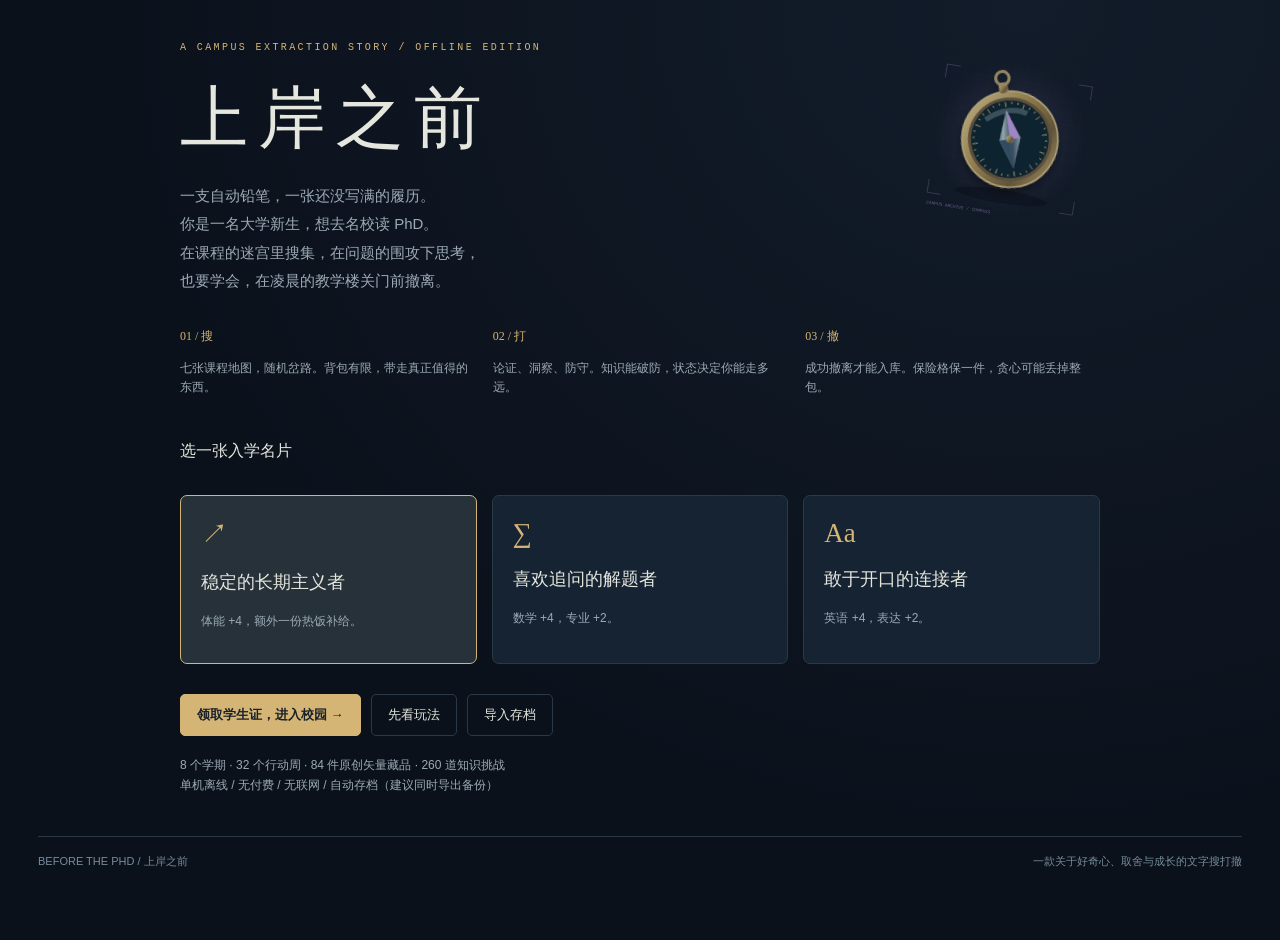
<file: index.html>
<!doctype html>
<html lang="zh-CN"><head><meta charset="UTF-8"><meta name="viewport" content="width=device-width, initial-scale=1.0"><meta name="theme-color" content="#0b111b"><title>上岸之前 · PhD 搜打撤</title><style>:root{color-scheme:dark;--bg:#0b111b;--panel:#111c29;--line:#2a3947;--ink:#e5e7df;--muted:#9baab5;--gold:#d4b575;--green:#85c8ad;--red:#e59a94;--blue:#87b8e2;font-family:Inter,'Segoe UI','Microsoft YaHei',sans-serif;font-size:14px;line-height:1.65}
*{box-sizing:border-box}body{margin:0;background:var(--bg);color:var(--ink);background-image:radial-gradient(ellipse at 80% 0,#20324855,transparent 65%);min-height:100vh}button,input,select{font:inherit}button{color:inherit;cursor:pointer}button:focus-visible,a:focus-visible,select:focus-visible{outline:2px solid var(--gold);outline-offset:4px}button:disabled{opacity:.38;cursor:not-allowed}button{transition:background .15s,transform .15s}button:hover:not(:disabled){filter:brightness(1.14)}.shell{max-width:1500px;margin:auto;padding:0 38px 36px}.topbar{display:flex;align-items:center;justify-content:space-between;gap:20px;min-height:91px;border-bottom:1px solid var(--line)}.brand{display:flex;align-items:center;gap:13px}.brand-mark{font-family:serif;font-size:31px;color:var(--gold);width:44px;height:48px;border:1px solid #917c4c66;text-align:center}.brand strong{font-family:'Songti SC','SimSun',serif;font-size:25px;letter-spacing:4px}.eyebrow{font:10px/1.6 'Consolas',monospace;letter-spacing:2.4px;color:var(--gold);text-transform:uppercase}.top-info{display:flex;gap:28px;align-items:center}.top-info b{display:block;font-size:18px;font-weight:500;color:var(--ink)}.sub{color:var(--muted);font-size:12px}.layout{display:grid;grid-template-columns:178px minmax(0,1fr);gap:34px;padding-top:27px}.sidebar{display:flex;flex-direction:column;gap:6px}.nav{background:transparent;border:0;text-align:left;color:var(--muted);padding:12px 14px;display:flex;gap:12px;align-items:center;border-radius:5px}.nav.active{background:#1e2e39;color:var(--ink);box-shadow:inset 2px 0 var(--gold)}.nav span:first-child{width:20px;color:var(--gold)}.sidebar .aside-note{margin-top:22px;padding:17px 12px;border-top:1px solid var(--line);font-size:12px;color:var(--muted)}.sidebar .utility{margin-top:auto;padding-top:24px}.btn{border:1px solid #43535f;background:#192632;border-radius:5px;padding:9px 16px;font-size:13px;display:inline-flex;justify-content:center;align-items:center;gap:8px;min-height:40px}.btn.primary{background:var(--gold);color:#19222a;border-color:var(--gold);font-weight:600}.btn.danger{color:var(--red);border-color:#654348}.btn.ghost{background:transparent;border-color:var(--line)}.btn.small{padding:5px 10px;min-height:32px;font-size:12px}.row{display:flex;gap:10px;align-items:center;flex-wrap:wrap}.spread{justify-content:space-between}.page-head{display:flex;justify-content:space-between;align-items:flex-end;gap:18px;margin:2px 0 24px}.page-head h1{font-family:'Songti SC','SimSun',serif;font-size:30px;font-weight:400;line-height:1.3;margin:4px 0 9px}.page-head p{margin:0;color:var(--muted);font-size:13px}.tag{display:inline-block;border:1px solid #435447;font-size:11px;padding:3px 8px;letter-spacing:.8px;color:var(--green);border-radius:3px}.muted{color:var(--muted)}.gold{color:var(--gold)}.good{color:var(--green)}.bad{color:var(--red)}.vitals{display:grid;grid-template-columns:repeat(3,1fr);gap:22px;margin-bottom:25px}.vital .row{margin-bottom:7px;justify-content:space-between;font-size:12px}.vital b{font-family:Consolas,monospace;font-weight:400}.track{height:4px;background:#253342;border-radius:10px;overflow:hidden}.track i{display:block;height:100%;background:var(--green);transition:width .35s}.track.focus i{background:var(--blue)}.track.stress i{background:#c69b81}.home-grid{display:grid;grid-template-columns:minmax(0,1.5fr) minmax(255px,1fr);gap:20px}.panel{border:1px solid var(--line);background:linear-gradient(120deg,#152330b3,#111b2899);border-radius:8px;padding:22px}.panel h2,.section-title{font-size:16px;font-weight:500;margin:0 0 16px}.lead-panel{padding:30px;position:relative;overflow:hidden;min-height:276px}.lead-panel:after{content:'∇';position:absolute;right:10px;top:-38px;font-family:serif;font-size:270px;color:#9fbcbd08;pointer-events:none}.lead-panel h2{font:32px/1.45 'Songti SC','SimSun',serif;position:relative;margin:14px 0}.lead-panel p{max-width:400px;font-size:13px;color:#a9b8c1;margin-bottom:24px}.lead-panel>*{position:relative;z-index:1}.stats-grid{display:grid;grid-template-columns:repeat(2,1fr);gap:13px 25px}.stat{display:flex;justify-content:space-between;border-bottom:1px solid #34425055;padding-bottom:8px}.stat b{font-family:Consolas,monospace;color:var(--gold);font-weight:400}.section{margin-top:26px}.equip-row{display:grid;grid-template-columns:repeat(3,1fr);gap:12px}.equip-slot{display:flex;align-items:center;gap:10px;background:#111c29;border:1px solid var(--line);border-radius:7px;padding:8px;text-align:left;min-height:90px;min-width:0}.equip-slot .item-art{width:80px;flex-shrink:0}.equip-slot .name{font-size:12px}.equip-slot small{color:var(--muted);font-size:11px}.log{font-size:12px;color:#b2c0c7;display:grid;gap:10px}.log p{margin:0;padding:0 0 10px 15px;border-bottom:1px solid #2a394755;position:relative}.log p:before{content:'';width:4px;height:4px;position:absolute;left:0;top:8px;border-radius:50%;background:var(--gold)}.log p:first-child{color:var(--ink)}.map-grid{display:grid;grid-template-columns:repeat(2,minmax(0,1fr));gap:15px}.map-card{padding:22px;background:#13202c;border:1px solid var(--line);border-radius:7px;position:relative;overflow:hidden}.map-card .symbol{font:57px/1.2 Georgia,serif;color:#9aaebc33;position:absolute;right:18px;top:16px}.map-card h2{font:22px/1.3 'SimSun',serif;margin:8px 0 12px}.map-card p{font-size:12px;color:var(--muted);min-height:22px}.map-card .btn{margin-top:14px}.seg{display:flex;gap:4px;background:#101a24;padding:4px;border:1px solid var(--line);border-radius:6px}.seg button{background:none;border:0;color:var(--muted);padding:7px 13px;border-radius:3px;font-size:12px}.seg button.active{background:#31404b;color:var(--ink)}.item-grid{display:grid;grid-template-columns:repeat(4,minmax(0,1fr));gap:14px}.item-card{text-align:left;border:1px solid #35434f;border-radius:7px;padding:0;background:linear-gradient(160deg,#172432,#101a27);overflow:hidden;position:relative;min-width:0}.item-card:before{content:'';position:absolute;inset:0 20% auto;height:1px;background:var(--rarity);opacity:.7}.item-card:hover{transform:translateY(-3px);border-color:var(--rarity)}.item-art{display:block;width:100%;height:auto}.item-card .item-copy{padding:4px 13px 13px}.item-card .name{font-size:12px;color:var(--ink);margin:2px 0 7px;line-height:1.5}.item-card .rarity{font-size:10px;letter-spacing:1px;color:var(--rarity)}.item-card .count{position:absolute;top:10px;right:10px;font:11px Consolas,monospace;background:#0c1622bf;padding:3px 5px;border-radius:3px;color:var(--muted)}.filter{margin-bottom:20px}.item-card .meta{font-size:10px;color:var(--muted)}.raid-grid{display:grid;grid-template-columns:minmax(0,1.7fr) minmax(245px,1fr);gap:20px}.scene{min-height:320px;position:relative}.scene h2{font:26px/1.45 'SimSun',serif;margin:16px 0}.scene p{font-size:13px;color:#b6c4cc;line-height:1.9}.scene .route-buttons{display:grid;grid-template-columns:1fr 1fr;gap:12px;margin:22px 0}.route{padding:17px;text-align:left;background:#192b39;border:1px solid #435361;border-radius:5px}.route b{display:block;font-size:14px;font-weight:500;margin:4px 0}.route small{display:block;font-size:11px;color:var(--muted)}.route .number{font:11px Consolas,monospace;color:var(--gold)}.raid-progress{display:flex;gap:5px;margin-bottom:20px}.raid-progress span{height:4px;flex:1;background:#293644}.raid-progress span.on{background:var(--gold)}.route-foot{border-top:1px solid var(--line);padding-top:15px;margin-top:18px}.mini-item{display:flex;gap:9px;align-items:center;border-bottom:1px solid var(--line);padding:8px 0}.mini-item .art-btn{padding:0;background:transparent;border:0;width:56px;flex-shrink:0}.mini-item .text{flex:1;font-size:12px;min-width:0}.mini-item .btn{padding:3px 7px;min-height:28px}.empty{padding:35px 15px;text-align:center;color:var(--muted);font-size:13px;border:1px dashed #3a4b59;border-radius:5px}.combat-banner{font-size:12px;padding:10px 13px;border-left:2px solid var(--red);background:#442c3133;margin:16px 0}.enemybar{height:8px;background:#302f38;border-radius:2px;overflow:hidden}.enemybar i{display:block;height:100%;background:#cb9389;transition:width .25s}.combat-actions{display:grid;grid-template-columns:1fr 1fr;gap:10px;margin-top:20px}.quiz-answer{display:block;width:100%;text-align:left;padding:13px 15px;background:#192a37;border:1px solid #3b5160;border-radius:5px;margin-top:10px;line-height:1.6}.quiz-answer span{color:var(--gold);margin-right:12px;font-family:monospace}.feedback{padding:18px;border-left:2px solid var(--green);background:#28413733;margin:20px 0}.feedback.wrong{border-color:var(--red);background:#4a2c3333}.raid-supplies{margin-top:20px;border-top:1px solid var(--line);padding-top:15px}.project-grid{display:grid;grid-template-columns:1fr 1fr;gap:16px}.project-grid h2{font-size:17px}.project-grid p{font-size:12px;color:var(--muted)}.recipe{display:flex;flex-wrap:wrap;gap:6px;margin:20px 0}.recipe span{padding:4px 7px;background:#0c1620;font-size:11px;border-radius:3px}.shop-grid{display:grid;grid-template-columns:repeat(3,1fr);gap:15px}.shop-grid h2{margin:10px 0;font-size:18px}.shop-symbol{font-size:32px;color:var(--gold)}details{border-bottom:1px solid var(--line);padding:14px 0}summary{cursor:pointer;color:#cfdbdf;font-size:14px}details p{font-size:13px;color:var(--muted)}.result{border-color:#6a7553;padding:24px;margin-bottom:22px;background:linear-gradient(120deg,#263c3233,#18222d)}.result h2{margin:0 0 8px;font:22px 'SimSun',serif}.result p{font-size:13px;color:var(--muted)}.welcome{max-width:920px;margin:40px auto}.welcome .hero-title{font:68px/1.2 'SimSun',serif;letter-spacing:10px;margin:22px 0}.welcome .intro{max-width:620px;color:var(--muted);font-size:15px;line-height:1.9}.welcome .start-grid{display:grid;grid-template-columns:repeat(3,1fr);gap:15px;margin:30px 0}.origin{padding:20px;background:#152332;border:1px solid var(--line);border-radius:7px;text-align:left}.origin.selected{border-color:var(--gold);background:#263139}.origin h3{font:18px 'SimSun',serif}.origin p{font-size:12px;color:var(--muted)}.origin .symbol{font:27px Georgia;color:var(--gold)}.welcome .hero-art{width:180px;float:right;transform:rotate(9deg);opacity:.8}.welcome .rules{display:grid;grid-template-columns:repeat(3,1fr);gap:18px;margin:28px 0}.rules p{font-size:12px;color:var(--muted)}.rules b{font:12px Consolas;color:var(--gold)}dialog{width:min(780px,calc(100% - 28px));max-height:90vh;background:#14202d;color:var(--ink);border:1px solid #526371;border-radius:12px;padding:0;box-shadow:0 30px 100px #0009}dialog::backdrop{background:#050a12bd;backdrop-filter:blur(7px)}.modal-head{display:flex;justify-content:space-between;align-items:center;padding:16px 23px;border-bottom:1px solid var(--line)}.modal-head span{color:var(--muted);font-size:11px;letter-spacing:2px}.modal-content{padding:25px}.inspect-grid{display:grid;grid-template-columns:1fr 1fr;gap:28px;align-items:center}.inspect-art{perspective:700px;border-radius:8px;background:radial-gradient(ellipse,#293e4b66,#0d182466);overflow:hidden;touch-action:pan-y}.inspect-art .item-art{transition:transform .15s;will-change:transform}.inspect-info h2{font:24px/1.5 'SimSun',serif;margin:6px 0 15px}.inspect-info .lore{font-size:13px;color:#bec7c6;line-height:1.9;font-family:'SimSun',serif;border-left:2px solid var(--gold);padding-left:14px}.inspect-info .material{font-size:11px;color:var(--muted)}.effect{display:flex;justify-content:space-between;font-size:13px;padding:7px 0;border-bottom:1px solid var(--line)}.effect b{color:var(--green);font-weight:400}.inspect-actions{margin-top:20px}.notice{padding:10px 15px;background:#293f3433;border:1px solid #516252;border-radius:5px;color:#bed7ca;font-size:12px;margin:0 0 18px}.ending h2{font:30px/1.5 'SimSun',serif}.ending p{color:var(--muted)}.path-meter{height:5px;background:#2c3945;margin:10px 0}.path-meter i{display:block;height:100%;background:var(--gold)}.footer{margin-top:30px;border-top:1px solid var(--line);padding-top:15px;font-size:11px;color:#768c9c;display:flex;justify-content:space-between;gap:15px}.toast{position:fixed;bottom:25px;left:50%;transform:translateX(-50%);z-index:10;background:#263c46;border:1px solid #6f9a91;color:var(--ink);padding:12px 25px;max-width:90%;border-radius:7px;box-shadow:0 10px 35px #0008;font-size:13px}.sr-only{position:absolute;width:1px;height:1px;overflow:hidden;clip-path:inset(50%)}select{color:var(--ink);background:#192936;border:1px solid #435563;border-radius:5px;padding:8px;max-width:100%}a{color:var(--gold)}.keyhint{color:#7e929f;font-size:11px}.intro small{font-size:11px}.danger-text{color:var(--red)}
@media(min-width:1350px){.item-grid{grid-template-columns:repeat(5,minmax(0,1fr))}}
@media(max-width:1050px){.shell{padding:0 23px 25px}.layout{grid-template-columns:145px minmax(0,1fr);gap:22px}.item-grid{grid-template-columns:repeat(3,minmax(0,1fr))}.home-grid,.raid-grid{grid-template-columns:1fr}.raid-grid>.panel:last-child{min-height:0}.equip-slot{flex-direction:column;align-items:flex-start}.equip-slot .item-art{width:90px}.top-info{gap:16px}.lead-panel{min-height:240px}}
@media(max-width:720px){.shell{padding:0 16px 20px}.topbar{min-height:85px;gap:10px}.brand strong{font-size:21px;letter-spacing:2px}.brand-mark{display:none}.eyebrow{font-size:9px;letter-spacing:1.4px}.top-info{gap:12px}.top-info .sub{font-size:10px}.top-info b{font-size:14px}.top-info .save-indicator{display:none}.layout{display:block;padding-top:14px}.sidebar{display:flex;flex-direction:row;flex-wrap:wrap;gap:3px;margin-bottom:25px}.nav{padding:7px 10px;font-size:12px;gap:6px}.nav span:first-child{width:auto}.sidebar .aside-note{display:none}.sidebar .utility{display:flex;margin:0;padding:0;gap:4px}.sidebar .utility .btn{font-size:11px;min-height:31px;padding:4px 9px}.page-head{align-items:flex-start;flex-wrap:wrap;margin-bottom:20px}.page-head h1{font-size:27px}.panel{padding:18px}.map-grid,.project-grid{grid-template-columns:1fr}.vitals{gap:12px}.vital .row{font-size:11px}.item-grid{grid-template-columns:repeat(2,minmax(0,1fr));gap:11px}.shop-grid{grid-template-columns:1fr}.welcome{margin:25px auto}.welcome .hero-title{font-size:45px;letter-spacing:5px}.welcome .hero-art{width:115px}.welcome .intro{font-size:13px}.welcome .start-grid{grid-template-columns:1fr;gap:10px}.origin{padding:14px}.origin h3{display:inline-block;margin:5px 10px}.origin p{margin:5px 0}.welcome .rules{gap:12px}.inspect-grid{grid-template-columns:1fr}.inspect-art{max-width:270px;margin:auto}.modal-content{padding:18px}.inspect-info h2{font-size:22px}.inspect-grid{gap:10px}.equip-row{gap:8px}.equip-slot{padding:7px}.equip-slot .item-art{width:70px}.equip-slot .name{font-size:11px}.scene .route-buttons{gap:9px}.route{padding:12px}.footer{display:block}.lead-panel h2{font-size:27px}.btn{padding:9px 12px}.keyhint{display:none}}
@media(prefers-reduced-motion:reduce){*,*:before,*:after{transition:none!important;animation:none!important}}
.difficulty{flex-wrap:wrap}.rate-panel{margin-bottom:22px}.rate-grid{display:grid;grid-template-columns:repeat(6,minmax(0,1fr));gap:12px;margin:20px 0}.rate-grid div{background:#0e1723;padding:14px 10px;border-radius:5px}.rate-grid span{display:block;font-size:11px}.rate-grid b{display:block;font:20px Consolas,monospace;margin:8px 0}.rate-grid small{color:var(--muted);font-size:11px}.tech-tree{display:grid;grid-template-columns:repeat(3,minmax(0,1fr));gap:20px}.branch-head{padding:15px 5px;border-bottom:1px solid var(--gold);margin-bottom:22px}.branch-head h2{font:22px 'SimSun',serif;margin:8px 0}.tech-node{position:relative;padding:19px;border:1px solid #3e4c5d;border-radius:7px;background:linear-gradient(135deg,#1b2c39,#141f2b);margin-bottom:23px;min-height:259px}.tech-node:not(:last-child):after{content:'↓';position:absolute;bottom:-24px;left:50%;color:var(--gold)}.tech-node.invested{border-color:#7a865e}.tech-node.locked{background:#111d28}.tech-node h3{font-size:15px;font-weight:500;margin:0}.tech-node p{font-size:12px;line-height:1.8;min-height:43px;color:#c4d0d5}.tech-pips{display:flex;gap:5px;margin:15px 0}.tech-pips i{height:5px;flex:1;background:#3b4651}.tech-pips .on{background:var(--green)}.procurement{display:grid;grid-template-columns:1fr 1fr;gap:12px 25px}.procurement>.row{padding-bottom:10px;border-bottom:1px solid var(--line);font-size:12px}.save-text{display:block;width:100%;height:120px;background:#0b1621;border:1px solid #526575;color:var(--ink);font:12px/1.5 Consolas,monospace;margin:15px 0;padding:12px;resize:vertical}.item-card[style*="#fa778b"]{background:linear-gradient(135deg,#302031,#131e2c);border-color:#854455;box-shadow:inset 0 0 25px #782d3b14}.item-card[style*="#fa778b"]:before{height:2px;box-shadow:0 0 12px #fa778b88}.rate-panel p{overflow-wrap:anywhere}
@media(max-width:1100px){.tech-tree{grid-template-columns:1fr}.tech-branch{display:grid;grid-template-columns:1fr 1fr;gap:15px}.branch-head{grid-column:1/-1}.tech-node{margin:0;min-height:245px}.tech-node:not(:last-child):after{display:none}.rate-grid{grid-template-columns:repeat(3,1fr)}}
@media(max-width:720px){.tech-branch{display:block}.tech-node{margin-bottom:20px;min-height:0}.tech-node:not(:last-child):after{display:block}.procurement{grid-template-columns:1fr}.rate-grid{gap:8px}.rate-grid b{font-size:17px}.rate-grid div{padding:10px 8px}.difficulty button{padding:6px 8px}.page-head .tag{white-space:normal}select{max-width:100%}}
/* V2.1: inventory selection stays outside the inspect button. */
.bulk-panel{margin-bottom:20px}.bulk-panel select{max-width:100%;padding:7px;background:#132432;color:var(--text);border:1px solid #425365;border-radius:6px}.sale-card{min-width:0;border:1px solid transparent;border-radius:8px}.sale-card.chosen{border-color:#d7b978;background:#d7b97810}.sale-card>.item-card{width:100%;height:calc(100% - 62px)}.sale-controls{display:flex;align-items:center;justify-content:space-between;gap:5px;flex-wrap:wrap;padding:10px 6px;font-size:12px;min-height:62px;box-sizing:border-box}.sale-controls input[type=checkbox]{accent-color:#d7b978;width:17px;height:17px;vertical-align:middle}.sale-quantity input{width:48px;padding:5px;color:inherit;background:#132432;border:1px solid #425365;border-radius:4px}.sale-review{max-height:45vh;overflow:auto}.sale-review>.row{padding:8px 0;border-bottom:1px solid #ffffff12}
.prismatic-card{border-color:#bab9f7!important;background:linear-gradient(140deg,#3b243e,#193847 50%,#3b3040)!important}.prismatic-card:before{background:linear-gradient(90deg,#ff9aaf,#fae18e,#8feacb,#8ecbff,#dca4ff)!important;height:3px!important;inset:0!important}.prismatic-card .rarity{color:#eed2ff}.prismatic-note{border-left:2px solid #c6b6ff;padding-left:12px;color:#d9c9ef!important;font-size:12px}.prism-orbits{transform-origin:120px 108px;animation:stellar 20s linear infinite}@keyframes stellar{to{transform:rotate(360deg)}}@media(prefers-reduced-motion:reduce){.prism-orbits{animation:none}}.tech-tree.single-branch{grid-template-columns:minmax(0,1fr);max-width:800px}.tech-tree.single-branch .tech-branch{display:grid;grid-template-columns:repeat(2,minmax(0,1fr));gap:18px}.tech-tree.single-branch .branch-head{grid-column:1/-1}.tech-tree.single-branch .tech-node:after{display:none}.goal-card.tracked{border-color:var(--gold)}.combo-track{display:flex;gap:8px;flex-wrap:wrap;margin:18px 0}.combo-track span{padding:6px 10px;border:1px solid #405166;border-radius:5px;font-size:12px;color:var(--muted)}.combo-track .done{border-color:var(--green);color:var(--green)}.combo-track .current{border-color:#ef9eb3;color:#efbac9;background:#4a23334d}@media(max-width:720px){.tech-tree.single-branch .tech-branch{display:block}.bulk-panel .row{align-items:flex-start}.bulk-panel .btn{white-space:normal}.sale-controls{min-height:84px}.sale-card>.item-card{height:calc(100% - 84px)}}
</style></head><body>
<div id="app"></div><dialog id="modal" aria-label="物品与游戏详情"></dialog><div id="toast" class="toast" role="status" hidden></div><div class="sr-only" id="announcer" aria-live="polite"></div><input id="import-file" type="file" accept="application/json,.json" hidden>
<script>const GAME_DATA = (() => {
const items = [
 ['pencil','自动铅笔 · 0.5','tool',0,'pen',18,{power:2},'笔尖的每一次推进，都是你对空白页的一次反抗。','铝合金笔杆 / 石墨芯'],
 ['calc','旧款科学计算器','tool',1,'calc',45,{power:4,guard:1},'学长只留下了一句：先检查角度制。','磨砂树脂 / 琥珀液晶'],
 ['tablet','墨水屏文献终端','tool',2,'tablet',100,{power:6,insight:2},'高亮了八百段，终于开始读第一段。','阳极氧化铝 / 电子墨水'],
 ['spectro','便携光谱仪','tool',3,'scope',170,{power:9,guard:2},'它能分辨光，也提醒你分辨信号与噪声。','钛灰机身 / 镀膜光学玻璃'],
 ['penGold','导师赠予的钢笔','tool',4,'pen',260,{power:11,insight:3},'附言不是“发篇顶刊”，而是“把问题想清楚”。','乌木漆 / 镀金笔尖'],
 ['shoes','回弹跑鞋','charm',1,'shoe',45,{guard:2,hp:12},'科研是长跑。真的需要先跑一跑。','织物鞋面 / 发泡中底'],
 ['coffee','保温咖啡杯','charm',1,'cup',38,{focus:12,insight:1},'咖啡并不替代睡眠；这个杯子也可以装温水。','拉丝不锈钢 / 硅胶握环'],
 ['badge','办公室通行徽章','charm',2,'badge',90,{guard:3,insight:2},'敢于敲门，问一个认真准备过的问题。','珐琅 / 黄铜 / 编织挂绳'],
 ['compass','问题意识罗盘','charm',3,'compass',145,{power:3,insight:3},'指针不指向热点，它指向“为什么”。','黄铜蚀刻 / 蓝宝石色镜片'],
 ['letter','一封具体的推荐信','charm',4,'letter',240,{guard:5,insight:4},'信里写着你如何发现错误、如何合作、如何重新开始。','棉质信纸 / 火漆封印'],
 ['bag','帆布双肩包','pack',0,'bag',22,{capacity:2},'口袋里有橡皮屑、食堂小票和整个未来。','粗织帆布 / 黄铜扣'],
 ['fieldbag','科研远征背包','pack',2,'bag',110,{capacity:5,guard:1},'分区收纳不是强迫症，是撤离时的生存技能。','防泼水织物 / 皮革护角'],
 ['notebook','有边注的课堂笔记','material',0,'book',14,{},'真正值钱的不是抄下的结论，而是页边那个问号。','再生纸 / 手写边注'],
 ['proof','闭合的证明链','material',2,'scroll',48,{},'每个“显然”都经过追问，直到没有藏起来的台阶。','象牙色稿纸 / 金属纸夹'],
 ['vocab','学术表达卡组','material',1,'cards',24,{},'Claim → Evidence → Limitation。短句也能承载复杂思想。','厚卡纸 / 靛蓝索引'],
 ['abstract','精修英文摘要','material',2,'letter',52,{},'删去夸张的形容词，留下可核对的信息。','纤维纸 / 蓝黑墨水'],
 ['energy','训练日志','material',1,'book',22,{},'今天比昨天多走一步，也算有效进展。','软皮封面 / 汗渍书签'],
 ['credit','结课凭证','material',0,'cards',18,{},'这门课水不水，取决于你有没有真的留下些什么。','压纹卡纸 / 学院印章'],
 ['data','带元数据的样本','material',1,'vial',28,{},'时间、条件、单位、来源齐全。终于不是“最终版2”。','硼硅玻璃 / 防拆封口'],
 ['code','可复现实验脚本','material',2,'chip',55,{},'固定随机种子，记录依赖版本，也记录失败。','电路板 / 金色触点'],
 ['negative','诚实的阴性结果','material',2,'vial',42,{},'没有支持原假设，不代表没有得到知识。','烟灰玻璃 / 手写标签'],
 ['poster','学术海报草稿','material',2,'scroll',50,{},'一句话说清问题，比塞满四十张图更难。','哑光纸 / 木质轴芯'],
 ['replica','独立复现证据','material',3,'chip',95,{},'另一个人，在另一个环境里，得到了相容的结果。','陶瓷基板 / 铜线回路'],
 ['idea','值得追问的问题','material',3,'compass',80,{},'它不保证轰动，但有边界、能检验、与你有关。','黄铜 / 透明晶体']
].map(([id,name,slot,rarity,icon,value,stats,lore,material])=>({id,name,slot,rarity,icon,value,stats,lore,material}));
const maps = [
 {id:'math',name:'极限回廊',subject:'大学数学',icon:'∑',desc:'黑板上的 ε 从不答应“差不多”。',stat:'math',enemy:'量词守门人',loot:['notebook','proof','calc','compass'],boss:'线性代数 · 零空间馆长'},
 {id:'english',name:'长难句档案馆',subject:'大学英语',icon:'Aa',desc:'在转折词后面，寻找作者真正的态度。',stat:'english',enemy:'长难句拟态怪',loot:['vocab','abstract','coffee','tablet'],boss:'Reviewer 2 · 语义裁决者'},
 {id:'sport',name:'晨雾运动场',subject:'体育',icon:'↗',desc:'配速、恢复、坚持。没有捷径，也不用每天冲刺。',stat:'fitness',enemy:'配速失控兽',loot:['energy','shoes','bag','notebook'],boss:'八百米 · 最后一圈'},
 {id:'elective',name:'签到迷宫',subject:'各类水课',icon:'◎',desc:'电影鉴赏、信息素养、演讲：摸鱼之外仍有宝藏。',stat:'social',enemy:'划水小组长',loot:['credit','vocab','badge','poster'],boss:'小组作业 · 消失的组员'},
 {id:'stem',name:'STEM 实验塔',subject:'STEM 专业课',icon:'⚛',desc:'从单位到模型，从假设到适用边界。',stat:'stem',enemy:'量纲混乱体',loot:['data','code','calc','spectro'],boss:'跨学科 · 模型审判官'},
 {id:'lab',name:'凌晨两点实验室',subject:'科研实习',icon:'⌬',desc:'异常结果不是怪物；忽视异常才是。',stat:'research',enemy:'不可复现幽灵',loot:['data','negative','code','replica'],boss:'重复实验 · 噪声巨像'},
 {id:'conference',name:'海报会场',subject:'学术交流',icon:'✦',desc:'带着问题来，带着反馈走。这里不是名片竞赛。',stat:'social',enemy:'电梯演讲倒计时',loot:['poster','abstract','idea','letter'],boss:'委员会 · 三分钟问答'}
];
// 正确选项位置在呈现时打乱。解释在每次作答后显示。
const quizzes = {
 math:[
 ['若函数在某点可导，则它在该点一定？',['连续','导数连续','取得极值'],'可导蕴含连续，反之不成立；导数本身也未必连续。'],
 ['方阵 A 的行列式不为 0，意味着？',['A 可逆','A 的元素全非零','A 一定正定'],'行列式非零等价于满秩与可逆，但不保证正定。'],
 ['独立重复抛公平硬币，连续五次正面后下一次正面概率？',['1/2','小于 1/2','大于 1/2'],'独立试验不“补偿”过去结果。认为该轮到反面是赌徒谬误。'],
 ['∫₀¹ 2x dx 等于？',['1','2','1/2'],'原函数为 x²，代入上下限得到 1。积分可理解为累积量。'],
 ['随机变量 X 的方差为 4，则 3X 的方差为？',['36','12','7'],'Var(aX)=a²Var(X)，平移则不改变方差。'],
 ['对称矩阵的不同特征值对应的特征向量？',['互相正交','一定相同','一定各分量均为正'],'实对称矩阵的不同特征值对应特征向量正交，是谱分解的重要性质。'],
 ['一个反例可以做什么？',['推翻全称命题','证明所有情形成立','证明命题毫无价值'],'“对所有 x 成立”的断言，一个满足前提但不满足结论的例子即可推翻。'],
 ['梯度指向局部的哪个方向？',['函数增长最快的方向','函数下降最快的方向','等高线切向'],'在欧氏度量下，非零梯度指向最陡上升方向；负梯度用于下降。']
 ],
 english:[
 ['论文中的 “However” 通常提示？',['转折或限制','必然的因果','同义重复'],'转折词常揭示论点的边界或作者与前述观点的区别。'],
 ['“The results suggest …” 更接近？',['结果提示……','结果毫无疑问地证明……','结果否定一切……'],'suggest 表示支持某种推测，语气弱于 prove，不要翻译成绝对证明。'],
 ['哪一句更适合描述有限的实验结果？',['X was associated with Y in this sample.','X always causes Y.','Everyone knows X is best.'],'样本内关联不等于普遍因果。范围明确的表达更准确。'],
 ['“Although the model is simple, it performs well.” 的主句是？',['it performs well','Although the model is simple','the model'],'although 引导让步从句。先找主句能更快抓住长句主干。'],
 ['学术阅读遇到生词，第一步通常可以？',['结合上下文判断是否影响主旨','立即逐个查完所有词','直接放弃整段'],'先抓论证结构；对关键术语再查证，避免被低价值生词拖住。'],
 ['“robust to noise” 指？',['对噪声有一定稳健性','完全不含噪声','噪声越大必然越好'],'robust 常指在扰动下仍保持一定性能，仍需说明噪声范围和测试条件。'],
 ['“We failed to reject the null hypothesis” 意味着？',['证据不足以拒绝原假设','已证明原假设正确','实验绝对失败'],'未拒绝不等于证实，可能与样本量、效应大小和检验功效有关。'],
 ['写英文摘要时，最有用的结构是？',['问题、方法、主要结果与局限','堆砌高级形容词','只写研究很重要'],'摘要应让读者快速知道做了什么、发现什么以及适用边界。']
 ],
 sport:[
 ['为长跑分配体力，较合理的方式是？',['按能力制定稳定配速','开头全速直到力竭','忽视身体反馈'],'稳定配速与渐进训练比盲目冲刺更易持续。游戏数值不是训练处方。'],
 ['训练后恢复属于？',['训练过程的一部分','意志薄弱的表现','可以无限省略的环节'],'适应发生于训练与恢复的共同作用，长期缺乏恢复会影响表现。'],
 ['运动中突然出现明显胸痛或眩晕，应当？',['停止运动并寻求帮助','加速突破极限','靠咖啡撑过去'],'这是安全常识题：出现明显异常应停止活动并求助，不能把危险信号当作挑战。'],
 ['逐步增加训练负荷的主要目的？',['让身体有机会适应','确保每天刷新极限','跳过基本动作学习'],'循序渐进帮助匹配当前能力；个体训练安排应考虑实际情况。'],
 ['团队球类运动中，沟通通常能？',['帮助协调位置和分工','代替全部训练','保证每场获胜'],'清晰沟通改善协作，但不能保证结果。'],
 ['久坐学习间隙，合理的做法是？',['适时起身活动','持续忍耐直到考试结束','只增加咖啡摄入'],'让学习间隙包含适量活动，长期安排需符合自己的身体情况。']
 ],
 elective:[
 ['小组作业刚开始，最值得先做的是？',['明确目标、分工和检查节点','等截止日再讨论','把任务全交给最强的人'],'透明分工与中途检查能更早发现风险，也更公平。'],
 ['看到一张没有来源的惊人图表，应该？',['查数据来源、坐标与样本','先转发再说','只看配色判断可信度'],'图表的可信度依赖来源和方法，截断坐标或选择性样本都可能误导。'],
 ['引用别人观点的合适方式？',['注明来源并区分原文与自己的分析','换几个词就当原创','只写“网上说”'],'可追溯的引用承认他人贡献，也让读者检查依据。'],
 ['“相关性”直接说明？',['两个量在样本中一起变化','一个量必然造成另一个量','不存在混杂因素'],'观察到相关关系后，仍要考虑混杂、反向因果和偶然性。'],
 ['评价一部电影时，哪种分析更有依据？',['结合镜头、叙事与具体片段','只说好看或难看','只看票房'],'主观感受可以成为起点，具体文本证据让讨论更深入。'],
 ['口头演讲时间有限，应优先？',['一个核心观点和必要证据','把幻灯片逐字读完','不断加速直到说不清'],'听众记住结构和关键证据，比接收密集信息更重要。']
 ],
 stem:[
 ['一个公式等号两侧单位不一致，通常说明？',['公式或变量定义需要检查','只是排版问题','可以靠更多数据修复'],'量纲一致是基本检查，但一致本身也不证明模型正确。'],
 ['机器学习测试集应该用来？',['在建模决策完成后评估泛化','反复调参直到分数最高','直接训练模型'],'反复依据测试集调整模型会泄漏信息；调参一般使用验证集。'],
 ['催化剂在给定温度下通常改变的是？',['反应路径与速率','热力学平衡常数','元素守恒定律'],'催化剂提供不同路径并改变速率，不改变该温度下反应的平衡常数。'],
 ['理想气体方程 PV=nRT 中温度应使用？',['开尔文','摄氏温度数值','华氏温度数值'],'热力学温度使用 K。实际气体是否适用理想近似还需考虑条件。'],
 ['模型在训练集表现很好，可直接说明？',['拟合了训练数据','必然理解真实机制','一定能泛化到新分布'],'训练表现不能替代独立测试，更不能单独证明科学机制。'],
 ['DNA 信息转录通常生成？',['RNA','脂肪酸','葡萄糖'],'转录生成 RNA；蛋白质合成中的翻译过程则利用 mRNA 信息。'],
 ['算法复杂度 O(n²) 描述？',['随输入规模增长的渐近上界','每次都精确运行 n² 秒','一定比任何 O(n) 程序慢'],'复杂度关注规模增长；常数和输入大小仍影响实际运行时间。'],
 ['实验测量应报告适当的不确定度，因为？',['测量值不等于无误差真值','能让结果看起来复杂','误差越大越科学'],'不确定度帮助理解精度与比较结果；需说明估计方式。']
 ],
 lab:[
 ['实验结果不支持假设，首先应？',['检查流程并如实记录','删除不满意的数据','改写假设说早已预见'],'检查质量、记录结果、区分事前假设与事后解释，都是可信研究的基础。'],
 ['可复现实验记录至少应包含？',['方法、参数、版本与数据来源','只有最好的一张图','只写运行成功'],'复现需要明确输入和过程，运行成功与结论正确是不同问题。'],
 ['多个技术重复可以完全代替独立样本吗？',['不可以','可以，次数越多越等价','只要平均值接近即可'],'技术重复主要反映测量或操作变异，不等同于独立生物样本或独立实验单元。'],
 ['p 值小于 0.05 直接代表？',['在原假设及模型假定下，所观察或更极端数据的概率较小','原假设只有 5% 概率为真','效应一定很大'],'p 值不是假设为真的概率，也不直接衡量效应大小或实际重要性。'],
 ['独立复现的结果与原研究不一致时？',['比较方法、样本和不确定度','立即指控造假','隐藏复现结果'],'差异可能来自方法、样本、统计波动等，需要具体证据来解释。'],
 ['为了支持因果判断，随机分组的作用是？',['在统计意义上帮助平衡混杂因素','保证没有任何误差','保证研究者假设正确'],'随机化有助于控制混杂，但仍要关注执行质量、样本量与测量。'],
 ['共享敏感数据之前应？',['遵守授权、伦理要求并处理隐私','为了开源直接上传原始身份信息','只改文件名'],'开放科学也有隐私、伦理和许可边界，不能以复现为由忽略这些边界。'],
 ['比较两个方法时，公平基线要求？',['匹配任务、数据划分与评价条件','故意弱化对照方法','只报告获胜的数据集'],'透明、匹配的比较条件能减少人为偏差，失败结果也值得报告。']
 ],
 conference:[
 ['被问到不知道的问题，较好的回答是？',['坦诚说明未知并提出如何验证','临时编一个自信答案','责怪提问者'],'准确划定已知与未知，比无依据的确定性更可信。'],
 ['联系潜在导师之前，首先应该？',['阅读其近期工作并判断研究契合','群发只替换姓名的邮件','只看排名不看方向'],'具体的研究契合与准备能让交流更有内容；真实申请要求以项目官方信息为准。'],
 ['海报讨论中，对方指出方法缺陷，应？',['澄清问题、记录反馈并检查','立刻争胜','把对方名字拉黑'],'高质量反馈能改进工作。礼貌并不意味着必须同意所有批评。'],
 ['描述团队项目中的贡献，应当？',['明确自己的工作并承认合作贡献','声称全部由自己完成','把作者顺序当作唯一证据'],'具体、诚实的贡献说明有助于评估能力，也尊重合作。'],
 ['选择博士项目时，除了声誉还应关注？',['研究方向、指导方式与支持条件','只看名字是否响亮','只看宣传照片'],'博士训练是长期合作。研究契合、指导环境和支持条件都影响体验。'],
 ['一分钟介绍研究，最清晰的顺序是？',['问题、方法、发现与边界','先列所有软件名称','先讲全部个人经历'],'让听众先理解问题，再解释证据与限制，更容易产生有意义的讨论。']
 ]};
const projects=[
 {id:'review',name:'一份有问题意识的文献综述',desc:'不按论文逐篇堆砌，而按问题组织证据。',cost:{notebook:2,vocab:1},gain:{research:5,english:2},money:45},
 {id:'reproduce',name:'独立复现小项目',desc:'留存数据、环境与失败记录，构建可核查的证据链。',cost:{data:2,code:1},gain:{research:7,stem:3},money:65},
 {id:'proofproject',name:'数学建模报告',desc:'明确假设、推导和误差，写出模型不能解释什么。',cost:{proof:1,notebook:2},gain:{math:6,research:3},money:50},
 {id:'posterproject',name:'跨学科海报展示',desc:'把研究问题讲清楚，邀请别人挑战你的解释。',cost:{poster:1,abstract:1,credit:1},gain:{social:5,english:4,research:3},money:70},
 {id:'open',name:'开放研究档案',desc:'把阴性结果与独立复现一起归档。没有凭空生成论文。',cost:{negative:1,replica:1,code:1},gain:{research:10,stem:4},money:90},
 {id:'proposal',name:'博士研究计划',desc:'将兴趣变成有边界、可执行、可检验的问题。',cost:{idea:1,proof:1,abstract:1},gain:{research:7,math:3,english:3},money:80}
];
return {items,maps,quizzes,projects,rarities:['朴素','精良','稀有','史诗','典藏'],stats:{math:'数学',english:'英语',fitness:'体能',social:'表达',stem:'专业',research:'科研'},slots:{tool:'工具',charm:'随身物',pack:'背包'},effects:{power:'论证',guard:'防御',hp:'体力上限',focus:'专注上限',insight:'洞察',capacity:'背包格数'}};
})();
if(typeof module!=='undefined') module.exports=require('./expansion.js')(GAME_DATA);
</script><script>/* Append-only question expansion. Legacy indices 0..N remain unchanged. */
const EXTRA_QUESTIONS={
math:`
1|极限|数列 1/n 当 n 趋于无穷时的极限是？|0|1|不存在|分母无界增长，正数项可以小于任意给定的正数，因此趋于 0。
1|导数|f(x)=x³ 的导数是？|3x²|x²|3x|幂函数求导：xⁿ 的导数为 nxⁿ⁻¹。
1|链式法则|sin(2x) 对 x 求导为？|2cos(2x)|cos(2x)|2sin(2x)|外层正弦求导后还要乘内层 2x 的导数 2。
1|积分|不定积分 ∫1/x dx 在 x≠0 的区间上为？|ln(abs(x))+C|ln(x²)+C|1/x²+C|ln(abs(x)) 在正负两侧的导数都为 1/x；积分常数不能省略。
1|矩阵|2×3 矩阵乘 3×4 矩阵，结果的形状？|2×4|3×3|2×3|内侧维数相等才能相乘，结果维数取外侧维数。
1|向量|向量 (1,2) 与 (2,-1) 的点积？|0|4|2|点积为 1×2+2×(-1)=0，两个非零向量因此正交。
1|概率|互斥事件 A、B 的并集概率为？|P(A)+P(B)|P(A)P(B)|1|互斥意味着交集为空，所以加法公式中的交集项为 0。
1|期望|离散变量 X 以相等概率取 1 和 3，期望是？|2|1.5|4|期望是按概率加权的平均值：1/2+3/2=2。
1|级数|几何级数 1+1/2+1/4+… 的和？|2|1|发散|首项为 1，公比 1/2 的绝对值小于 1，总和为 1/(1-1/2)。
1|集合|集合 A 是 B 的子集，表示？|A 中每个元素都在 B 中|B 的元素个数必然更大|A 与 B 没有交集|子集允许 A=B，不能推出 B 严格更大。
2|泰勒近似|在 x=0 附近，eˣ 的一阶泰勒近似？|1+x|x|1+x²|一阶展开为 f(0)+f'(0)x=1+x；误差从二阶开始。
2|偏导数|f(x,y)=x²y，关于 x 的偏导？|2xy|x²|2x|求 x 的偏导时将 y 当作常数。
2|秩与解|齐次线性方程 Ax=0 总有？|零解|唯一解|非零解|零向量总满足齐次方程；是否有非零解取决于列秩。
2|秩零度|A 为 3×5 满行秩矩阵，零空间维数为？|2|3|5|列数等于秩与零空间维数之和：5=3+2。
2|条件概率|P(A∩B)=0.2、P(B)=0.5，则 P(A given B)？|0.4|0.1|0.7|条件概率用交集概率除以条件事件概率，要求后者非零。
2|贝叶斯|检测阳性后患病概率还依赖什么？|基础发生率和检测性能|仅检测灵敏度|仅受检者的信心|后验概率需要先验率以及真阳性、假阳性概率，不能只看灵敏度。
2|独立性|A、B 独立且 P(A)=0.3、P(B)=0.4，交集概率？|0.12|0.7|0.1|独立事件满足 P(A∩B)=P(A)P(B)。
2|协方差|随机变量独立且二阶矩存在，协方差一定？|为 0|为 1|为负|独立推出 E(XY)=E(X)E(Y)，因此协方差为 0，反向一般不成立。
2|置信区间|重复抽样构建的 95% 置信区间，95% 指？|该构造方法长期覆盖真参数的比例|每个样本中 95% 的观测都在区间内|参数有 95% 概率随机落入这个固定区间|频率学派解释以重复抽样程序的覆盖率为对象，参数被视为固定。
2|数值计算|两相近大数相减可能导致？|有效数字损失|自动提高精度|结果一定为 0|相消可能放大相对舍入误差，应考虑等价但更稳定的公式。
3|一致收敛|函数列一致收敛比逐点收敛多要求什么？|误差控制可对整个定义域统一选择指标|每点只要能各选一个指标|每个函数必须是常数|一致收敛要求同一个 N 对定义域中所有 x 同时生效。
3|凸优化|可微凸函数的梯度为零点是？|全局最小点|一定唯一最小点|全局最大点|凸性保证驻点为全局最小点；唯一性还需更强条件，如严格凸性。
3|Hessian|无约束二阶可微函数在驻点 Hessian 正定，可判定？|严格局部极小值|全局唯一极小值|鞍点|二阶充分条件是局部结论，不能不加条件地扩大到全局。
3|特征值|一般方阵有重复特征值，是否必定可对角化？|不一定，还要看特征空间维数|一定|一定不能|几何重数不足时无法获得一组特征向量基。
3|正定性|实对称矩阵正定等价于？|全部特征值为正|全部元素为正|迹大于 0|正定意味着非零 x 的二次型 xᵀAx>0，对实对称矩阵等价于所有特征值正。
3|大数定律|在适当条件下，大数定律主要描述？|样本均值接近期望|单次观测接近期望|样本方差一定为 0|它描述平均量的稳定，不表示每次观测都接近均值。
3|中心极限定理|经典独立同分布有限方差情形中，趋近正态的是？|标准化的样本和或均值|任意单个观测值|原总体分布|中心极限定理描述标准化和的分布极限，不改变总体本身。
3|多重积分|换元积分中 Jacobian 绝对值的作用？|校正局部体积缩放|消除所有积分常数|保证积分一定收敛|坐标变换改变体积元素，绝对值避免方向反转导致体积为负。
3|正则化|在线性回归中加入 L2 惩罚主要做什么？|抑制过大的系数并改变偏差方差权衡|保证找到真实因果变量|使每个系数严格变成 0|L2 常使系数收缩，不像 L1 那样通常产生精确稀疏解。
3|反例构造|f(x)=abs(x) 在 0 点说明？|连续不必可导|可导不必连续|连续必有连续导数|左右导数分别为 -1 与 1，所以虽连续却不可导。
`,
english:`
1|逻辑连接|“Therefore” 通常引出什么？|基于前文的结论|让步条件|无关的例子|Therefore 常表示“因此”，应检查前文是否确实支持这个结论。
1|学术词汇|“a plausible explanation” 的含义？|一个有一定合理性的解释|唯一正确解释|一个已被证伪的解释|Plausible 表示看起来合理，不等于已经得到充分证实。
1|语法主干|“The samples collected yesterday were analyzed.” 的谓语是？|were analyzed|collected|yesterday|collected yesterday 是修饰 samples 的分词短语；were analyzed 才是主句谓语。
1|比较|“higher than” 表示？|比……更高|与……相等|高出固定百分比|比较级给出方向，但具体差值或比值仍需数值说明。
1|否定|“not necessarily” 应译为？|不一定|必然不|完全没有|它否定必然性，不直接断言相反命题成立。
1|数量|“approximately 20” 表示？|约 20|恰好 20|至少 20|Approximately 标明近似，不能在改写中移除不确定性。
1|单位表述|“increased by 10%” 与 “increased to 10%” 区别？|前者说增幅，后者说终值|没有区别|两者都说起始值|By 引出变化量，to 引出变化后的水平。
1|指代|阅读句中 “these findings” 时应优先？|回看前文指向哪些结果|把 findings 译成资金|默认指全文所有观点|明确指代对象有助于跟上论证，不应随意扩大范围。
1|被动语态|“The experiment was repeated.” 更强调？|实验及其被重复这一行为|操作者的个人经历|实验从未完成|被动语态可把研究对象置于主题位置，但不意味着方法信息可以缺失。
1|段落结构|主题句通常帮助读者？|把握段落中心|替代全部证据|预测精确字数|主题句为细节提供组织框架，后续仍需要证据或解释。
2|语气强度|“may contribute to” 最合适的理解？|可能对……有所贡献|独自决定……|已经排除……|May 标记可能性，contribute 也不意味着唯一原因。
2|让步辨析|“Despite the small sample, the effect was detected.” 中 despite 后是？|名词短语|完整主句|将来时助动词|Despite 常接名词或动名词；although 通常引导从句。
2|实验表述|哪句准确保留了范围限制？|The effect was observed under these conditions.|The effect occurs everywhere.|The effect has no limitations.|Under these conditions 保留了研究结果的适用条件。
2|数字解读|准确率从 80% 到 85%，增加了？|5 个百分点|5% 的相对增幅|85 个百分点|百分点是百分率的差；相对增幅为 5/80=6.25%。
2|概念辨析|“significant” 出现在统计结果中时，应核查？|是统计显著还是实际重要，并看具体定义|是否表示巨大效应|是否证明机制|同一个词可有不同语境，统计显著不等于实际效应大。
2|摘要时态|描述已经完成的具体实验，常使用？|过去时|只用将来时|所有动词都不用时态|过去时适合已完成的方法或观察；普遍事实常用现在时，需结合语境。
2|改写|Paraphrase 之后是否仍应注明原观点来源？|应当|不需要，因为换过词|只要句子短就不用|改写改变表达，不改变观点与材料的来源归属。
2|词义辨析|“consistent with the hypothesis” 表示？|与假设相容|排除了所有其他假设|假设一定正确|同一证据可能与多个解释相容，相容性不等同于唯一证实。
2|批判性阅读|“The study demonstrates X” 的强度是否可直接照搬？|应结合研究设计和证据判断|任何论文都能照搬|只看作者单位|动词强度要与证据匹配，不能仅凭作者措辞形成自己的结论。
2|衔接|“In contrast” 与 “Similarly” 的作用分别是？|对比与相似|因果与条件|总结与举例|识别这类信号词能帮助建立论证结构图。
3|条件与因果|“If A, then B” 能直接推出？|A 成立时 B 成立|B 成立时 A 必然成立|A 是 B 的唯一原因|条件命题不允许直接倒置；逻辑蕴含也不自动等于实际因果。
3|范围歧义|“Only some participants improved” 最明确表示？|改善并非发生在所有参与者身上|没有参与者改善|所有人都改善|Only some 强调范围受限，报告时还应给出具体人数与标准。
3|审稿回复|面对合理的方法疑问，最佳结构？|承认问题、说明修改、给出证据与位置|先强调期刊排名|只回复“已修改”|具体回复让审稿者能核对处理方式，未采纳时也需解释理由。
3|避免夸大|哪句最适合报告探索性发现？|This exploratory result warrants further testing.|This result settles the debate forever.|No additional evidence is needed.|探索性结果应明确标记，避免包装成已经确定的结论。
3|语义限定|“The treatment did not significantly reduce Y” 不等于？|已经证明处理对 Y 没有作用|在所用检验中未见显著降低|显著性阈值未达到|非显著结果可能来自效应小、样本不足或测量噪声，并非证明零效应。
3|阅读策略|讨论段引入 “one possible interpretation” 时，作者在？|提供一种解释而非排他结论|宣布唯一机制|给出原始测量单位|应区分观察结果与对结果的解释层次。
3|名词化|“We evaluated the model” 相比过度名词化的句子通常？|动作与执行者更清楚|一定不够正式|无法用于论文|主动动词常提高可读性；正式写作不要求把所有动作名词化。
3|比较公平性|“outperforms the baseline” 仍需补充什么？|任务、指标、测试条件与不确定度|更多赞美形容词|作者的主观满意度|超过某基线是条件化比较，必须说明具体比较框架。
3|否定范围|“Not all models generalize well” 逻辑上意味着？|至少有模型泛化不好|所有模型都泛化不好|所有模型都泛化好|Not all 否定全称断言，和 none 的含义不同。
3|术语准确|“accuracy” 和 “precision” 能在所有技术语境中互换吗？|不能，应按领域定义区分|能，永远是同义词|只要拼写不同就无法比较|测量学和分类任务对这些词有各自定义，翻译和比较前应明确语境。
`,
sport:`
1|训练原则|热身的主要作用之一是？|逐步为后续活动做好准备|保证绝不受伤|替代所有正式练习|热身帮助从静息过渡到运动，不能承诺消除所有风险。
1|训练原则|专项性原则意味着？|训练效果与练习内容有一定对应关系|任何练习效果完全相同|只练一种动作永不调整|能力迁移有边界，训练选择应考虑目标技能。
1|动作学习|学习新动作时，比较合理的顺序？|先理解和练习基本动作，再逐步增加难度|直接选最复杂版本|只看一次就追求最大强度|先建立可重复的基本动作，有利于形成技能基础。
1|配速计算|400 米跑道跑 5 圈，总距离？|2000 米|1600 米|2500 米|总距离等于每圈距离乘圈数。
1|单位换算|配速 6 分钟/公里，跑 3 公里用时？|18 分钟|9 分钟|6 分钟|在配速保持不变的前提下，用时与距离成正比。
1|团队协作|防守轮转最依赖哪种信息？|同伴位置与对手动向|只看自己的得分|看观众反应|团队行动需要共享情境，避免多人重复覆盖同一区域。
1|比赛公平|裁判暂时没发现犯规，是否就没有违反规则？|不是|是|只看能否赢球|规则约束行为本身，不取决于当场是否被发现。
1|训练记录|哪份日志更便于回顾？|记录日期、内容、持续时间与主观感受|只记“很累”|只记录最好成绩|多维记录帮助理解训练与表现的联系，避免只记峰值。
1|技能反馈|有效动作反馈通常应？|具体、可操作且不过载|只有“你不行”|同时要求改二十个细节|少量明确反馈更便于练习者理解和落实。
1|目标设置|相较“以后多运动”，哪个目标更可检查？|本周记录两次适合自己的活动|必须立即达到他人水平|永不休息|明确时间和行为的目标更容易回顾，但仍应根据实际情况调整。
2|运动学|跑完一圈回到起点，路程与位移分别？|路程为一圈长度，位移为 0|两者都为 0|两者都为一圈长度|路程记录路径长度，位移仅由起终点决定。
2|配速计算|前 1 公里 5 分钟、后 1 公里 7 分钟，平均配速？|6 分钟/公里|5 分钟/公里|7 分钟/公里|总用时 12 分钟除以总距离 2 公里。
2|统计解读|某同学一次跑得较慢，是否足以判定训练无效？|不足以，还要考虑状态与多次记录|足够|只能说明计时器坏了|单次表现有波动，趋势判断需要可比的多次观察。
2|恢复安排|训练计划中轻重交替的意义？|管理负荷与恢复|让每次训练都无效|保证所有人用同一计划|计划需兼顾刺激与恢复，不应机械追求每次最累。
2|个体差异|同样一次训练，所有人的主观负荷相同吗？|未必，能力与状态不同|必然相同|只由鞋的颜色决定|相同外部任务对不同人的内部负荷可能不同。
2|反馈方法|录像分析动作的合理用途？|观察特定动作环节并结合反馈改进|仅凭一帧诊断所有问题|代替任何实际练习|录像提供可回看的观察材料，但解释仍需动作背景。
2|团队决策|落后时队伍沟通混乱，优先可做什么？|重申当前战术与分工|互相指责|每个人随意改变规则|清晰共同目标帮助协调，情绪性责备通常不能提供行动信息。
2|测量条件|比较两次跑步成绩，哪些条件值得记录？|距离、计时方式、路线与环境|只记名次|只记衣服品牌|条件变化会影响可比性，不能把全部差异都归于能力。
2|力学|同样质量下，动量大小随速度如何变化？|与速度成正比|与速度平方成正比|不随速度变化|经典力学动量 p=mv；动能才与速度平方成正比。
2|力学|起跑时脚向后蹬地，地面对脚的水平作用力通常？|向前|也向后|始终为 0|这是作用力与反作用力的不同受力对象，不应把两力相互抵消在一个物体上。
3|实验设计|比较两种训练法，组间起始水平不同会带来？|混杂，难以只归因于训练法|自动提高说服力|证明较强组方法更好|应考虑基线差异、分配方法与其他条件，不能只比较末次结果。
3|负荷指标|外部负荷与内部负荷的关系？|外部描述完成的任务，内部描述个体反应|二者定义完全相同|内部负荷只看场地|距离、次数等常属外部指标；主观感受等反映个体反应。
3|学习迁移|一个人在固定环境动作熟练，比赛中却不稳定，说明？|技能还需适应变化情境|练习一定没有意义|只要重复次数多就绝不会发生|比赛增加决策、压力与环境变化，固定练习表现不等于所有情境表现。
3|目标权衡|同时追求多种运动能力时应认识到？|时间与恢复资源有限，目标需要排序|所有目标都可无限同时提高|不同能力永远相互排斥|资源有限会产生安排上的取舍，但不意味着能力不能协同发展。
3|统计误区|只展示最佳一次成绩的问题？|可能夸大典型表现|一定等于平均表现|一定是造假|最佳值有选择性，应结合分布、重复次数与条件理解。
3|运动力学|同质量物体速度翻倍，经典动能变为？|4 倍|2 倍|不变|动能 E=mv²/2，在质量不变时随速度平方变化。
3|向量理解|速度大小不变但运动方向改变，是否有加速度？|有可能，因为速度是向量|一定没有|只有速度变快才有|加速度描述速度向量的变化，方向变化也会产生加速度。
3|对照公平|评价运动器材效果，应避免？|同时改变器材、路线和计时规则却只归因于器材|保持测量条件可比|报告重复测量|同时改变多个因素会使作用来源难以区分。
3|反馈时机|每次尝试都给出全部纠错信息是否必然最好？|不一定，反馈频率和内容需适配学习阶段|必然最好|完全不能给反馈|反馈既要提供有效信息，也要给练习者自主判断和巩固的机会。
3|长期坚持|错过一次计划后，较有建设性的处理？|分析原因并恢复可持续安排|认为全部努力归零|连续过量补偿所有缺课|长期行为看持续性与调整能力，一次偏离不等于整个计划失败。
`,
elective:`
1|信息素养|查证一条新闻的首要线索？|原始来源和发布时间|转发数量|配图是否精美|来源与时间能帮助确定内容由谁产生、是否适用于当前语境。
1|论证|论点与证据的关系？|证据用来支持或检验论点|两者完全同义|论点越响亮越不需证据|论点是主张，证据是评估主张的依据，还要说明两者如何连接。
1|时间管理|重要任务很大、难以开始时，可先？|拆成可执行的小步骤|等到完全不焦虑|只重命名文件|明确下一步动作可以降低启动阻力，但仍要安排实际执行。
1|引用|直接引用原文时一般应？|明确标识引用并给出处|当作自己的原话|只保留作者国籍|引文标识与出处让读者区分原文和转述，也便于追溯。
1|小组协作|会议结束时最有用的记录之一？|谁在何时完成什么|所有人的穿着|只有会议气氛|责任、任务和期限有助于后续推进与检查。
1|图表素养|柱状图纵轴从很高的值开始，可能？|放大视觉差异|自动证明数据造假|让单位不再重要|截断坐标轴未必错误，但应清楚标记并避免误导比较。
1|媒介表达|照片裁剪可能改变什么？|上下文与观众理解|拍摄时发生的全部事实|文件作者的身份|选择呈现范围影响叙事，因此理解图片时需考虑被省略的情境。
1|写作|文章大纲的主要用途？|组织观点与证据顺序|代替论证本身|保证每句都优美|结构规划有助于连贯，但内容仍需证据与清晰表达。
1|阅读|区分事实陈述与价值判断，有助于？|明确分歧究竟在证据还是评价标准|消除所有价值分歧|证明任何价值判断都错误|事实问题与规范性评价可以相关，但需要不同类型的论证。
1|学习方法|主动回忆与只重读的主要区别？|主动回忆要求尝试从记忆中提取信息|主动回忆只看答案|两者都完全不用思考|提取练习能暴露自己是否真正掌握，而熟悉感不总等于会用。
2|逻辑谬误|攻击提出观点的人而不回应论据，称为？|人身攻击式谬误|有效反证|随机对照|个人评价并不能自动证明其论点真假，应检查论据本身。
2|幸存者偏差|只研究成功创业者忽略失败者，风险是？|样本选择使成功因素判断偏误|样本一定更有代表性|可直接估计全部创业成功率|未被观察到的失败样本可能改变结论。
2|机会成本|选择一项活动的机会成本通常指？|放弃的最佳替代选择的价值|所有替代选择价值之和|已经发生无法收回的成本|机会成本关注由于当前选择而放弃的最佳可行替代。
2|沉没成本|已经花费且无法收回的钱，做下一步决策时？|不应仅因舍不得过去投入而继续|必须投入更多来证明正确|意味着未来收益必为正|评估未来决策主要比较可改变的成本与收益。
2|抽样|在自己的朋友群调查全校意见的局限？|便利样本可能不代表全校|朋友一定撒谎|人数多就必然消除偏差|样本覆盖与选择方式会影响代表性，规模不能自动修复偏差。
2|沟通|对同学反馈时，“这段缺少来源”比“你太差了”更有用，因为？|指向具体可修改问题|否认对方所有努力|保证对方绝不生气|针对作品和行为的具体反馈比整体人格评价更可操作。
2|数据素养|平均数易受极端值影响时，可同时报告？|中位数与分布|只报告最大值|删掉所有不喜欢的数据|中位数与分布信息能提供补充，异常值处理应有依据。
2|概率表达|风险“翻倍”之外还应知道？|原始绝对风险|宣传文案长度|标题点击量|从 1/10000 到 2/10000 与从 20% 到 40% 的绝对变化很不同。
2|文学阅读|对作品的解释是否只需“我觉得”？|还应联系文本细节与解释逻辑|只需个人直觉|只要是老师说的就无需讨论|解释可有多种，但应说明与文本的联系及可反驳之处。
2|分工公平|公平分工一定等于每人任务数量相同吗？|不一定，还要考虑难度与投入|一定|只由组长决定|数量相同不等于负担相同，透明协商有助于公平。
3|因果推断|某城市咖啡店多且论文多，不能直接断言？|喝咖啡导致科研产出增加|两者在样本中有关联|还可能有城市规模因素|人口、大学数量等混杂因素可能同时影响两者。
3|基准比较|“这个方法提高效率”应追问？|相对什么基准、怎样测量、在何种任务|作者是否使用感叹号|配图是否够大|缺少基准与测量定义的提升很难核查。
3|证据综合|两项研究结论相反，首先值得比较？|研究对象、方法、指标与不确定度|哪篇标题更有气势|只看谁先发表|表面矛盾可能来自研究条件不同，不能只按结论投票。
3|论证结构|“不是支持我，就是反对科学” 常见问题？|制造虚假的二选一|严格覆盖所有可能立场|符合概率加法|真实立场可能更多，质疑一个主张也不等于否定整个领域。
3|算法素养|推荐系统连续展示某类内容，是否意味着全社会都这样想？|不意味着，展示受到个性化选择影响|一定意味着|内容越重复代表性越高|个人信息流不是随机抽样，不能直接外推总体意见。
3|版本管理|小组文件名不断变成“最终版3”，更好的办法？|清晰版本记录与共享约定|互相覆盖直到只剩一个文件|禁止记录修改|明确版本与修改记录帮助协作与回退，减少误用旧内容。
3|预设立场|只搜索支持自己观点的材料容易产生？|确认偏误|随机误差自动消失|双盲控制|应主动寻找反面证据与替代解释，防止选择性搜集。
3|指标滥用|只奖励签到次数，可能出现？|指标被优化但真实学习未改善|学习质量必定提高|出勤从此毫无意义|当代理指标成为唯一目标，可能脱离原本要衡量的能力。
3|量表解释|主观评分从 2 到 4，能说感受精确翻倍吗？|通常不能仅凭序数评分这样解释|一定能|任何量表都只能计算乘法|序数或有界评分的数值差距未必具有比率意义。
3|协商|小组成员不同意同一方案，较好的下一步？|明确共同目标和可比较的判断标准|立刻投票且不听理由|把不同意见都当作恶意|先澄清目标与约束，常能找到可检验的分歧或折中方案。
`,
stem:`
1|化学|化学反应方程式配平遵循？|元素原子数与总电荷守恒|所有分子数保持不变|所有键都不变|反应中原子重新组合，方程式应反映元素与电荷守恒。
1|化学|酸碱中和一定得到 pH=7 的溶液吗？|不一定，取决于酸碱强弱、用量与条件|一定|一定小于 7|弱酸弱碱盐的水解与过量反应物等都会影响最终 pH。
1|化学|1 mol 理想气体与 2 mol 同温同压时，体积之比？|1:2|2:1|1:1|由 PV=nRT，在 T、P 固定时 V 与 n 成正比。
1|物理|电阻满足欧姆定律时，电流 I 等于？|U/R|UR|R/U|在适用条件下 U=IR，单位也应核查一致。
1|物理|功的 SI 单位是？|焦耳|瓦特|牛顿|焦耳是能量与功单位；瓦特是功率单位，牛顿是力单位。
1|生物|蛋白质的基本组成单元？|氨基酸|核苷酸|单糖|蛋白质由氨基酸通过肽键连接，核酸的基本单元是核苷酸。
1|生物|酶通常作为？|生物催化剂|决定平衡常数的物质|任何温度都稳定的材料|酶促进反应速率，活性与结构及环境条件有关。
1|编程|变量与常量的核心区别之一？|变量的绑定或值可按语言规则改变|变量只能是数字|常量不能有名称|不同语言对可变性定义不同，但“变量只能存数字”是错误的。
1|编程|循环的主要用途？|重复执行一段逻辑|保证代码没有错误|自动提高任何算法速度|循环表达重复过程，但复杂度仍取决于循环规模与内部操作。
1|数据|缺失值与数值 0 应怎样处理？|明确区分含义|默认完全等价|统一删掉整张表|0 是有效数值，缺失表示未知或未记录，混用会改变统计含义。
2|化学平衡|改变温度时，平衡常数是否可能改变？|可能|绝不可能|只由催化剂决定|平衡常数依赖温度；催化剂不会在同温下改变它。
2|动力学|一级反应 ln(c) 对时间呈线性，其斜率为？|-k|k²|初始浓度|积分形式 ln(c)=ln(c₀)-kt，适用于符合一级动力学的过程。
2|热力学|恒温恒压下，过程自发性的常用判据？|吉布斯自由能变化小于 0|焓变化必须小于 0|熵变化必须等于 0|在相应约束与适用条件下，ΔG<0 表示热力学自发趋势，不说明速度。
2|化学计量|把 1 L、2 mol/L 溶液稀释到 4 L，浓度？|0.5 mol/L|8 mol/L|2 mol/L|在溶质物质的量不变时，c₁V₁=c₂V₂。
2|物理|电容器储能 E=CU²/2，电压翻倍且 C 不变，能量？|变为 4 倍|变为 2 倍|减半|储能与电压平方成正比。
2|生物|PCR 的核心目的？|扩增特定 DNA 片段|直接合成任意蛋白质|让所有 RNA 自动变 DNA|PCR 借助引物、模板、酶和循环过程扩增目标 DNA。
2|机器学习|过拟合常见表现？|训练误差低而独立测试误差高|训练和测试必定都为 0|模型参数少就一定过拟合|模型可能拟合训练噪声而未捕捉可泛化规律。
2|机器学习|标准化参数应该在哪部分数据上拟合？|训练集|训练与测试合并|只在测试集|先用训练集估计均值等参数，再应用到其他集合，避免信息泄漏。
2|算法|已排序数组中二分查找的典型时间复杂度？|O(log n)|O(n²)|O(2ⁿ)|每步将候选范围约减半，步骤数随规模的对数增长。
2|数值方法|迭代算法报告“收敛”直接说明？|满足了预设停止条件|物理模型必然正确|实验必然可重复|数值收敛与模型适用性、输入质量、科学解释是不同层次。
3|量子概念|波函数模平方在标准解释中关联？|概率密度|粒子每时刻的经典确定轨迹|必然为负的概率|适当归一化的模平方用于计算测量结果概率，具体变量取决于表象。
3|模型假设|把分子视为刚性转子意味着？|忽略或近似处理内部振动引起的结构变化|所有分子永远没有振动|所有温度下都精确成立|理想模型保留部分自由度，需要说明适用条件与误差来源。
3|反应路径|找到能量路径上的高点，足以认定真实过渡态吗？|不足，还需相关驻点与路径验证|足够|只要画图好看就足够|高点不自动等于合适的鞍点，具体体系需检查曲率特征与反应连接。
3|机器学习|类别极不平衡时只看准确率的风险？|多数类预测可掩盖少数类失败|准确率失去数学定义|所有其他指标都无意义|应结合召回率、精确率等与任务相关的指标和基准。
3|域外泛化|模型在同分布测试良好，能保证域外性能吗？|不能|可以，分数足够高就行|只由模型名称决定|分布变化可能破坏学到的关联，需要针对新场景检验。
3|数值精度|缩小积分步长是否必然无限提高结果精度？|不必然，舍入误差和计算代价也要考虑|必然|步长完全无关|截断误差常随步长减小而下降，但浮点误差与成本也会变化。
3|因果与预测|能预测结果的变量是否一定是可干预原因？|不一定|一定|只有相关系数为负才不是|预测可利用代理和混杂信号，干预效果需要因果证据。
3|系统守恒|数值模拟质量不守恒，首先应？|检查边界、离散方法、单位与容差|只增加图像分辨率|删除异常时刻|守恒检查可发现实现或设置问题，但通过检查也不等于模型全面验证。
3|模型比较|更多参数的模型训练拟合更好，就应一定选它吗？|不一定，还需独立评估和复杂度权衡|一定|只能选参数最少的|模型选择要考虑泛化、可解释性、资源与任务目的。
3|实验测量|测量准确度高与重复性好是否完全相同？|不同，系统偏差可与良好重复性共存|完全相同|重复性好就绝无偏差|多个结果彼此接近仍可能整体偏离参考值。
`,
lab:`
1|记录|实验记录为何要标注单位？|数值含义依赖单位|单位只是装饰|方便把数值变大|相同数字在不同单位下代表不同量，缺失单位会破坏解释与复现。
1|对照|空白对照常用于了解？|背景信号或非目标贡献|所有未知机制|最终论文影响力|空白对照帮助估计背景，但不能取代全部其他对照。
1|原始数据|原始数据与处理后数据应如何保存？|保留原始数据并记录处理步骤|只留最漂亮结果|处理后覆盖原始数据|原始记录和处理链使结果可以核查和重新分析。
1|文件命名|样本编号最重要的作用之一？|将数据与样本、条件准确关联|保证结果显著|代表样本好坏|唯一、稳定的标识可降低混淆，需配合元数据。
1|版本|代码变更后结果改变，最有用的记录？|代码版本、参数和输入版本|电脑壁纸|只记运行日期|版本与输入信息帮助定位差异来源。
1|数据检查|数据表出现重复样本编号，首先应？|核查是真重复记录还是有意重复测量|全部视为独立样本|直接取最大值|重复编号可能来自采集设计或导入错误，处理前需明确含义。
1|假设|可检验的研究假设应？|能与可能观察到的证据发生联系|任何结果都能证明它|必须包含名校名称|如果任何结果都被解释为支持，就难以检验该假设。
1|测量|仪器校准的主要目的？|建立读数与参考量之间的关系|保证所有实验没有误差|替代样本制备|校准是测量质量的一部分，不能消除全部误差来源。
1|团队研究|发现自己提交的数据有误，合理做法？|及时说明并更正、保留修改记录|等待别人发现|删除所有沟通记录|透明纠错有助于减少错误传播，记录能解释修订依据。
1|备份|重要数据只保存在一台电脑上，主要风险？|单点故障导致丢失|必然发生泄漏|文件无法计算|独立备份与恢复验证能提高可靠性，仍需遵守数据权限。
2|盲法|盲法在适用场景中的主要作用？|减少预期影响测量或判断|保证随机分组成功|让研究不需要记录|让评估者不知道条件可降低部分偏差，但不代替其他设计要素。
2|混杂|处理组和对照组在不同季节测量，可能存在？|季节与处理效应混杂|完全不存在偏差|自动达到双盲|若季节影响结果，就难把差异仅归因于处理。
2|效应量|效应量主要回答？|差异或关联有多大|论文是否会录用|原假设为真概率是多少|效应量描述程度，应结合不确定度与实际意义解释。
2|样本量|样本量增加一般能帮助降低什么？|在合理抽样下的随机不确定度|所有系统偏差|数据泄漏风险必为零|更多样本不自动修复错误测量、混杂或选择偏差。
2|预注册|预注册的价值之一？|区分事前计划与事后探索|保证假设正确|禁止任何新发现|提前记录分析计划可提高透明度，合理偏离应说明。
2|多重检验|同时检验很多无效假设且不调整，会提高？|至少出现一次假阳性的机会|每个效应真实存在的概率|研究整体无偏性|多重比较需要与研究目的匹配的处理和透明报告。
2|缺失机制|缺失值总出现在极高测量值附近，应担心？|缺失可能与变量有关，简单删除会偏误|一定是完全随机缺失|均值绝不会受影响|缺失原因与值相关时，处理方式会影响结论。
2|重复测量|同一个人多次测量通常不能当作完全独立观测，因为？|观测间可能相关|数字一定相同|重复测量没有信息|相关结构应在分析中处理，否则不确定度估计可能失真。
2|误差条|图上的误差条可能表示多种量，因此应？|明确是标准差、标准误还是区间等|默认都为 95% 置信区间|只凭长度判断定义|不同误差条回答不同问题，必须标明计算方式。
2|负结果|未观察到差异与等效性结论的关系？|前者不能自动建立等效性|完全等价|只取决于图表颜色|等效性分析需定义合理界值并采用相应设计和检验。
3|功效|统计功效在给定真实效应下表示？|拒绝错误原假设的概率|原假设为真的概率|观测值全部一致的概率|功效依赖效应、样本量、变异和检验规则等条件。
3|选择性报告|只报告显著终点会导致？|读者对整体证据产生偏误|自动提高复现性|减少全部不确定度|隐藏非显著或不利结果会改变对研究证据的判断。
3|交叉验证|同一受试者的记录同时进入训练与验证，可能？|产生分组泄漏，夸大泛化|必然降低验证分数|等同独立外部验证|切分应匹配实际泛化对象，必要时按受试者或群组切分。
3|因果图|把处理后的中介变量当普通混杂变量控制，可能？|改变估计目标或引入偏差|总能得到总因果效应|不影响任何结论|变量在因果结构中的角色决定是否应控制，不能机械塞入所有变量。
3|敏感性分析|敏感性分析主要考察？|结论对假设或分析选择变化的依赖|研究者是否敏感|只展示最有利参数|稳健性需要说明变动范围，稳定也不等于假设必然真实。
3|层级数据|学生嵌套在班级，分析时可能需要考虑？|同班观测的相关性|所有学生都完全相同|班级信息必须删除|群组结构会影响有效信息量与标准误，方法应匹配数据结构。
3|可重复性|固定随机种子是否足够保证跨设备位级一致？|不一定，依赖算法、硬件与实现|一定|种子完全没有用途|随机种子只是控制之一，非确定算子和浮点实现也可能影响结果。
3|验证边界|软件单元测试通过可以直接证明？|被测试的行为满足相应检查|研究机制已经成立|临床效果已经证实|工程正确性与科学有效性需要不同证据，测试覆盖也有边界。
3|发表偏差|元分析若只纳入已发表正结果，可能？|高估效应或支持程度|自动消除偏差|证明没有负结果|证据合成继承来源选择问题，需关注未发表与缺失研究。
3|可证伪性|一个机制解释不断临时添加不可检验条件来适配所有结果，问题在于？|难以受到经验反驳|因此最科学|不需要任何预测|有用的解释应产生能被证据区分的预测与适用边界。
`,
conference:`
1|自我介绍|学术自我介绍最应让对方知道？|你研究什么问题、为何与你交流有关|全部考试名次|所有软件安装列表|围绕问题与当前工作展开，便于找到交流接口。
1|提问|听报告后哪种提问更具体？|这个假设在高噪声数据下是否仍成立|你为什么还没解决所有问题|这个领域到底有没有用|具体条件与方法问题更容易形成建设性讨论。
1|海报|海报最显眼位置通常应放？|研究问题与主要发现|密集参考文献全文|装饰性口号|读者需要快速理解核心，再决定是否深入细节。
1|记录反馈|会后整理反馈时应区分？|建议、证据与自己的后续决策|只记赞扬|把所有提问当成错误|反馈可包含不同层次的信息，不需要无条件采纳全部建议。
1|合作|开始合作前明确贡献和责任有助于？|减少误解和遗漏|保证研究必定成功|免除沟通|清晰约定提升协作可预期性，也应随工作变化更新。
1|邮件标题|询问研究问题的邮件标题应？|具体、简洁且与内容一致|只有“急急急”|越长越好|清楚的标题帮助收件人识别主题，正文也应直接说明目的。
1|倾听|对方问题没听清时，可以？|请对方重述或确认自己的理解|假装听懂立即作答|随意回答另一个问题|澄清比猜测更有助于有效沟通。
1|时间控制|三分钟报告超时风险高时，优先保留？|核心问题、关键证据与结论边界|所有技术枝节|逐条念完全部参考文献|有限时间应优先服务听众对主线的理解。
1|介绍成果|展示合作结果时应说明？|团队贡献及自己的具体工作|把所有工作据为己有|只谈别人做得不好|具体贡献说明更可信，也尊重合作关系。
1|交流礼仪|想深入讨论但对方正忙，可以？|简短说明问题并询问合适时机|强行打断直到回答|连续发送相同消息|尊重时间安排有助于后续交流。
2|研究契合|两个团队研究同一大领域就一定适合你吗？|不一定，还需比较具体问题、方法与指导方式|一定|只看城市即可|宽泛领域标签不能替代对实际工作与合作方式的理解。
2|研究计划|一份可执行的研究计划至少需要？|问题、方法、资源、里程碑与风险|只有宏大愿景|只列名词缩写|计划将目标和可执行路径连接起来，同时说明不确定环节。
2|学术反馈|对方质疑样本代表性时，首先应？|说明抽样来源与可外推范围|重复结论而不回应|强调自己很努力|回应应对准方法疑问，而不是诉诸努力或身份。
2|项目选择|比较博士机会时，研究契合之外可询问？|指导频率、支持条件和团队协作方式|只问宣传排名|只看实验室照片|长期训练的实际组织方式会影响研究体验，具体条款应核实。
2|负面反馈|把“该结论证据不足”理解为“你不适合科研”，问题是？|把工作层面的评价扩大为人格或能力定论|完全符合原话|这是唯一可能解释|应区分具体作品的问题与对人的整体判断。
2|问答结构|回答复杂问题时可以先？|给出简短核心回答，再分层补充|从无关背景讲起|尽量堆术语|分层表达帮助听众跟上，也方便发现双方理解差异。
2|研究定位|“我们比已有方法好”之外，还应解释？|在哪个问题和条件下改进、有何代价|自己多喜欢这个方法|所有竞品都没有价值|贡献定位要包含范围、比较条件与权衡。
2|合作冲突|双方对作者贡献理解不同时，应？|基于实际贡献与约定讨论并记录|用删除数据解决|只看谁声音大|尽早、具体、透明地沟通比拖到提交时更好。
2|展示数据|听众问图中 n 是什么，应明确？|独立实验单元、技术重复等具体定义|只说越大越好|只说样本很多|n 的单位决定数据结构和不确定度解释。
2|后续联系|会后邮件最有内容的跟进？|提及具体讨论点与明确的下一步|群发相同赞美|每天询问是否看见邮件|具体上下文和可执行动作使交流更容易延续。
3|研究方向|一个热门题目是否天然适合你的博士阶段？|不一定，要看问题价值、训练条件与可行性|一定|只要有流行缩写就适合|热度是背景之一，不能替代具体问题和长期投入的判断。
3|证据边界|面试时被问机制，但目前只有预测结果，应？|说明预测证据与机制证据的区别|直接称已发现机制|回避所有限制|准确说明证据层级体现研究判断，后续可提出机制验证路径。
3|风险规划|研究计划中备用方案应解决什么？|关键假设或资源失效后如何仍获得有价值信息|如何隐藏失败|如何保证结果显著|备用方案管理不确定性，而不是预先保证想要的结果。
3|学术比较|委员会问为何选方法 A 而非 B，最有力的回答？|结合任务假设、证据、资源与局限比较|因为 A 更流行|因为名称更复杂|方法选择的论证应与研究问题和约束对应。
3|可行性|博士计划同时列出十个巨大目标，最大问题可能是？|缺乏明确优先级与可执行范围|目标越多可行性越高|没有任何风险|合理收敛问题和设置里程碑有助于检验进展。
3|开放问题|承认“当前还不知道”后，最有价值的补充？|说明可区分解释的下一项验证|编造一个数字|把问题转嫁给听众|把未知转化为可检验的问题体现研究能力。
3|外推|在一个数据集取得结果，报告时应避免？|声称对所有领域都适用|明确测试数据来源|说明局限|跨任务和跨分布推广需要额外证据。
3|不同意见|两位导师给出相反建议，合理处理？|厘清各自假设与目标，结合证据做取舍|随机选一句当真理|同时假装完全采纳|建议可能针对不同约束，理解原因比只比较身份有用。
3|展示不确定性|展示一个估计值时加入区间与方法说明，可以？|帮助听众判断精度和证据强度|让所有争论自动消失|证明估计绝无偏差|区间提供不确定度信息，但仍依赖方法和数据假设。
3|学术成长|与强团队交流的长期价值更可能来自？|持续的问题讨论、反馈与合作实践|单次合影|收集最多名片|关系与能力来自具体、持续的互动，不能只追求表面符号。
`
};
for(const key of Object.keys(EXTRA_QUESTIONS)) EXTRA_QUESTIONS[key]=EXTRA_QUESTIONS[key].trim().split('\n').map(line=>{const [tier,topic,q,a,b,c,why]=line.split('|');if(!why)throw Error('Invalid question row '+key);return [q,[a,b,c],why,Number(tier),topic];});
if(typeof module!=='undefined')module.exports=EXTRA_QUESTIONS;
</script><script>function extendCollections(D){
const rows=`
4|g_astrolabe|金穹浑天仪|tool|armillary|360|power:12,insight:5|math,stem|坐标改变，关系依然可以追寻。|黄铜环架 / 黑曜石底座|XYZ
4|g_telescope|黎明折射望远镜|tool|telescope|375|power:14,focus:8|stem,lab|先校准镜头，再决定看见了什么。|镀金镜筒 / 光学玻璃|OPT
4|g_keyboard|静夜机械键盘|tool|keyboard|340|power:13,focus:12|stem,lab|把原始数据另存一份，是今晚最重要的快捷键。|铝面板 / 琥珀键帽|CODE
4|g_camera|田野记录相机|tool|camera|350|power:10,insight:7|elective,conference|镜头外的采样条件，也需要记录。|香槟金机身 / 皮革握把|OBS
4|g_caliper|误差边界游标尺|tool|caliper|330|power:12,guard:3|math,lab|多一位小数不一定多一分真实。|拉丝黄铜 / 蓝钢刻线|SIG
4|g_headset|同声思考耳机|tool|headset|345|power:11,focus:20|english,conference|听懂限定词，比抢先回答更重要。|金属耳罩 / 深绿软垫|LISTEN
4|g_lantern|文献长明灯|tool|lantern|355|power:10,insight:4,focus:16|english,elective|把引用追到源头，灯才照亮问题。|磨砂玻璃 / 铜质护笼|SOURCE
4|g_board|可检验假说板|tool|board|370|power:15,guard:1|math,stem|好假说会说明什么结果能推翻它。|珐琅框 / 深青玻璃|H0
4|g_hourglass|间隔复习沙漏|charm|hourglass|320|focus:22,insight:3|math,english|恰好费力的提取，让记忆更牢。|石英砂 / 黄铜立柱|RECALL
4|g_medal|稳态训练奖章|charm|medal|305|hp:28,guard:3|sport|它奖励长期稳定，而非一次拼命。|珐琅徽面 / 编织绶带|PACE
4|g_ring|同行互助指环|charm|ring|335|guard:5,focus:10|elective,conference|明确的帮助请求，让合作真正发生。|双色合金 / 微刻纹路|ALLY
4|g_globe|跨学科微缩地球|charm|globe|365|insight:7,focus:12|elective,stem|借来工具，也要理解它的假设。|青金石球 / 镀金支架|LINK
4|g_watch|节奏管理怀表|charm|watch|330|guard:4,hp:16,focus:8|sport,elective|日程里写得下空白，才容得下意外。|机械机芯 / 拉丝金壳|REST
4|g_key|开放科学钥匙|charm|key|350|insight:5,guard:4|lab,conference|让别人能读懂并重新运行你的方法。|黄铜钥身 / 蓝色珐琅|OPEN
4|g_shoes|长跑配速鞋|charm|shoe|315|hp:35,guard:2|sport|适合自己的速度，才可能一直跑下去。|金线织物 / 缓震中底|RUN
4|g_cup|早八保温杯|charm|cup|300|hp:20,focus:18|english,elective|这次没有用第四杯咖啡替代睡眠。|双层钛壁 / 暖金杯盖|08AM
4|g_compass|问题导向罗盘|charm|compass|355|insight:8,hp:10|math,conference|先问解决什么，再问使用什么。|镀金刻度 / 深蓝表盘|WHY
4|g_satchel|文献邮差包|pack|satchel|340|capacity:6,focus:10|english,elective|摘要、正文与补充材料各有隔层。|栗色皮革 / 金属插扣|READ
4|g_case|野外采样硬壳箱|pack|case|380|capacity:7,guard:2|lab,stem|样品会说话，前提是标签没有掉。|蜂窝合金 / 金色包角|FIELD
4|g_roll|会议海报卷筒|pack|rollcase|330|capacity:6,insight:3|conference,english|一张海报讲一条主线，行囊装下更多追问。|碳纤维筒 / 黄铜端盖|POSTER
4|g_bag|运动远征背囊|pack|bag|350|capacity:7,hp:12|sport|水、热饭、干衣服，远征不只需要雄心。|橄榄帆布 / 镀金扣具|TRAIL
4|g_drive|便携数据保险箱|pack|drive|390|capacity:5,guard:4,focus:12|stem,lab|整理好的数据比塞满的磁盘更有用。|金属护框 / 防震硅胶|BACKUP
4|g_bound|误差预算报告|material|scroll|260||math,lab|每一种不确定度的来源都摆在桌面上。|纤维纸 / 金箔封条|ERROR
4|g_corpus|平行语料索引|material|codex|270||english,conference|词的意义，要放回它出现的上下文。|琥珀书脊 / 分类页签|CORPUS
4|g_protocol|预注册研究协议|material|board|285||lab,elective|看到答案以前，先写清问题与分析方式。|钛金夹板 / 压纹纸|PLAN
4|g_benchmark|独立基准数据盘|material|drive|290||stem,lab|训练集再漂亮，也不能替代独立检验。|镀金端口 / 标签|TEST
4|g_training|周期训练档案|material|book|245||sport|训练量、休息和状态，需要一起看。|金线装订 / 防水纸页|LOAD
4|g_review|跨领域综述地图|material|globe|280||conference,elective|画出共识，也诚实保留争议。|铜质球面 / 微刻网络|REVIEW
5|r_tensor|绯红张量织机|tool|armillary|940|power:20,insight:8|math,stem|坐标变了，真正的关系仍在那里。|玫瑰铜环 / 绯红晶轴|TENSOR
5|r_telescope|红移深空镜|tool|telescope|980|power:24,focus:12|stem,lab|光走了很久，你也愿意多核对一次误差。|黑钛镜筒 / 红宝石镀膜|SHIFT
5|r_keyboard|可复现演算终端|tool|keyboard|910|power:21,focus:25|stem,lab|从环境到随机种子，每一步都留有来路。|黑陶瓷键帽 / 绯红光导|REPRO
5|r_camera|因果现场记录仪|tool|camera|920|power:18,insight:11|elective,conference|相关性，还需要识别策略来解释。|深红合金 / 双层镜组|CAUSE
5|r_caliper|极限精度量规|tool|caliper|900|power:22,guard:5|math,lab|精度的尽头，是对测量边界的清醒。|黑钛滑轨 / 红宝石触点|LIMIT
5|r_headset|跨语境共鸣耳机|tool|headset|925|power:19,focus:35,insight:3|english,conference|准确转述不同立场，是讨论的开始。|绯红陶瓷 / 银织耳垫|CONTEXT
5|r_lantern|证据链恒星灯|tool|lantern|930|power:18,insight:7,focus:22|english,elective|明亮的结论，连着可追溯的证据。|水晶灯芯 / 黑钛护笼|TRACE
5|r_board|反例解构台|tool|board|960|power:26,guard:2|math,stem|一个有效反例，胜过百次重复肯定。|绯红玻璃 / 银质轨道|FALSE
5|r_hourglass|长期主义时砂|charm|hourglass|850|focus:36,insight:6|math,english|沙粒没有捷径，理解也一样。|绯红石英 / 铂色双环|TIME
5|r_medal|耐力与恢复勋章|charm|medal|820|hp:48,guard:6|sport|把恢复写进计划，是成熟的一部分。|朱红珐琅 / 深灰绶带|RECOVER
5|r_ring|开放协作之环|charm|ring|860|guard:8,focus:22|elective,conference|让贡献被看见，让责任有归属。|铂金双环 / 红色晶石|CREDIT
5|r_globe|交叉科学星球仪|charm|globe|910|insight:12,focus:20|elective,stem|不同领域相遇时，先对齐语言。|黑曜石球 / 绯红星图|CROSS
5|r_watch|从容撤离怀表|charm|watch|875|guard:7,hp:28,focus:15|sport,elective|决定回头的时刻，也是一种判断力。|红金机芯 / 黑钛壳体|RETURN
5|r_key|共享知识秘钥|charm|key|885|insight:9,guard:7|lab,conference|能被别人检验的知识，才会走得更远。|红宝石齿芯 / 镂空银柄|FAIR
5|r_shoes|赤轨长征跑鞋|charm|shoe|840|hp:58,guard:4|sport|不必赢过每个人，先跑完自己的路。|绯红编织 / 碳板支撑|ENDURE
5|r_drone|同伴守望飞行器|charm|drone|940|guard:10,insight:5|stem,sport|它巡视归途，也提醒你电量并非无限。|黑碳机翼 / 绯红信标|WATCH
5|r_compass|未解问题星盘|charm|compass|900|insight:14,hp:18|math,conference|知道哪里还不知道，是另一种抵达。|铂色刻度 / 绯红星砂|UNKNOWN
5|r_satchel|红岸远征邮差包|pack|satchel|890|capacity:9,focus:20|english,elective|从第一份课堂笔记，到第一次独立研究。|酒红皮革 / 银扣背带|JOURNEY
5|r_roll|跨洋学术卷筒|pack|rollcase|880|capacity:9,insight:6|conference,english|带走的不是掌声，而是问题清单。|黑钛筒体 / 绯红端盖|DIALOG
5|r_bag|极昼野外研究囊|pack|bag|930|capacity:11,hp:18|sport,lab|装得越多，越需决定何时回去。|绯红防水织物 / 陶瓷扣具|EXPED
5|r_drive|永续数据方舟|pack|drive|970|capacity:8,guard:6,focus:18|stem,lab|备份是定期验证过的恢复，而非信念。|黑钛外壳 / 多重光导|ARK
5|r_atlas|跨尺度理论图谱|material|polyhedron|740||math,stem|从局部到整体，桥梁需要交代适用范围。|绯红晶格 / 银丝连接|SCALE
5|r_consensus|多语境共识手卷|material|scroll|730||english,conference,elective|共识不是消除差异，而是标明共同部分。|朱红卷轴 / 铂金封签|CONSENSUS
5|r_longstudy|十年纵向研究档案|material|codex|760||sport,lab,elective|时间带来证据，也带来失访与新的问题。|深绯皮封 / 时间索引|FOLLOWUP
`;
const added=rows.trim().split('\n').map((row,i)=>{const [rarity,id,name,slot,icon,value,statText,maps,lore,material,glyph]=row.split('|');return {id,name,slot,icon,value:+value,stats:statText?Object.fromEntries(statText.split(',').map(x=>{const [k,v]=x.split(':');return [k,+v];})): {},lore,material,rarity:+rarity,maps:maps.split(','),glyph,variant:i%4};});
D.items.push(...added);
D.items.push(
 {id:'iridescent_orbit',name:'万象归一 · 炫彩星核',slot:'tool',icon:'infinity',rarity:5,prismatic:true,value:60000,stats:{power:48,insight:22,focus:55},material:'多色干涉晶体 / 悬浮铂金星环',lore:'它折射出许多可能性，而你仍需要选择可以检验的那一个。',glyph:'INFINITY'},
 {id:'iridescent_crown',name:'不熄求索 · 炫彩桂冠',slot:'charm',icon:'crown',rarity:5,prismatic:true,value:50000,stats:{guard:22,hp:100,insight:18,capacity:2},material:'虹彩琉璃 / 银质月桂叶 / 流光晶簇',lore:'所有光芒里，最珍贵的是愿意修正自己的那一道。',glyph:'CURIOSITY'}
);
for(const it of added)for(const m of it.maps)D.mapPools[m].push(it.id);
const materialFor={math:['g_bound','r_atlas','proof'],stem:['g_benchmark','r_atlas','code'],english:['g_corpus','r_consensus','abstract'],conference:['g_review','r_consensus','poster'],sport:['g_training','r_longstudy','energy'],lab:['g_protocol','redproof','replica'],elective:['g_review','paradigm','negative']};
for(const it of added.filter(x=>x.rarity===5&&x.slot!=='material')){const [gold,red,base]=materialFor[it.maps[0]];D.redRecipes[it.id]={[gold]:1,[red]:1,[base]:2};}
D.redRecipes.r_caliper={g_protocol:1,redproof:1,proof:2};
const lateTech=[
 ['literature','研究方法','系统文献导航','dialectic',2,5,650,{power:2,insight:1}],
 ['synthesis','研究方法','知识重组','literature',3,5,850,{focus:6}],
 ['methods','研究方法','研究方法谱系','synthesis',3,5,1100,{power:2}],
 ['skeptic','研究方法','反证与边界','methods',3,5,1450,{insight:2}],
 ['models','研究方法','模型批判能力','skeptic',3,5,1800,{power:2,guard:1}],
 ['infrastructure','研究方法','可复现研究体系','models',3,5,2300,{focus:5,insight:1}],
 ['originality','研究方法','独立问题意识','infrastructure',4,5,2900,{power:3}],
 ['horizon','研究方法','前沿开拓计划','originality',4,5,3800,{power:3,insight:1}],
 ['conditioning','远征保障','长周期体能建设','evac',2,5,600,{hp:12}],
 ['composure','远征保障','复杂情境应对','conditioning',3,5,800,{guard:1,focus:3}],
 ['ergonomics','远征保障','人体工学配装','composure',3,2,1300,{capacity:1,hp:8}],
 ['nutrition','远征保障','恢复资源规划','ergonomics',2,5,1500,{hp:10,focus:4}],
 ['resilience','远征保障','韧性训练体系','nutrition',3,5,1900,{guard:1}],
 ['fieldstation','远征保障','跨校远征站','resilience',3,5,2400,{hp:12,focus:4}],
 ['contingency','远征保障','复杂风险预案','fieldstation',4,5,3000,{guard:1,hp:6}],
 ['endurance','远征保障','极限远征保障','contingency',4,5,3900,{hp:15,focus:5}],
 ['deepSurvey','探索与发现','深层档案检索','curator',1,5,700,{},'每级：史诗/典藏合计掉率 +0.6 个百分点'],
 ['merchant','探索与发现','物资估值网络','deepSurvey',3,5,950,{},'每级：出售系数 +2 个百分点（最高 75%）'],
 ['stipend','探索与发现','远征成果转化','merchant',3,5,1200,{},'每级：成功撤离额外经费 +4'],
 ['cache','探索与发现','资料夹层识别','stipend',3,5,1550,{},'每级：普通搜寻额外获得 1 件的概率 +10%'],
 ['relicDeep','探索与发现','传承档案定位','cache',3,5,2000,{},'每级：普通绯红品质掉率 +0.1 个百分点；炫彩条件概率不变'],
 ['craft','探索与发现','精密修复体系','relicDeep',3,5,2500,{},'每级：绯红装备修复经费 −100，材料需求不变'],
 ['archiveMaster','探索与发现','全域档案统筹','craft',4,5,3100,{insight:2,focus:4}],
 ['frontier','探索与发现','未知领域观测站','archiveMaster',4,5,4000,{insight:2,power:2}]
];
D.tech.push(...lateTech.map(([id,branch,name,parent,level,max,base,stats,effect])=>({id,branch,name,max,base,growth:1.5,pre:[parent,level],stats,effect:effect||'每级：'+Object.entries(stats).map(([k,v])=>D.effects[k]+' +'+v).join(' · ')})));
D.goals=[
 {id:'start',name:'远川研究项目（虚构）',score:100,projects:1,english:8,research:12},
 {id:'foundation',name:'北辰研究院（虚构）',score:180,projects:2,english:16,research:25},
 {id:'research',name:'名校 PhD 进阶梯队',score:300,projects:3,english:24,research:40},
 {id:'eth',name:'ETH Zurich',score:440,projects:4,english:32,research:60},
 {id:'oxford',name:'Oxford',score:560,projects:4,english:40,research:80},
 {id:'stanford',name:'Stanford',score:640,projects:5,english:48,research:95},
 {id:'mit',name:'MIT',score:720,projects:6,english:55,research:110}
];
return D;
}
if(typeof module!=='undefined')module.exports=extendCollections;
</script><script>function extendGameData(D){
const extra=typeof EXTRA_QUESTIONS!=='undefined'?EXTRA_QUESTIONS:require('./questions.js');
for(const key of Object.keys(D.quizzes))D.quizzes[key].push(...extra[key]);
D.questionCount=Object.values(D.quizzes).reduce((n,a)=>n+a.length,0);
D.rarities.push('绯红 · 传承');
D.items.push(...[
 ['axiom','绯红公理棱镜','tool','prism',820,{power:18,insight:7},'没有跳过的步骤，才配折射出最后一道光。','红宝石色晶体 / 钛合金框架'],
 ['quantum','赤曜计算核心','tool','reactor',900,{power:22,guard:3,focus:15},'算力可以扩展，问题的边界仍需要你来定义。','陶瓷晶圆 / 液冷回路 / 红色光导'],
 ['heartseal','求真者的绯红印章','charm','seal',780,{guard:8,insight:6,hp:20},'它承认错误，拒绝伪造，也从不停止追问。','黑曜石握柄 / 朱砂色晶体 / 蚀刻银环'],
 ['archivepack','赤帆移动档案箱','pack','case',850,{capacity:8,guard:4},'每一份原始记录，都有抵达下一站的权利。','碳纤维外壳 / 酒红皮革 / 精密金属锁扣'],
 ['paradigm','跨越范式的手稿','material','codex',680,{},'真正的新意，不是换个术语，而是提出了可以检验的新问题。','绯红书衣 / 银箔烫印 / 半透明图纸'],
 ['redproof','多中心复现档案','material','codex',720,{},'不同团队、不同环境。它记录一致，也认真标出分歧。','朱红档案夹 / 银质封签 / 可追溯记录']
].map(([id,name,slot,icon,value,stats,lore,material])=>({id,name,slot,icon,value,stats,lore,material,rarity:5})));
D.difficulties=[
 {id:1,name:'预习',rates:[44,30,20,5,1,0],boss:[0,15,48,28,8,1],hp:32,attack:11,heat:9,tier:1,fee:0,desc:'先站稳脚跟，理解基本概念。'},
 {id:2,name:'进阶',rates:[25,30,29,12,3.8,.2],boss:[0,8,40,36,14,2],hp:45,attack:15,heat:11,tier:2,fee:0,desc:'更多应用题，史诗及以上基础概率 16%。'},
 {id:3,name:'深研',rates:[12,22,34,24,7,1],boss:[0,3,25,42,24,6],hp:62,attack:20,heat:13,tier:3,fee:0,desc:'覆盖全部题层，稀有以上达到 66%。'},
 {id:4,name:'资格试炼',rates:[5,13,32,32,15,3],boss:[0,0,15,39,34,12],hp:87,attack:28,heat:15,tier:3,fee:45,desc:'盲区追问：洞察答错额外承伤 5。'},
 {id:5,name:'学术深渊',rates:[2,8,25,37,22,6],boss:[0,0,15,25,40,20],hp:118,attack:36,heat:17,tier:3,fee:85,desc:'连续质询：每两次反击一记重击；答错额外承伤 9。'}
];
D.tech=[
 {id:'reason',branch:'研究方法',name:'论证结构',max:5,base:90,growth:1.65,pre:null,effect:'每级：论证 +2',stats:{power:2}},
 {id:'memory',branch:'研究方法',name:'间隔学习系统',max:4,base:140,growth:1.7,pre:['reason',2],effect:'每级：专注上限 +8',stats:{focus:8}},
 {id:'insight',branch:'研究方法',name:'概念连接网络',max:5,base:180,growth:1.7,pre:['memory',2],effect:'每级：洞察 +3',stats:{insight:3}},
 {id:'dialectic',branch:'研究方法',name:'反思性提问',max:3,base:280,growth:1.8,pre:['insight',2],effect:'每级：战斗洞察耗费 −1 专注',stats:{}},
 {id:'recovery',branch:'远征保障',name:'恢复管理',max:5,base:85,growth:1.6,pre:null,effect:'每级：体力上限 +10',stats:{hp:10}},
 {id:'shield',branch:'远征保障',name:'压力下的应对',max:4,base:150,growth:1.7,pre:['recovery',2],effect:'每级：防御 +2',stats:{guard:2}},
 {id:'storage',branch:'远征保障',name:'模块化收纳',max:3,base:220,growth:1.8,pre:['shield',1],effect:'每级：背包 +1 格',stats:{capacity:1}},
 {id:'evac',branch:'远征保障',name:'校园撤离网络',max:3,base:260,growth:1.85,pre:['storage',1],effect:'每级：撤离拦截率 −4 个百分点',stats:{}},
 {id:'survey',branch:'探索与发现',name:'资料检索术',max:5,base:100,growth:1.75,pre:null,effect:'每级：将 2 个百分点低品质概率转为史诗 +1.4、典藏 +0.6',stats:{}},
 {id:'salvage',branch:'探索与发现',name:'同伴回收协议',max:3,base:170,growth:1.8,pre:['survey',2],effect:'每级：同伴支援的保留比例 +10 个百分点',stats:{}},
 {id:'relic',branch:'探索与发现',name:'绯红线索辨识',max:4,base:320,growth:1.9,pre:['salvage',1],effect:'每级：绯红掉率 +0.25 个百分点，来自低品质概率',stats:{}},
 {id:'curator',branch:'探索与发现',name:'传承修复工坊',max:1,base:650,growth:1,pre:['relic',2],effect:'解锁定向制作绯红装备；每件消耗 1800 经费和材料',stats:{}}
];
D.redRecipes={axiom:{proof:2,idea:1,paradigm:1},quantum:{code:2,replica:1,redproof:1},heartseal:{negative:2,idea:1,redproof:1},archivepack:{notebook:3,replica:1,paradigm:1}};
D.mapPools={
 math:['notebook','calc','proof','compass','penGold','axiom','paradigm'],
 english:['notebook','vocab','coffee','abstract','tablet','compass','letter','heartseal','paradigm'],
 sport:['bag','notebook','energy','shoes','badge','fieldbag','compass','letter','heartseal','archivepack'],
 elective:['credit','vocab','energy','badge','poster','idea','letter','archivepack','paradigm'],
 stem:['notebook','data','calc','code','spectro','compass','penGold','quantum','redproof'],
 lab:['notebook','data','negative','code','replica','spectro','penGold','quantum','redproof'],
 conference:['credit','vocab','abstract','poster','idea','compass','letter','heartseal','paradigm']
};
return (typeof extendCollections!=='undefined'?extendCollections:require('./collections.js'))(D);
}
if(typeof module!=='undefined')module.exports=extendGameData;else extendGameData(GAME_DATA);
</script><script>/* Deterministic, offline game engine. UI has no authority over reward calculation. */
const Engine = (()=>{
const D=typeof GAME_DATA!=='undefined'?GAME_DATA:require('./data.js');
const item=id=>D.items.find(x=>x.id===id),map=id=>D.maps.find(x=>x.id===id);
const clamp=(v,a,b)=>Math.max(a,Math.min(b,v));
const difficulty=n=>D.difficulties[n-1];
const rank=(s,id)=>s.tech?.[id]||0;
function migrate(input){if(!input||![1,2].includes(input.version))throw Error('不支持的存档版本');const s=JSON.parse(JSON.stringify(input));if(s.version===1){s.version=2;s.tech={};s.spent=0;s.services=0;s.redDry=0;s.redFound=0;s.prep=null;s.freeplay=false;s.history=[];s.practice=null;s.credited=(s.seen||[]).slice();}return s;}
function techCost(s,id){const t=D.tech.find(x=>x.id===id);return t?Math.round(t.base*Math.pow(t.growth,rank(s,id))):Infinity;}
function techStatus(s,id){const t=D.tech.find(x=>x.id===id);if(!t)return '未知科技';if(s.raid)return '撤离后升级';if(rank(s,id)>=t.max)return '已满级';if(t.pre&&rank(s,t.pre[0])<t.pre[1])return D.tech.find(x=>x.id===t.pre[0]).name+' Lv.'+t.pre[1];if(s.money<techCost(s,id))return '经费不足';return '';}
function upgrade(s,id){if(techStatus(s,id))return false;const cost=techCost(s,id);s.money-=cost;s.spent+=cost;s.tech[id]=rank(s,id)+1;note(s,'局外科技「'+D.tech.find(x=>x.id===id).name+'」升至 Lv.'+s.tech[id]+'，经费 −'+cost+'。');return true;}
function service(s,id){if(s.raid||s.ending||!['recover','briefing','training'].includes(id))return false;const cost=id==='recover'?65:id==='briefing'?90:120+s.services*60;if(s.money<cost||id==='briefing'&&s.prep||id==='recover'&&s.hp>=attr(s).hp&&s.focus>=attr(s).focus&&s.stress===0)return false;s.money-=cost;s.spent+=cost;if(id==='recover'){s.hp=attr(s).hp;s.focus=attr(s).focus;s.stress=Math.max(0,s.stress-25);note(s,'校内恢复服务：体力与专注回满、压力 −25，不消耗行动周。');}if(id==='briefing'){s.prep={power:3,guard:2,luck:4};note(s,'已购买下次远征简报：论证 +3、防御 +2，高品质概率 +4 个百分点；结算后失效。');}if(id==='training'){s.services++;s.stats.research++;s.stats.social++;note(s,'参加专题研讨：科研 +1，表达 +1。后续费用递增。');}return true;}
function purchaseMaterial(s,id){const it=item(id);if(s.raid||s.ending||!it||it.slot!=='material'||it.rarity>=5)return false;const cost=it.value*4;if(s.money<cost)return false;s.money-=cost;s.spent+=cost;s.stash.push(id);note(s,'定向采购「'+it.name+'」，经费 −'+cost+'。');return true;}
function forge(s,id){const recipe=D.redRecipes[id];if(s.raid||s.ending||!rank(s,'curator')||!recipe||s.money<forgeCost(s)||!Object.entries(recipe).every(([k,n])=>s.stash.filter(x=>x===k).length>=n))return false;Object.entries(recipe).forEach(([k,n])=>{for(let i=0;i<n;i++)s.stash.splice(s.stash.indexOf(k),1)});const cost=forgeCost(s);s.money-=cost;s.spent+=cost;s.stash.push(id);note(s,'传承修复工坊完成「'+item(id).name+'」。');return true;}
function extend(s){if(!s.ending||s.raid)return false;s.history.push({week:s.week,ending:s.ending});s.ending=null;s.freeplay=true;note(s,'原申请结局已保存在研修档案。开启无周数上限的自由研修，所有财产、科技与知识保留。');return true;}
function quizCost(s){return 12-rank(s,'dialectic');}
function recoveryRate(s){return .5+rank(s,'salvage')*.1;}
function dropRates(s,level=1,boss=false){const d=difficulty(level),rates=(boss?d.boss:d.rates).slice();const high=rank(s,'survey')*2+rank(s,'deepSurvey')*.6+(s.raid?.prep?.luck||0),red=rank(s,'relic')*.25+rank(s,'relicDeep')*.1,available=rates[0]+rates[1]+rates[2],total=high+red,scale=total?Math.min(1,available/total):1;for(let i=0;i<3;i++)rates[i]-=available?rates[i]/available*total*scale:0;rates[3]+=high*.7*scale;rates[4]+=high*.3*scale;rates[5]+=red*scale;return rates;}
function rollLoot(s,mapId,level,boss=false){const rates=dropRates(s,level,boss);let n=random(s)*100,rarity=5;for(let i=0;i<6;i++){n-=rates[i];if(n<0){rarity=i;break;}}if(boss&&level>=4&&s.redDry>=7)rarity=5;if(boss&&level>=4)s.redDry=rarity===5?0:s.redDry+1;if(rarity===5){s.redFound++;const rare=random(s);if(rare<.001)return 'iridescent_orbit';if(rare<.002)return 'iridescent_crown';}let pool=D.mapPools[mapId].filter(id=>item(id).rarity===rarity);if(!pool.length)pool=D.items.filter(x=>x.rarity===rarity&&!x.prismatic).map(x=>x.id);return pick(s,pool);}
function eligibleQuestions(mapId,level){return D.quizzes[mapId].map((q,i)=>({q,i})).filter(x=>(x.q[3]||1)<=difficulty(level).tier);}
function practiceStart(s,mapId,tier=0,wrong=false){if(s.raid||s.practice||!map(mapId)||![0,1,2,3].includes(tier))return false;let pool=D.quizzes[mapId].map((q,i)=>({q,i})).filter(x=>!tier||(x.q[3]||1)===tier);if(wrong)pool=pool.filter(x=>s.seen.includes(mapId+':'+x.i)&&!s.mastered.includes(mapId+':'+x.i));if(!pool.length)return false;let unseen=pool.filter(x=>!s.seen.includes(mapId+':'+x.i));if(unseen.length)pool=unseen;const {q,i}=pick(s,pool),answers=q[1].map((text,j)=>({text,correct:j===0}));for(let j=answers.length-1;j>0;j--){const k=Math.floor(random(s)*(j+1));[answers[j],answers[k]]=[answers[k],answers[j]];}s.practice={map:mapId,index:i,question:q[0],answers,explanation:q[2],tier:q[3]||1,topic:q[4]||map(mapId).subject,answered:false};return true;}
function practiceAnswer(s,i){const p=s.practice;if(!p||p.answered||![0,1,2].includes(i))return false;const key=p.map+':'+p.index;p.answered=true;p.ok=p.answers[i].correct;if(!s.seen.includes(key))s.seen.push(key);if(!s.journal.some(q=>q.key===key))s.journal.push({key,question:p.question,answer:p.answers.find(x=>x.correct).text,explanation:p.explanation});if(p.ok&&!s.mastered.includes(key))s.mastered.push(key);return true;}
function practiceClose(s){if(!s.practice)return false;s.practice=null;return true;}
function fresh(seed=Date.now(),origin='steady'){
 const s={version:2,seed:seed>>>0||1,origin,week:1,money:95,hp:100,focus:65,stress:0,stats:{math:3,english:3,stem:3,fitness:3,social:3,research:1},gear:{tool:'pencil',charm:null,pack:'bag'},stash:['notebook','vocab'],med:2,tonic:1,insurance:false,projects:[],mastered:[],journal:[],log:[],raid:null,ending:null,extractions:0,bosses:[],seen:[],last:null,tech:{},spent:0,services:0,redDry:0,redFound:0,prep:null,freeplay:false,history:[],practice:null,credited:[]};
 if(origin==='theory'){s.stats.math+=4;s.stats.stem+=2;} if(origin==='voice'){s.stats.english+=4;s.stats.social+=2;} if(origin==='steady'){s.stats.fitness+=4;s.med+=1;}
 s.hp=attr(s).hp;note(s,'录取通知书不在战利品池里。你带着一支铅笔进入大学。');return s;
}
function random(s){s.seed=(Math.imul(1664525,s.seed)+1013904223)>>>0;return s.seed/4294967296;}
function pick(s,a){return a[Math.floor(random(s)*a.length)];}
function note(s,t){s.log.unshift(t);s.log=s.log.slice(0,60);}
function attr(s){const a={power:8,guard:1,hp:100+Math.floor(s.stats.fitness/3),focus:65,insight:0,capacity:5};Object.values(s.gear).filter(Boolean).forEach(id=>Object.entries(item(id).stats).forEach(([k,v])=>a[k]+=v));for(const t of D.tech)Object.entries(t.stats).forEach(([k,v])=>a[k]+=v*rank(s,t.id));if(s.raid?.prep){a.power+=s.raid.prep.power;a.guard+=s.raid.prep.guard;}a.power+=Math.floor((s.stats.math+s.stats.stem)/7);a.guard+=Math.floor(s.stats.fitness/7);return a;}
function fix(s){const a=attr(s);s.hp=clamp(s.hp,0,a.hp);s.focus=clamp(s.focus,0,a.focus);s.stress=clamp(s.stress,0,100);}
function equip(s,id){if(s.raid||s.ending)return false;const x=item(id),i=s.stash.indexOf(id);if(!x||x.slot==='material'||i<0)return false;s.stash.splice(i,1);if(s.gear[x.slot])s.stash.push(s.gear[x.slot]);s.gear[x.slot]=id;fix(s);note(s,'装备了「'+x.name+'」。');return true;}
function salePrice(s,id){return Math.floor(item(id).value*(.65+rank(s,'merchant')*.02));}
function forgeCost(s){return 1800-rank(s,'craft')*100;}
function sell(s,id){if(s.raid||s.ending)return false;const i=s.stash.indexOf(id);if(i<0)return false;s.stash.splice(i,1);s.money+=salePrice(s,id);return true;}
function saleQuote(s,selection){if(s.raid||s.ending||!selection||typeof selection!=='object'||Array.isArray(selection))return null;const entries=Object.entries(selection);if(!entries.length)return null;let count=0,total=0;for(const [id,n] of entries){if(!item(id)||!Number.isSafeInteger(n)||n<=0||n>s.stash.filter(x=>x===id).length)return null;count+=n;total+=n*salePrice(s,id);}return {count,total};}
function sellBatch(s,selection){const quote=saleQuote(s,selection);if(!quote)return false;const remaining={...selection};s.stash=s.stash.filter(id=>{if(remaining[id]>0){remaining[id]--;return false;}return true;});s.money+=quote.total;note(s,'批量出售 '+quote.count+' 件仓库物资，经费 +'+quote.total+'。');return quote;}
function buy(s,id){if(s.raid||s.ending)return false;const cost={med:16,tonic:20,insurance:28}[id];if(!cost||s.money<cost||(id==='insurance'&&s.insurance))return false;s.money-=cost;if(id==='insurance')s.insurance=true;else s[id]++;return true;}
function project(s,id){if(s.raid||s.ending||s.projects.includes(id))return false;const p=D.projects.find(x=>x.id===id);if(!p||!Object.entries(p.cost).every(([k,n])=>s.stash.filter(x=>x===k).length>=n))return false;Object.entries(p.cost).forEach(([k,n])=>{for(let i=0;i<n;i++)s.stash.splice(s.stash.indexOf(k),1)});Object.entries(p.gain).forEach(([k,v])=>s.stats[k]+=v);s.money+=p.money;s.projects.push(id);note(s,'完成项目「'+p.name+'」：留下真实的学习成果。');return true;}
function rest(s){if(s.raid||s.ending)return false;s.hp=attr(s).hp;s.focus=attr(s).focus;s.stress=Math.max(0,s.stress-35);s.money+=22;note(s,'休整与勤工助学：恢复体力、专注，压力 −35，经费 +22。本周不出征。');advance(s);return true;}
function start(s,mapId,level){if(s.raid||s.ending||s.practice||s.week>32&&!s.freeplay||s.hp<=0||!map(mapId)||![1,2,3,4,5].includes(level)||s.money<difficulty(level).fee)return false;const m=map(mapId),d=difficulty(level);s.money-=d.fee;s.spent+=d.fee;s.raid={map:mapId,level,step:0,time:0,heat:0,bag:[],secure:null,phase:'route',choices:[],enemy:null,quiz:null,pending:null,event:null,bossWon:false,learned:0,prep:s.prep};s.prep=null;note(s,'进入 '+m.name+' · '+d.name+(d.fee?'，远征许可 −'+d.fee+' 经费':'')+'。背包里的收获还不属于你。');routes(s);return true;}
function routes(s){const r=s.raid;if(!r)return;r.phase='route';r.enemy=null;r.quiz=null;r.pending=null;r.combo=null;
 const types=['search','study','fight','event','rest'];r.choices=[];for(let i=0;i<2;i++){let t=pick(s,types);while(r.choices.includes(t))t=pick(s,types);r.choices.push(t);}if(r.step>=4&&!r.bossWon)r.choices[1]='boss';
}
function drainLoot(s){const r=s.raid;while(r.lootQueue?.length){const id=r.lootQueue.shift();if(r.bag.length>=attr(s).capacity){r.pending=id;r.phase='loot';note(s,'背包满了！发现「'+item(id).name+'」，需要取舍。');return;}r.bag.push(id);note(s,'搜获「'+item(id).name+'」。');}r.pending=null;}
function grantLoot(s,ids){const r=s.raid;r.lootQueue=(r.lootQueue||[]).concat(ids);drainLoot(s);}
function loot(s,boss=false){const r=s.raid,id=rollLoot(s,r.map,r.level,boss);grantLoot(s,[id]);return id;}
function resolveLoot(s,index){const r=s.raid;if(!r||r.phase!=='loot'||!Number.isInteger(index))return false;if(index===-2&&r.bag.length<attr(s).capacity){r.bag.push(r.pending);}else if(index>=0&&index<r.bag.length){const old=r.bag[index];r.bag[index]=r.pending;note(s,'放下「'+item(old).name+'」，带走「'+item(r.pending).name+'」。');}else if(index!==-1)return false;r.pending=null;drainLoot(s);if(!r.pending)routes(s);return true;}
function secure(s,index){const r=s.raid;if(!r||!['route','loot'].includes(r.phase)||index<0||index>=r.bag.length)return false;const id=r.bag[index];if(r.secure)r.bag[index]=r.secure;else r.bag.splice(index,1);r.secure=id;note(s,'已将「'+item(id).name+'」收入保险格；失利也会保留。');return true;}
function discard(s,index){const r=s.raid;if(!r||r.phase!=='route'||index<0||index>=r.bag.length)return false;note(s,'放下了「'+item(r.bag.splice(index,1)[0]).name+'」。');return true;}
function move(s,type){const r=s.raid;if(!r||r.phase!=='route'||!r.choices.includes(type))return false;r.step++;r.time++;r.heat+=difficulty(r.level).heat;s.focus=Math.max(0,s.focus-3);s.stress+=2;
 if(r.time>=12){finish(s,false,'闭馆广播响起。你错过了撤离窗口。');return true;}
 if(type==='search'){if(random(s)<.23){s.hp-=7+r.level*2;note(s,'翻找夹层时撞上突击检查，体力受损。');}if(s.hp<=0){finish(s,false,'你耗尽了体力，辅导员把你送回宿舍。');return true;}const ids=[rollLoot(s,r.map,r.level)];if(random(s)<rank(s,'cache')*.1)ids.push(rollLoot(s,r.map,r.level));grantLoot(s,ids);if(r.phase!=='loot')routes(s);}
 if(type==='study')quiz(s,'study');
 if(type==='fight'||type==='boss')enemy(s,type==='boss');
 if(type==='event'){r.phase='event';r.event=pick(s,['mentor','group','shortcut','ethics','rain']);}
 if(type==='rest'){s.hp+=16;s.focus+=15;s.stress-=6;note(s,'你在楼梯间坐下，吃了点东西。体力 +16，专注 +15，压力 −6。');routes(s);}
 fix(s);return true;
}
function enemy(s,boss=false,extract=false){const r=s.raid,m=map(r.map),d=difficulty(r.level);let hp=d.hp+(boss?24+r.level*4:0);r.enemy={name:extract?'撤离拦截 · 临时加题':boss?m.boss:m.enemy,hp,max:hp,attack:d.attack+(boss?3+r.level:0),turn:0,boss,extract,stagger:0};r.phase='combat';note(s,'遭遇 '+r.enemy.name+'。观察它下一回合的意图。');}
function quiz(s,kind){const r=s.raid,qs=D.quizzes[r.map],eligible=eligibleQuestions(r.map,r.level).filter(x=>!r.combo?.used.includes(x.i));const stageTier=r.combo?(r.combo.done===0?2:3):0,staged=eligible.filter(x=>(x.q[3]||1)===stageTier),pool=staged.length?staged:eligible;let candidates=pool.filter(x=>!s.seen.includes(r.map+':'+x.i));if(!candidates.length)candidates=pool;if(r.level>=4){const advanced=candidates.filter(x=>(x.q[3]||1)>=2);if(advanced.length&&random(s)<.8)candidates=advanced;}const index=pick(s,candidates).i,q=qs[index];if(r.combo)r.combo.used.push(index);const answers=q[1].map((text,i)=>({text,correct:i===0}));for(let i=answers.length-1;i>0;i--){const j=Math.floor(random(s)*(i+1));[answers[i],answers[j]]=[answers[j],answers[i]];}r.quiz={kind,index,question:q[0],answers,explanation:q[2],tier:q[3]||1,topic:q[4]||map(r.map).subject};r.phase='quiz';}
function answer(s,index){const r=s.raid;if(!r||r.phase!=='quiz'||!Number.isInteger(index)||index<0||index>2)return false;const q=r.quiz,key=r.map+':'+q.index,ok=q.answers[index].correct;
 if(!s.seen.includes(key))s.seen.push(key);if(!s.credited.includes(key)){s.credited.push(key);s.stats[map(r.map).stat]+=ok?2:1;r.learned++;}
 if(!s.journal.some(x=>x.key===key))s.journal.push({key,question:q.question,answer:q.answers.find(x=>x.correct).text,explanation:q.explanation});
 if(ok&&!s.mastered.includes(key))s.mastered.push(key);
 r.feedback={ok,explanation:q.explanation,answer:q.answers.find(x=>x.correct).text,kind:q.kind};r.phase='feedback';
 if(q.kind==='combat'){if(ok){if(r.combo)r.combo.done++;if(r.combo&&r.combo.done<r.combo.total){r.feedback.comboContinues=true;note(s,'连环质询 '+r.combo.done+'/'+r.combo.total+'：本题通过，整组完成前不造成伤害。');}else{const damage=19+attr(s).power+attr(s).insight+(r.combo?(r.combo.total-1)*10:0);r.enemy.hp-=damage;r.enemy.stagger=1;note(s,'洞察组合完成，造成 '+damage+' 点论证伤害，并打断一次攻击。');}}else{note(s,r.combo?'连环组合中断：本次洞察无伤害，接下来承受反击与高阶追问。':'洞察未命中。先读清解释，再接下一招。');}}
 else {if(ok){s.focus+=7;s.stress-=3;note(s,'概念被你真正抓住了。专注 +7。');}else{s.stress+=4;note(s,'你在错题本里留下了这一页。错误也可以成为知识。');}}
 fix(s);return true;
}
function continueFeedback(s){const r=s.raid;if(!r||r.phase!=='feedback')return false;const f=r.feedback;r.feedback=null;r.quiz=null;if(f.kind==='combat'&&f.comboContinues&&r.combo){quiz(s,'combat');return true;}r.combo=null;if(f.kind==='combat'){if(r.enemy.hp<=0)win(s);else{r.phase='combat';if(!f.ok&&r.level>=4){const extra=r.level===5?9:5;s.hp-=extra;note(s,'高阶盲区追问：额外体力 −'+extra+'。');if(s.hp<=0){finish(s,false,'盲区追问耗尽了你的体力。');return true;}}retaliate(s);}}else{if(f.ok)loot(s);if(s.raid&&r.phase!=='loot')routes(s);}return true;}
function isHeavy(s){const r=s.raid;return r.enemy.turn%(r.level===5?2:3)===(r.level===5?1:2);}
function retaliate(s,guard=false){const r=s.raid,e=r.enemy;if(e.stagger){e.stagger--;note(s,'对方被你的论据打断。');e.turn++;return;}const heavy=isHeavy(s);const damage=Math.max(1,e.attack+(heavy?9:0)-attr(s).guard-(guard?10:0));s.hp-=damage;s.stress+=heavy?4:2;e.turn++;note(s,(heavy?'追问重击':'对方反击')+'：体力 −'+damage+'。');fix(s);if(s.hp<=0)finish(s,false,'体力耗尽。室友来把你捞走了。');}
function combat(s,action){const r=s.raid;if(!r||r.phase!=='combat')return false;const e=r.enemy,a=attr(s);
 if(action==='quiz'){const cost=quizCost(s);if(s.focus<cost)return false;s.focus-=cost;r.combo=r.level>=4?{total:r.level===5?3:2,done:0,used:[]}:null;quiz(s,'combat');return true;}
 if(action==='flee'){const damage=Math.max(2,e.attack-a.guard);s.hp-=damage;note(s,'你脱离了纠缠，体力 −'+damage+'。');if(s.hp<=0){finish(s,false,'逃离途中耗尽体力。');return true;}if(e.extract)finish(s,true,'你丢下一个普通背包战利品，冲出了教学楼。',true);else{r.heat+=12;routes(s);}return true;}
 if(!['attack','guard','burst'].includes(action))return false;
 if(action==='burst'&&s.focus<8)return false;
 let damage=a.power+Math.floor(s.stats[map(r.map).stat]/3)+Math.floor(random(s)*5);
 if(action==='guard'){damage=Math.floor(damage*.45);s.focus+=8;}
 if(action==='burst'){s.focus-=8;damage+=10;}
 e.hp-=damage;note(s,(action==='guard'?'防守反问':action==='burst'?'集中论证':'基础论证')+'造成 '+damage+' 点伤害。');fix(s);if(e.hp<=0)win(s);else retaliate(s,action==='guard');return true;
}
function win(s){const r=s.raid,e=r.enemy;note(s,'你解决了「'+e.name+'」。');s.stats[map(r.map).stat]+=e.boss?3:1;if(e.extract){finish(s,true,'最后一道问题解决。成功撤离！');return;}if(e.boss){r.bossWon=true;if(!s.bosses.includes(r.map))s.bosses.push(r.map);s.money+=25;note(s,'首领奖励：经费 +25，本次撤离不会再被拦截。');}loot(s,e.boss);if(r.phase!=='loot')routes(s);}
function use(s,type){if(s.ending||!['med','tonic'].includes(type)||s[type]<=0||s.raid&&!['route','combat','loot','event'].includes(s.raid.phase))return false;const a=attr(s);if(type==='med'&&s.hp>=a.hp||type==='tonic'&&s.focus>=a.focus)return false;s[type]--;if(type==='med')s.hp+=38;else s.focus+=30;fix(s);note(s,type==='med'?'热饭与休息：体力 +38。':'整理思路：专注 +30。');if(s.raid&&s.raid.phase==='combat')retaliate(s);return true;}
function event(s,choice){const r=s.raid;if(!r||r.phase!=='event'||![0,1].includes(choice))return false;const id=r.event;let rewards=[];
 const randomItems=n=>Array.from({length:n},()=>rollLoot(s,r.map,r.level));
 if(id==='mentor'){if(choice===0){s.focus=Math.max(0,s.focus-10);s.stats.research+=2;rewards=['idea',...randomItems(2)];note(s,'导师分享了研究资料包：科研 +2，收获 3 件物品。');}else{s.hp+=12;s.stress-=8;note(s,'你礼貌地预约下次交流，先照顾好自己的状态。');}}
 if(id==='group'){if(choice===0){s.focus=Math.max(0,s.focus-8);s.stats.social+=2;s.money+=15;rewards=randomItems(2);note(s,'明确分工后，小组分享了 2 件物资。表达 +2，经费 +15。');}else{s.stress+=8;s.money+=25;note(s,'你接下全部工作。经费 +25，压力 +8；包办有代价。');}}
 if(id==='shortcut'){if(choice===0){r.heat+=18;const count=3+Math.floor(random(s)*3)+(r.level>=4?1:0);rewards=randomItems(count);note(s,'你打开资料密室的整箱库存，发现 '+count+' 件物品；警戒 +18。');}else{r.heat=Math.max(0,r.heat-12);note(s,'你把捷径标在地图上，然后回到主路。警戒 −12。');}}
 if(id==='ethics'){if(choice===0){s.stats.research+=2;rewards=['negative',...randomItems(1)];note(s,'完整记录比漂亮曲线更有价值：科研 +2，获得阴性结果与一件研究物资。');}else{s.focus+=12;s.stress-=5;note(s,'你暂停提交，找同学独立核查。专注 +12，压力 −5。');}}
 if(id==='rain'){if(choice===0){s.hp-=12;s.focus+=20;if(s.hp>0)rewards=['data',...randomItems(2)];note(s,'你冒雨取回备份与资料箱。体力 −12，专注 +20；体力未耗尽时带回 3 件物资。');}else{s.hp+=10;r.heat=Math.max(0,r.heat-8);note(s,'你在屋檐下整理笔记。体力 +10，警戒 −8。');}}
 fix(s);if(s.hp<=0)finish(s,false,'这一次，你确实需要休息了。');else{if(rewards.length)grantLoot(s,rewards);if(r.phase!=='loot')routes(s);}return true;
}
function extract(s){const r=s.raid;if(!r||r.phase!=='route')return false;if(!r.step){finish(s,true,'你判断准备不足，主动结束了本周探索。');return true;}const risk=extractionRisk(s);if(random(s)<risk){note(s,'撤离途中被临时加题拦截！');enemy(s,false,true);}else finish(s,true,'你赶上了末班校园巴士。成功撤离！');return true;}
function extractionRisk(s){const r=s.raid;return r.bossWon?0:clamp((r.heat-15)/125+s.stress/600-rank(s,'evac')*.04,0,.72);}
function finish(s,success,text,drop=false){const r=s.raid;if(!r)return;const originalCount=r.bag.length+(r.secure?1:0);if(drop&&r.bag.length)r.bag.pop();const kept=success?r.bag.slice():s.insurance?r.bag.slice(0,Math.ceil(r.bag.length*recoveryRate(s))):[];if(r.secure)kept.push(r.secure);s.stash.push(...kept);if(success){s.extractions++;s.money+=10+r.step*3+rank(s,'stipend')*4;}else{s.stress+=12;s.hp=Math.max(35,s.hp);s.money=Math.max(0,s.money-12);}s.last={success,text,kept,lost:originalCount-kept.length,map:r.map,steps:r.step,learned:r.learned};note(s,text+' 带回 '+kept.length+' 件物品。');s.insurance=false;s.raid=null;s.hp+=12;s.focus+=18;fix(s);advance(s);}
function advance(s){s.week++;if(s.week>32&&!s.freeplay){s.ending=admission(s);}else if((s.week-1)%4===0){s.money+=35;s.stress=Math.max(0,s.stress-8);note(s,(s.freeplay?'研修津贴到账':'新学期开始')+'。助学金 +35，压力 −8。');}}
function applicationReadyIn(s){const previous=s.history.length?s.history[s.history.length-1].week:33;return Math.max(0,previous+8-s.week);}
function applyAgain(s){if(!s.freeplay||s.ending||s.raid||s.practice||applicationReadyIn(s)>0)return false;s.ending=admission(s);note(s,'新一轮申请结算：'+s.ending.tier+'。');return true;}
function goalStatus(s,id){const goal=D.goals.find(x=>x.id===id);if(!goal)return null;const a=admission(s),checks=[['综合成长分',a.score,goal.score],['研究项目',s.projects.length,goal.projects],['英语能力',s.stats.english,goal.english],['科研能力',s.stats.research,goal.research]];return {goal,checks,met:checks.every(x=>x[1]>=x[2])};}
function admission(s){const t=s.stats;const paths=[{name:'理论与计算',score:t.math*1.2+t.stem+t.research*1.4+t.english*.7+t.social*.4},{name:'实验与交叉科学',score:t.stem*1.2+t.research*1.5+t.math*.6+t.english*.7+t.social*.5},{name:'跨学科研究与传播',score:t.social*1.2+t.english+t.research*1.3+t.stem*.5+t.math*.5}];paths.sort((a,b)=>b.score-a.score);const score=Math.round(paths[0].score+s.projects.length*12+s.bosses.length*3);const qualified=D.goals.filter(g=>score>=g.score&&s.projects.length>=g.projects&&t.english>=g.english&&t.research>=g.research);const goal=qualified[qualified.length-1];return {score,path:paths[0].name,tier:goal?goal.name+' · 游戏内录取':'长线成长 · 下一站再出发',text:goal?'你达到了「'+goal.name+'」的游戏内目标。在这段虚构的申请故事中，你获得了继续研究的邀请。可以继续研修，追求更高层次。':'本轮尚未达到第一个申请目标。积累的知识、作品与物资会保留，继续研修后可以再次申请。',top:goal?.id==='mit',goalId:goal?.id||null};}
return {salePrice,forgeCost,goalStatus,applicationReadyIn,applyAgain,fresh,attr,equip,sell,saleQuote,sellBatch,buy,project,rest,start,move,resolveLoot,secure,discard,answer,continueFeedback,combat,use,event,extract,extractionRisk,admission,item,map,random,migrate,rank,difficulty,techCost,techStatus,upgrade,service,purchaseMaterial,forge,extend,quizCost,recoveryRate,dropRates,rollLoot,eligibleQuestions,practiceStart,practiceAnswer,practiceClose,isHeavy};
})();
if(typeof module!=='undefined')module.exports=Engine;
</script><script>/* Additional original vector silhouettes, shared metal/optical materials. */
function collectionShape(it,c,g){const metal=g('metal'),gold=g('gold'),body=g('body'),glass=g('lens'),tone=it.rarity===5?'#68283e':'#71603a';let s='';
const ring=(x,y,r,stroke=c,w=2)=>`<circle cx="${x}" cy="${y}" r="${r}" fill="none" stroke="${stroke}" stroke-width="${w}"/>`;
switch(it.icon){
case 'armillary':s=`<path d="M86 181H155L147 169H96Z" fill="${metal}"/><path d="M120 166V138" stroke="${gold}" stroke-width="9"/>${ring(120,98,57,metal,6)}<ellipse cx="120" cy="98" rx="58" ry="23" fill="none" stroke="${c}" stroke-width="4" transform="rotate(-28 120 98)"/><ellipse cx="120" cy="98" rx="24" ry="58" fill="none" stroke="${gold}" stroke-width="4" transform="rotate(-28 120 98)"/><path d="M84 160L153 32" stroke="${metal}" stroke-width="4"/><circle cx="120" cy="98" r="17" fill="${glass}" stroke="${c}"/><circle cx="174" cy="83" r="6" fill="${c}"/>`;break;
case 'telescope':s=`<path d="M127 122L95 182M127 122L156 182M127 122V185" stroke="${metal}" stroke-width="6"/><g transform="rotate(-30 120 95)"><path d="M57 74H165V112H57Z" fill="${metal}"/><path d="M78 77H150V109H78Z" fill="${tone}"/><rect x="154" y="65" width="27" height="57" rx="4" fill="${body}" stroke="${c}"/><ellipse cx="180" cy="94" rx="10" ry="28" fill="${glass}" stroke="${c}"/><path d="M57 85H40V100H57" fill="${body}"/><path d="M100 75V111M135 75V111" stroke="${gold}" stroke-width="5"/><path d="M80 80H145" stroke="#fff" opacity=".5"/></g>`;break;
case 'keyboard':s=`<g transform="rotate(-13 120 110)"><path d="M39 80L190 72L201 155L45 169Z" fill="${metal}"/><path d="M46 84L184 78L193 147L50 160Z" fill="${tone}"/>${Array.from({length:40},(_,i)=>`<rect x="${53+i%10*13}" y="${87+Math.floor(i/10)*15}" width="10" height="10" rx="2" fill="${(i+it.variant)%7===0?c:'#253543'}" stroke="#aabfca" stroke-opacity=".4"/>`).join('')}<rect x="85" y="146" width="69" height="7" rx="2" fill="${c}"/><path d="M162 75V56Q162 45 145 47" fill="none" stroke="#708798" stroke-width="4"/></g>`;break;
case 'camera':s=`<g transform="rotate(-10 120 115)"><rect x="48" y="73" width="143" height="99" rx="13" fill="${metal}"/><rect x="54" y="90" width="132" height="70" rx="7" fill="${tone}"/><path d="M83 74L94 55H139L150 74" fill="${body}" stroke="${c}"/><rect x="156" y="65" width="22" height="9" rx="3" fill="${c}"/>${ring(119,122,39,'#111e2c',9)}${ring(119,122,32,metal,6)}<circle cx="119" cy="122" r="26" fill="${glass}"/><ellipse cx="111" cy="112" rx="11" ry="6" fill="#dbf5ff" opacity=".45" transform="rotate(-35 111 112)"/><rect x="59" y="80" width="18" height="9" rx="2" fill="#d6e3df"/><circle cx="171" cy="105" r="4" fill="${c}"/></g>`;break;
case 'caliper':s=`<g transform="rotate(-25 120 110)"><rect x="45" y="94" width="153" height="19" rx="3" fill="${metal}"/>${Array.from({length:23},(_,i)=>`<path d="M${52+i*6} 95v${i%5===0?12:6}" stroke="#1b3341"/>`).join('')}<path d="M56 94V49H68V82H82V122L71 151H61V112" fill="${metal}" stroke="#abc4ca"/><path d="M126 94V56H117V82H105V122L115 151H124V112" fill="${tone}" stroke="${c}"/><rect x="99" y="84" width="37" height="31" rx="4" fill="${body}" stroke="${c}"/><text x="117" y="104" font-size="11" text-anchor="middle" fill="${c}">0.01</text></g>`;break;
case 'headset':s=`<path d="M66 125V88C66 20 174 20 174 88V125" fill="none" stroke="${metal}" stroke-width="18"/><path d="M73 94V85C73 34 167 34 167 85V94" fill="none" stroke="${tone}" stroke-width="9"/><g transform="rotate(-12 69 135)"><rect x="49" y="105" width="37" height="66" rx="15" fill="${tone}" stroke="${c}"/><rect x="76" y="111" width="14" height="55" rx="6" fill="#182735"/></g><g transform="rotate(12 171 135)"><rect x="154" y="105" width="37" height="66" rx="15" fill="${tone}" stroke="${c}"/><rect x="150" y="111" width="14" height="55" rx="6" fill="#182735"/></g><path d="M183 162Q181 187 139 187" fill="none" stroke="${metal}" stroke-width="4"/><rect x="124" y="181" width="21" height="10" rx="5" fill="${c}"/>`;break;
case 'lantern':s=`<path d="M100 52V40Q120 17 140 40V52" fill="none" stroke="${metal}" stroke-width="5"/><path d="M84 63L100 49H140L155 63L160 165L146 184H93L79 165Z" fill="${body}" stroke="${c}"/><path d="M93 77H146V158H93Z" fill="${g('glass')}"/><path d="M120 84C91 123 148 115 119 150C151 136 147 100 120 84Z" fill="${c}"/><path d="M111 145C102 126 126 118 120 110C137 132 129 149 111 145Z" fill="#fff3ce"/><path d="M82 66H156M80 168H159" stroke="${metal}" stroke-width="7"/><path d="M103 73V162M137 73V162" stroke="${gold}" stroke-width="3"/>`;break;
case 'board':s=`<g transform="rotate(-9 120 110)"><rect x="57" y="43" width="128" height="139" rx="8" fill="${metal}"/><rect x="65" y="52" width="112" height="122" rx="4" fill="${tone}"/><path d="M83 74H150M83 83H158" stroke="#c1d3d8" stroke-width="2"/><path d="M83 153V96M83 153H157M86 144L103 138L120 116L139 125L156 102" fill="none" stroke="${c}" stroke-width="2"/>${ring(120,116,5,'#f3dfc4',2)}<path d="M103 110L147 151M110 156L147 116" stroke="#d7e5e8" opacity=".35"/><rect x="99" y="34" width="45" height="16" rx="5" fill="${gold}"/></g>`;break;
case 'hourglass':s=`<path d="M78 38H163V51H78ZM78 176H163V187H78Z" fill="${metal}"/><path d="M87 50V79Q91 97 114 111Q91 126 87 145V176H154V145Q150 126 128 111Q151 97 154 79V50Z" fill="${g('glass')}" stroke="#b2d3dd"/><path d="M96 68Q98 95 120 106Q142 95 145 68Z" fill="${c}" opacity=".8"/><path d="M94 170L120 133L148 170Z" fill="${c}"/><path d="M120 107V134" stroke="${c}" stroke-width="2"/><path d="M79 51V175M162 51V175" stroke="${gold}" stroke-width="6"/>`;break;
case 'medal':s=`<path d="M75 32L93 107H122L105 32Z" fill="${tone}" stroke="${c}"/><path d="M134 32L117 107H144L164 32Z" fill="${tone}" stroke="${c}"/><circle cx="120" cy="139" r="46" fill="${gold}" stroke="${c}" stroke-width="3"/><circle cx="120" cy="139" r="37" fill="${tone}"/><path d="M120 110L129 129L149 132L134 148L137 169L120 158L102 169L105 148L91 132L111 129Z" fill="${c}"/>`;break;
case 'ring':s=`<ellipse cx="120" cy="130" rx="49" ry="48" fill="none" stroke="${metal}" stroke-width="15" transform="rotate(-20 120 130)"/><ellipse cx="120" cy="130" rx="43" ry="44" fill="none" stroke="${c}" stroke-width="2"/><path d="M89 75L104 48H135L151 75L120 111Z" fill="${tone}" stroke="${c}"/><path d="M104 48L120 61L135 48L151 75L120 111L89 75L120 61Z" fill="${c}"/><path d="M120 61V108M90 75H150" stroke="#ffe1d5" stroke-width="2"/><circle cx="89" cy="88" r="5" fill="${gold}"/><circle cx="150" cy="88" r="5" fill="${gold}"/>`;break;
case 'globe':s=`<path d="M94 183H155L145 172H104Z" fill="${metal}"/><path d="M122 151V173" stroke="${gold}" stroke-width="7"/><circle cx="120" cy="99" r="52" fill="${glass}" stroke="${c}"/><ellipse cx="120" cy="99" rx="25" ry="52" fill="none" stroke="${c}" opacity=".6"/><ellipse cx="120" cy="99" rx="52" ry="19" fill="none" stroke="${c}" opacity=".6"/><path d="M110 49L101 74L124 90L134 119L152 109L158 83L143 69Z" fill="${tone}" stroke="${c}"/><path d="M69 87L92 99L99 123L87 136" fill="${tone}" stroke="${c}"/><path d="M160 48A64 64 0 1 1 77 149" fill="none" stroke="${metal}" stroke-width="6"/>`;break;
case 'watch':s=`<path d="M151 49Q200 40 184 75Q201 101 181 115" fill="none" stroke="${gold}" stroke-width="4"/>${ring(119,43,11,gold,5)}<rect x="111" y="50" width="17" height="13" rx="2" fill="${metal}"/><circle cx="120" cy="123" r="61" fill="${gold}"/><circle cx="120" cy="123" r="51" fill="${tone}"/>${Array.from({length:12},(_,i)=>`<path d="M120 76V82" stroke="${c}" stroke-width="2" transform="rotate(${30*i} 120 123)"/>`).join('')}<path d="M120 88V123L148 138" fill="none" stroke="#e7edf0" stroke-width="4"/>${ring(120,123,5,c,3)}`;break;
case 'key':s=`<g transform="rotate(27 120 112)">${ring(120,65,29,metal,12)}${ring(120,65,17,c,3)}<path d="M115 95H125V182H113V159H137V148H125V135H142V124H125V97" fill="${gold}" stroke="${c}"/><path d="M120 52L130 65L120 78L110 65Z" fill="${c}"/></g>`;break;
case 'satchel':s=`<path d="M59 118Q33 47 91 37H145Q189 38 184 111" fill="none" stroke="${tone}" stroke-width="13"/><path d="M57 82L183 73L189 177L62 184Z" fill="${tone}" stroke="${c}"/><path d="M58 83L183 75L184 123Q126 151 61 128Z" fill="${body}" stroke="${metal}"/><path d="M71 91L171 85M70 165L177 158" stroke="${c}" stroke-dasharray="3 4"/><path d="M95 110V148M148 107V145" stroke="${gold}" stroke-width="11"/><rect x="88" y="126" width="23" height="15" rx="2" fill="none" stroke="${metal}" stroke-width="3"/><rect x="140" y="123" width="23" height="15" rx="2" fill="none" stroke="${metal}" stroke-width="3"/>`;break;
case 'rollcase':s=`<g transform="rotate(30 120 110)"><path d="M91 49H149V175H91Z" fill="${tone}" stroke="${c}"/><ellipse cx="120" cy="175" rx="29" ry="10" fill="${metal}"/><ellipse cx="120" cy="49" rx="29" ry="11" fill="${metal}"/><ellipse cx="120" cy="46" rx="20" ry="6" fill="${tone}"/><path d="M93 65H148M93 157H148" stroke="${gold}" stroke-width="6"/><path d="M104 76V149" stroke="#f8e7d6" opacity=".35" stroke-width="3"/><path d="M147 66Q179 101 149 157" fill="none" stroke="${body}" stroke-width="9"/></g>`;break;
case 'drive':s=`<g transform="rotate(-13 120 110)"><rect x="68" y="39" width="109" height="148" rx="15" fill="${metal}"/><rect x="75" y="48" width="95" height="128" rx="9" fill="${tone}"/><path d="M83 62H161M83 69H161M83 76H161" stroke="${c}" opacity=".5"/><rect x="90" y="91" width="66" height="55" rx="7" fill="${body}" stroke="${c}"/><path d="M113 112V104Q123 94 134 104V112" fill="none" stroke="${c}" stroke-width="3"/><rect x="107" y="112" width="31" height="21" rx="3" fill="${gold}"/><circle cx="123" cy="121" r="3" fill="#26313e"/><circle cx="151" cy="159" r="4" fill="${c}"/><rect x="104" y="180" width="35" height="5" rx="2" fill="#142234"/></g>`;break;
case 'drone':s=`<path d="M82 72L157 152M161 73L78 151" stroke="${metal}" stroke-width="12"/><rect x="98" y="90" width="46" height="46" rx="15" fill="${tone}" stroke="${c}"/>${[[69,60],[174,60],[66,162],[177,162]].map(([x,y])=>`<ellipse cx="${x}" cy="${y}" rx="32" ry="11" fill="${body}" stroke="${c}"/><circle cx="${x}" cy="${y}" r="7" fill="${gold}"/>`).join('')}<circle cx="121" cy="113" r="12" fill="${glass}"/><path d="M109 131V146H133V131" fill="none" stroke="${metal}" stroke-width="3"/>`;break;
case 'polyhedron':s=`<path d="M121 35L179 72L173 145L119 180L62 144L59 72Z" fill="${tone}" stroke="${c}" stroke-width="2"/><path d="M121 35L96 93L59 72M121 35L147 94L179 72M96 93L62 144L119 180L147 94L96 93L119 180M147 94L173 145L96 93M96 93L119 180L147 94" fill="none" stroke="#edccda" stroke-width="2"/>${[[121,35],[59,72],[179,72],[96,93],[147,94],[62,144],[173,145],[119,180]].map(([x,y])=>`<circle cx="${x}" cy="${y}" r="5" fill="${metal}"/>`).join('')}`;break;
case 'infinity':s=`<g class="prism-orbits"><ellipse cx="120" cy="108" rx="86" ry="31" fill="none" stroke="${g('rainbow')}" stroke-width="5" transform="rotate(-28 120 108)"/><ellipse cx="120" cy="108" rx="86" ry="31" fill="none" stroke="${g('rainbow')}" stroke-width="3" transform="rotate(60 120 108)"/>${ring(120,108,69,metal,2)}</g><path d="M120 44L155 102L120 172L85 102Z" fill="${g('rainbow')}" stroke="#f3f6ff"/><path d="M120 44L117 103L155 102L120 172L117 103L85 102Z" fill="#fff" opacity=".4"/><circle cx="120" cy="107" r="12" fill="#fff" opacity=".85"/><path d="M41 51L46 66L62 70L46 75L41 91L36 75L22 70L36 66Z" fill="#d5f7ff"/><circle cx="199" cy="143" r="4" fill="#ffd6f4"/>`;break;
case 'crown':s=`<path d="M61 146L47 83L88 106L120 54L151 106L193 83L179 146Z" fill="${g('rainbow')}" stroke="#effaff" stroke-width="2"/><path d="M62 147Q120 169 179 147V168Q120 192 62 168Z" fill="${metal}"/><path d="M69 159Q120 177 173 159" fill="none" stroke="${g('rainbow')}" stroke-width="5"/>${[[-1,53],[1,187]].map(([dir,x])=>`<path d="M${x} 157Q${x+dir*28} 102 ${x-dir*1} 59" fill="none" stroke="#c3e7e7" stroke-width="3"/>${Array.from({length:5},(_,i)=>`<ellipse cx="${x+dir*(12+i%2*6)}" cy="${78+i*16}" rx="8" ry="15" transform="rotate(${dir*35} ${x+dir*12} ${78+i*16})" fill="${g('rainbow')}" stroke="#ddedf5"/>`).join('')}`).join('')}<path d="M120 83L137 109L120 136L103 109Z" fill="#f5f1ff"/><path d="M120 90L130 109L120 128L111 109Z" fill="${g('rainbow')}"/>`;break;
}
return s?`<g transform="rotate(${(it.variant||0)-1} 120 110)">${s}</g>`:'';
}
</script><script>/* Original procedural vector illustrations; all assets are embedded and offline. */
const Art=(()=>{let counter=0;const colors=['#a0b2c0','#79caa7','#74aff0','#c2a0ed','#e7c879','#fa778b'];
function svg(it,large=false){const id='a'+(++counter),c=colors[it.rarity],g=n=>`url(#${id+n})`;let shape='';const line=`stroke="#d9e8f0" stroke-opacity=".5" stroke-width="1.3"`;
switch(it.icon){
case 'prism':shape=`<ellipse cx="120" cy="171" rx="58" ry="18" fill="#682940" opacity=".4"/><path d="M120 29L172 110L143 173H94L67 110Z" fill="#432039" stroke="#ec859c"/><path d="M120 29L103 112L143 173L172 110Z" fill="#b14263"/><path d="M120 29L67 110L103 112Z" fill="#ffb0b7"/><path d="M67 110L94 173L103 112Z" fill="#6c1d3c"/><path d="M103 112L172 110L143 173Z" fill="#e36280"/><path d="M120 29L130 101L172 110M130 101L143 173M130 101L103 112" fill="none" stroke="#ffd9d9" opacity=".7"/><path d="M66 111L88 182H150L176 111" fill="none" stroke="${g('metal')}" stroke-width="5"/><path d="M87 186H152" stroke="#bcd0d7" stroke-width="3"/><path d="M80 83L101 91M144 76L154 70" stroke="#f6c7d5" stroke-width="1"/><circle cx="130" cy="101" r="4" fill="#fff0e3"/><path d="M31 130L60 115M180 116L209 98M177 122L211 122" stroke="#fa859a" opacity=".5"/>`;break;
case 'reactor':shape=`<g transform="rotate(-12 120 110)"><path d="M60 65L119 35L179 65V159L120 190L60 159Z" fill="${g('metal')}" stroke="#bcd1dc"/><path d="M68 71L120 45L171 71V152L120 179L68 152Z" fill="#262438"/><path d="M120 46V177M69 72L169 152M170 72L70 152" stroke="#77495b"/><ellipse cx="120" cy="111" rx="43" ry="23" fill="none" stroke="#a95870" stroke-width="7" transform="rotate(60 120 111)"/><ellipse cx="120" cy="111" rx="43" ry="23" fill="none" stroke="#cf8394" stroke-width="3" transform="rotate(-60 120 111)"/><circle cx="120" cy="111" r="26" fill="#651f40" stroke="#ff9daf" stroke-width="2"/><path d="M120 87L138 111L120 135L102 111Z" fill="#ff7594"/><path d="M120 87L123 110L138 111L120 135L116 112L102 111Z" fill="#ffd0c9"/>${[0,1,2].map(i=>`<path d="M82 ${78+i*14}h12M146 ${126+i*14}h12" stroke="#badee4" stroke-width="2"/>`).join('')}<circle cx="81" cy="65" r="4" fill="#e9abb4"/><circle cx="159" cy="160" r="4" fill="#e9abb4"/></g>`;break;
case 'seal':shape=`<g transform="rotate(14 120 110)"><ellipse cx="120" cy="173" rx="50" ry="16" fill="#471d32" stroke="#bd647d"/><path d="M74 146V171Q119 198 166 171V146Z" fill="${g('metal')}"/><ellipse cx="120" cy="146" rx="46" ry="16" fill="#943c59" stroke="#f0abb3"/><path d="M94 141L102 100H138L146 141Q120 154 94 141Z" fill="#332c39" stroke="#8e7482"/><path d="M108 112H132M106 120H134M105 128H135" stroke="#cbd2d8"/><path d="M101 100L92 64L104 38H136L148 64L139 100Z" fill="#202435" stroke="#b8748d"/><path d="M104 38L120 52L136 38L148 64L120 82L92 64Z" fill="#822743"/><path d="M120 52L148 64L120 82Z" fill="#ea718b"/><path d="M120 52L104 38L92 64Z" fill="#e2a2ad"/><path d="M105 152L120 146L135 152L120 159Z" fill="none" stroke="#f5c8c1"/></g>`;break;
case 'case':shape=`<g transform="rotate(-9 120 112)"><path d="M96 66V45Q120 32 143 45V66" fill="none" stroke="${g('metal')}" stroke-width="9"/><path d="M53 77L76 58H172L192 78V165L174 183H73L53 164Z" fill="#23303e" stroke="#9daebd"/><path d="M61 84H183V161L169 174H77L61 160Z" fill="#622c43"/><path d="M62 84L78 68H165L183 84Z" fill="#9e5364"/><path d="M75 95H170V156H75Z" fill="#352838" stroke="#8c5a72"/><path d="M83 103H162M83 110H162M83 146H162M83 153H162" stroke="#714159"/><path d="M63 123H181" stroke="#adbfc9" stroke-width="2"/><rect x="81" y="113" width="17" height="22" rx="3" fill="${g('metal')}"/><rect x="146" y="113" width="17" height="22" rx="3" fill="${g('metal')}"/><path d="M117 109L128 121L117 135L106 121Z" fill="#f78098"/><path d="M60 92V82H73M181 153V165H168M65 155V165H78M180 92V82H167" fill="none" stroke="#c6d1db" stroke-width="4"/></g>`;break;
case 'codex':shape=`<g transform="rotate(-14 120 110)"><path d="M69 46L159 32L182 171L87 189L70 180Z" fill="#b7bbc4" stroke="#8092a1"/><path d="M69 42L161 28L181 166L84 183Z" fill="#60243e" stroke="#ed91a9"/><path d="M81 42L99 178" stroke="#e5b7bc" stroke-width="4"/><path d="M94 54L148 46L161 150L109 160Z" fill="#301d30" stroke="#bd7693"/><path d="M107 81L140 75L148 129L115 135Z" fill="none" stroke="#d0b8cb"/><circle cx="127" cy="104" r="19" fill="none" stroke="#ef829f"/><path d="M113 105L123 114L142 87" fill="none" stroke="#ffb4be" stroke-width="3"/><path d="M104 64L140 58M116 146L148 140M91 186L178 172" stroke="#cdb8c2"/><path d="M141 34L146 72L152 65L160 71L153 31Z" fill="${it.id==='redproof'?'#b3c9d5':'#ed819b'}"/><path d="M68 60L81 58M71 90L86 88M74 120L89 117M79 151L94 148" stroke="#d2c7d1" stroke-width="3"/></g>`;break;
case 'pen':shape=`<g transform="rotate(33 120 108)"><path d="M111 43 Q120 37 129 43 L129 151 L120 177 L111 151Z" fill="${g('metal')}" stroke="#172534"/><path d="M111 51H129V124H111Z" fill="${it.rarity===4?'#29312e':'#536d82'}"/><path d="M113 54V123" ${line}/><path d="M124 48V103Q124 111 119 111" fill="none" stroke="${c}" stroke-width="3"/><path d="M111 129H129M111 135H129M111 141H129" stroke="#223244"/><path d="M112 151L120 177L128 151Z" fill="${g('gold')}"/><path d="M120 156V173" stroke="#172534"/><rect x="115" y="34" width="10" height="9" rx="2" fill="${g('metal')}"/></g>`;break;
case 'calc':shape=`<g transform="rotate(-12 120 112)"><rect x="72" y="35" width="96" height="151" rx="15" fill="#101a25" stroke="#74909c"/><rect x="76" y="37" width="88" height="144" rx="12" fill="${g('body')}"/><rect x="85" y="53" width="69" height="33" rx="4" fill="#193331" stroke="#6b8880"/><text x="146" y="76" text-anchor="end" fill="#bdcca9" font-family="monospace" font-size="18">3.14159</text><text x="86" y="46" fill="#a9bfcb" font-size="5">CAMPUS / SCIENTIFIC</text>${Array.from({length:20},(_,i)=>`<rect x="${85+i%4*18}" y="${98+Math.floor(i/4)*14}" width="12" height="9" rx="2" fill="${i===19?c:i<4?'#81958f':'#263b4e'}" stroke="#8497a6" stroke-opacity=".25"/><path d="M${89+i%4*18} ${102+Math.floor(i/4)*14}h4" stroke="#bdc9d3" stroke-width="1"/>`).join('')}</g>`;break;
case 'tablet':shape=`<g transform="rotate(-10 120 110)"><rect x="66" y="29" width="110" height="164" rx="12" fill="#111b25" stroke="#8b9dab" stroke-width="2"/><rect x="74" y="38" width="94" height="139" rx="4" fill="#c5d1c8"/><rect x="82" y="49" width="47" height="5" fill="#35494d"/><path d="M82 64H159M82 71H156M82 78H146M82 119H159M82 126H155M82 133H156M82 140H141M82 154H155M82 161H148" stroke="#6c7e79" stroke-width="2"/><rect x="82" y="86" width="77" height="25" fill="#9fb6ab"/><path d="M87 106L99 100L110 105L125 90L137 99L151 91" fill="none" stroke="#446c69" stroke-width="2"/><circle cx="121" cy="185" r="3" fill="#4d626f"/></g>`;break;
case 'scope':shape=`<path d="M64 143L110 165L184 122L137 99Z" fill="#13202e" stroke="#667d90"/><path d="M64 124L110 146L110 165L64 143Z" fill="#41566a"/><path d="M110 146L184 104V123L110 165Z" fill="#203449"/><path d="M64 124L136 83L184 104L110 146Z" fill="${g('metal')}"/><path d="M125 107V54L141 45L158 54V97" fill="${g('body')}" stroke="#96aab7"/><ellipse cx="141" cy="51" rx="17" ry="9" fill="#0a1828" stroke="${c}"/><ellipse cx="141" cy="51" rx="10" ry="5" fill="${g('lens')}"/><path d="M91 114V72L118 57L125 61V79L104 91V120" fill="${g('metal')}" stroke="#758d9d"/><path d="M113 92L133 103L115 114L96 103Z" fill="#132e39" stroke="${c}"/><circle cx="80" cy="132" r="4" fill="${c}"/><path d="M125 145L171 118M125 150L171 123" stroke="#526b81"/>`;break;
case 'shoe':shape=`<g transform="rotate(-10 120 118)"><path d="M54 135Q58 112 84 108L99 69L130 82L129 117Q146 133 181 137L190 152Q122 179 53 153Z" fill="${g('body')}" stroke="#9caeb8"/><path d="M54 145Q119 164 189 145L188 158Q118 184 53 161Z" fill="#c2cbbf"/><path d="M56 159Q122 178 185 158" fill="none" stroke="#43566a" stroke-width="3"/><path d="M85 112L125 131L157 133L122 142Z" fill="${c}" opacity=".8"/><path d="M98 88L121 96M95 97L120 105M92 106L119 114" stroke="#d1ddd9" stroke-width="3"/><path d="M101 76L110 92L126 83" fill="#172635"/>${Array.from({length:6},(_,i)=>`<path d="M${70+i*17} 160l-2 7" stroke="#526476"/>`).join('')}</g>`;break;
case 'cup':shape=`<g transform="rotate(10 120 110)"><path d="M155 75H167Q181 77 179 100L175 116Q171 128 155 123" fill="none" stroke="#536d7b" stroke-width="10"/><path d="M81 56L89 166Q121 181 151 166L160 56Z" fill="${g('metal')}" stroke="#8fa5b5"/><path d="M85 91L89 137Q124 150 154 137L157 91Q121 103 85 91Z" fill="#2d4c4c"/><ellipse cx="121" cy="56" rx="39" ry="13" fill="#1b2932" stroke="#96a9b3"/><ellipse cx="121" cy="54" rx="29" ry="8" fill="#344b57"/><path d="M113 52H131" stroke="#b7c7cb" stroke-width="5" stroke-linecap="round"/><path d="M95 69L100 88" ${line}/><text x="121" y="125" fill="${c}" text-anchor="middle" font-family="serif" font-size="21">∑</text></g>`;break;
case 'badge':shape=`<path d="M86 25L120 102L154 25" fill="none" stroke="#496b8b" stroke-width="12"/><path d="M88 26L121 94L152 26" fill="none" stroke="#8fa5bd" stroke-width="1"/><g transform="rotate(-8 120 135)"><rect x="77" y="96" width="87" height="84" rx="8" fill="${g('gold')}"/><rect x="82" y="101" width="77" height="74" rx="5" fill="#213943"/><rect x="111" y="90" width="18" height="17" rx="4" fill="none" stroke="#b8c7cc" stroke-width="4"/><circle cx="105" cy="130" r="11" fill="${g('metal')}"/><path d="M92 151Q104 137 118 151" fill="#839fa8"/><path d="M128 120H148M128 128H146M128 136H149M93 162H148" stroke="#8ca5a6" stroke-width="2"/><circle cx="146" cy="152" r="5" fill="${c}"/></g>`;break;
case 'compass':shape=`<g transform="rotate(-16 120 111)"><circle cx="120" cy="111" r="64" fill="${g('gold')}" stroke="#dcc58d" stroke-width="2"/><circle cx="120" cy="111" r="54" fill="#0e2833" stroke="#715e42" stroke-width="4"/>${Array.from({length:36},(_,i)=>`<path d="M120 61v${i%3===0?7:3}" transform="rotate(${i*10} 120 111)" stroke="#c3b888"/>`).join('')}<path d="M120 72L134 111L120 151L106 111Z" fill="${g('metal')}"/><path d="M120 72L134 111H120Z" fill="${c}"/><path d="M120 111V151L106 111Z" fill="#3a5970"/><circle cx="120" cy="111" r="5" fill="${g('gold')}"/><path d="M91 81Q124 65 147 80" fill="none" stroke="#d3e9ed" stroke-opacity=".28" stroke-width="7"/><rect x="114" y="35" width="12" height="14" rx="3" fill="${g('gold')}"/><circle cx="120" cy="29" r="9" fill="none" stroke="#b5a371" stroke-width="4"/></g>`;break;
case 'letter':shape=`<g transform="rotate(-12 120 118)"><path d="M57 84L120 46L183 84V169H57Z" fill="#9d967f"/><path d="M72 56H166V139H72Z" fill="${g('paper')}" stroke="#a69c80"/><path d="M85 71H148M85 80H155M85 89H142M85 98H153M85 107H129" stroke="#807f75" stroke-width="2"/><path d="M57 84L120 128L183 84V169H57Z" fill="${g('paper')}" stroke="#958b71"/><path d="M57 167L102 118M183 167L140 117" stroke="#b0a78e"/><circle cx="120" cy="129" r="17" fill="#733c48" stroke="#b36b76"/><circle cx="120" cy="129" r="12" fill="none" stroke="#b47779"/><path d="M113 134V126L120 121L127 126V134Z" fill="none" stroke="#cc9f8f" stroke-width="1.5"/></g>`;break;
case 'bag':shape=`<path d="M91 68V46Q91 33 119 33Q147 33 147 46V68" fill="none" stroke="#7e8d89" stroke-width="10"/><path d="M69 77Q65 51 120 50Q172 51 171 77L180 174Q157 192 66 176Z" fill="${g('fabric')}" stroke="#94a697"/><path d="M71 76Q118 59 170 76L163 112Q122 130 77 112Z" fill="#50635a" stroke="#93a190"/><path d="M83 83Q122 70 157 83" fill="none" stroke="#a9b1a0" stroke-dasharray="2 3"/><rect x="86" y="126" width="70" height="46" rx="9" fill="#344c48" stroke="#8d9c8f"/><path d="M91 137H151" stroke="#afbea8" stroke-width="2"/><rect x="100" y="96" width="9" height="26" rx="2" fill="#a2936b"/><rect x="134" y="96" width="9" height="26" rx="2" fill="#a2936b"/><path d="M65 94L54 111L58 166L68 172M174 95L188 112L185 167L177 173" fill="#2c4441" stroke="#7c9084"/><rect x="111" y="147" width="20" height="12" rx="2" fill="${g('gold')}"/>`;break;
case 'book':shape=`<g transform="rotate(-15 120 110)"><path d="M70 48L158 38L176 164L89 180L72 171Z" fill="#d1cdb4" stroke="#455964"/><path d="M70 45L160 34L176 159L85 174Z" fill="${g('body')}" stroke="#90a4ad"/><path d="M79 45L95 169" stroke="${c}" stroke-width="3"/><path d="M90 58L145 51M95 72L146 65" stroke="#94acb6" stroke-opacity=".45"/><path d="M110 87L143 82L150 129L117 135Z" fill="#b5b9a5"/><text x="130" y="115" fill="#36535a" text-anchor="middle" font-size="21">${it.id==='energy'?'↗':'∂'}</text><path d="M148 36L151 68L157 61L163 66L159 35" fill="${c}"/><path d="M91 177L174 163M92 173L173 160" stroke="#898f7f"/></g>`;break;
case 'scroll':shape=`<g transform="rotate(-13 120 111)"><path d="M67 50Q63 40 80 39H161Q174 42 172 55L162 159Q163 177 176 177H83Q62 169 68 155L78 56Z" fill="${g('paper')}" stroke="#a59b7f"/><path d="M80 40Q94 45 85 57H66Q60 48 68 42Z" fill="#ad9f7f"/><path d="M83 158H163Q153 173 175 177H83Q96 171 83 158Z" fill="#b4aa90"/><path d="M95 67H152M91 79H153M89 91H142M88 126H150M86 136H134" stroke="#7c877e" stroke-width="2"/><text x="119" y="116" text-anchor="middle" fill="#47616a" font-family="serif" font-size="19">${it.id==='proof'?'∀ ε > 0':'WHY?'}</text><path d="M62 52H84M81 166H177" stroke="#776952" stroke-width="5" stroke-linecap="round"/></g>`;break;
case 'cards':shape=`<g transform="rotate(-16 120 111)"><rect x="65" y="64" width="122" height="94" rx="7" fill="#294251" stroke="#7c9baa" transform="rotate(12 120 110)"/><rect x="58" y="59" width="122" height="94" rx="7" fill="#b7c7be" stroke="#d6dbce"/><path d="M70 77H166" stroke="#345668" stroke-width="4"/><text x="118" y="109" text-anchor="middle" fill="#294757" font-family="serif" font-size="20">${it.id==='credit'?'CREDIT':'evidence'}</text><path d="M72 125H161M72 133H139" stroke="#78988e" stroke-width="2"/><circle cx="159" cy="140" r="5" fill="${c}"/><path d="M68 52V73Q68 81 75 81Q82 81 82 73V54Q82 46 75 46Q70 46 70 54V71" fill="none" stroke="#dbbc77" stroke-width="3"/></g>`;break;
case 'vial':shape=`<g transform="rotate(17 120 110)"><path d="M99 52V77L87 98V163Q89 183 120 183Q151 183 153 163V98L141 77V52Z" fill="${g('glass')}" stroke="#9dcbd4" stroke-width="1.5"/><path d="M91 120V162Q93 177 120 178Q148 177 149 162V120Z" fill="${it.id==='negative'?'#567787':'#487e79'}" fill-opacity=".7"/><ellipse cx="120" cy="120" rx="29" ry="7" fill="${c}" opacity=".55"/><rect x="95" y="39" width="50" height="24" rx="4" fill="${g('metal')}" stroke="#b2c4ca"/>${Array.from({length:8},(_,i)=>`<path d="M${99+i*6} 43v16" stroke="#394e60"/>`).join('')}<path d="M101 82L94 99V160" fill="none" stroke="#e3f1ee" stroke-opacity=".4" stroke-width="3"/><path d="M103 132H147V158H103Z" fill="#c0cbbd"/><path d="M110 140H140M110 146H134M110 152H138" stroke="#5e7979"/><circle cx="135" cy="109" r="3" fill="#a6d9d0" opacity=".6"/></g>`;break;
case 'chip':shape=`<g transform="rotate(-16 120 110)"><rect x="65" y="55" width="111" height="118" rx="8" fill="#264948" stroke="#739a8d"/>${Array.from({length:6},(_,i)=>`<path d="M${80+i*15} 57V80L120 105M${80+i*15} 171V145L120 111" fill="none" stroke="#98a879" stroke-width="1"/><rect x="${79+i*15}" y="163" width="7" height="12" rx="1" fill="#c0b277"/>`).join('')}<rect x="87" y="84" width="68" height="55" rx="3" fill="${g('metal')}" stroke="#a4b7bf"/><rect x="95" y="91" width="52" height="41" rx="2" fill="#233546"/><text x="121" y="117" text-anchor="middle" fill="${c}" font-family="monospace" font-size="19">${it.id==='replica'?'✓':'{ }'}</text><circle cx="72" cy="65" r="3" fill="#b0b78f"/><circle cx="168" cy="161" r="3" fill="#b0b78f"/><path d="M66 104H83M66 116H83M158 101H176M158 125H176" stroke="#b8b082" stroke-width="2"/></g>`;break;
}
if(!shape)shape=collectionShape(it,c,g);
if(it.glyph)shape+=`<rect x="83" y="190" width="76" height="13" rx="3" fill="#101b2b" stroke="${c}" stroke-opacity=".5"/><text x="121" y="199" text-anchor="middle" fill="${it.prismatic?'#c5f5ff':c}" font-size="7" font-family="monospace" letter-spacing="1">${it.glyph}</text>`;
if(it.id.startsWith('g_')&&['case','codex'].includes(it.icon))shape=shape.replace(/#(?:60243e|622c43|9e5364|ed91a9|f78098|ef829f)/gi,'#bca264');
return `<svg viewBox="0 0 240 220" role="img" aria-label="${it.name}的物品造型" class="item-art ${large?'large':''}"><defs><linearGradient id="${id}rainbow" x1="0" y1="0" x2="1" y2="1"><stop stop-color="#f891ce"/><stop offset=".23" stop-color="#ffc580"/><stop offset=".46" stop-color="#a8f0cd"/><stop offset=".69" stop-color="#86d4ff"/><stop offset="1" stop-color="#cc95ff"/></linearGradient><linearGradient id="${id}metal" x1="0" x2="1" y2=".3"><stop stop-color="#4b6275"/><stop offset=".3" stop-color="#b6c9d1"/><stop offset=".47" stop-color="#7b929f"/><stop offset=".7" stop-color="#40556a"/><stop offset="1" stop-color="#95abb7"/></linearGradient><linearGradient id="${id}body" x1="0" x2=".9" y2="1"><stop stop-color="#526b81"/><stop offset=".5" stop-color="#2d455b"/><stop offset="1" stop-color="#172839"/></linearGradient><linearGradient id="${id}gold" x1="0" x2="1" y2="1"><stop stop-color="#ecd8a0"/><stop offset=".4" stop-color="#b2985a"/><stop offset=".7" stop-color="#74633f"/><stop offset="1" stop-color="#d9bd7b"/></linearGradient><linearGradient id="${id}paper" x1="0" x2="1" y2="1"><stop stop-color="#e4ddc3"/><stop offset="1" stop-color="#bcb49a"/></linearGradient><linearGradient id="${id}fabric" x1="0" x2="1" y2="1"><stop stop-color="#728574"/><stop offset=".5" stop-color="#425c50"/><stop offset="1" stop-color="#253d37"/></linearGradient><linearGradient id="${id}glass" x1="0" x2="1"><stop stop-color="#8dc1c6" stop-opacity=".4"/><stop offset=".3" stop-color="#e0f7eb" stop-opacity=".08"/><stop offset="1" stop-color="#79b9b8" stop-opacity=".4"/></linearGradient><radialGradient id="${id}lens"><stop stop-color="#a5d7e8"/><stop offset=".4" stop-color="#577dac"/><stop offset="1" stop-color="#182d52"/></radialGradient><radialGradient id="${id}aura"><stop stop-color="${c}" stop-opacity=".2"/><stop offset="1" stop-color="${c}" stop-opacity="0"/></radialGradient><filter id="${id}shadow" x="-50%" y="-50%" width="200%" height="200%"><feDropShadow dx="0" dy="8" stdDeviation="6" flood-color="#000" flood-opacity=".45"/></filter><pattern id="${id}grid" width="16" height="16" patternUnits="userSpaceOnUse"><path d="M16 0H0V16" fill="none" stroke="${c}" stroke-opacity=".08" stroke-width=".5"/></pattern></defs><rect width="240" height="220" fill="${g('grid')}"/><circle cx="120" cy="110" r="103" fill="${g('aura')}"/><ellipse cx="120" cy="188" rx="62" ry="9" fill="#030911" opacity=".4"/><g filter="${g('shadow')}">${shape}</g><path d="M22 43V25H40M200 25H218V43M22 180V198H40M200 198H218V180" stroke="${c}" stroke-opacity=".35" fill="none"/><text x="23" y="213" fill="${c}" opacity=".6" font-family="monospace" font-size="6">CAMPUS ARCHIVE / ${it.id.toUpperCase()}</text></svg>`;
}return{svg,colors};})();
</script><script>function validateSave(s,D){
try{
 const num=n=>typeof n==='number'&&Number.isFinite(n)&&n>=0&&n<1e9,integer=n=>num(n)&&Number.isInteger(n),id=x=>D.items.some(it=>it.id===x),map=x=>D.maps.some(m=>m.id===x),strings=a=>Array.isArray(a)&&a.length<=10000&&a.every(x=>typeof x==='string'),itemList=a=>Array.isArray(a)&&a.length<=10000&&a.every(id),keys=a=>strings(a)&&a.every(k=>{const [m,n]=k.split(':');return map(m)&&/^\d+$/.test(n)&&Number(n)<D.quizzes[m].length;});
 if(!s||s.version!==2||!integer(s.week)||s.week<1||!Number.isInteger(s.seed)||s.seed<0||s.seed>4294967295||!['theory','voice','steady'].includes(s.origin))return false;
 if(!['money','hp','focus','stress','med','tonic','extractions','spent','services','redDry','redFound'].every(k=>num(s[k]))||s.stress>100)return false;
 if(typeof s.insurance!=='boolean'||typeof s.freeplay!=='boolean'||!Array.isArray(s.history))return false;
 if(s.targetSchool!==undefined&&!D.goals.some(g=>g.id===s.targetSchool))return false;
 if(!s.freeplay&&s.week>33||s.ending&&s.raid||!s.freeplay&&(s.week===33)!==Boolean(s.ending))return false;
 if(!s.stats||!Object.keys(D.stats).every(k=>num(s.stats[k]))||!s.gear||!Object.keys(D.slots).every(k=>s.gear[k]===null||id(s.gear[k])&&D.items.find(it=>it.id===s.gear[k]).slot===k))return false;
 if(!itemList(s.stash)||!strings(s.log)||!strings(s.projects)||!s.projects.every(k=>D.projects.some(p=>p.id===k))||!strings(s.bosses)||!s.bosses.every(map))return false;
 if(!keys(s.seen)||!keys(s.mastered)||!keys(s.credited)||!Array.isArray(s.journal)||s.journal.length>10000||!s.journal.every(q=>q&&['key','question','answer','explanation'].every(k=>typeof q[k]==='string')&&keys([q.key])))return false;
 if(!s.tech||Array.isArray(s.tech)||typeof s.tech!=='object'||!Object.entries(s.tech).every(([k,n])=>D.tech.some(t=>t.id===k&&integer(n)&&n<=t.max)))return false;
 const prep=p=>p===null||p&&p.power===3&&p.guard===2&&p.luck===4;
 if(!prep(s.prep))return false;
 const ending=e=>e&&['tier','text','path'].every(k=>typeof e[k]==='string')&&num(e.score)&&typeof e.top==='boolean';
 if(s.ending&&!ending(s.ending)||!s.history.every(h=>integer(h.week)&&ending(h.ending)))return false;
 if(s.last&&(!itemList(s.last.kept)||!map(s.last.map)||typeof s.last.text!=='string'||typeof s.last.success!=='boolean'||!['lost','steps','learned'].every(k=>num(s.last[k]))))return false;
 const quiz=(q,m)=>q&&integer(q.index)&&q.index<D.quizzes[m].length&&typeof q.question==='string'&&typeof q.explanation==='string'&&Array.isArray(q.answers)&&q.answers.length===3&&q.answers.every(a=>a&&typeof a.text==='string'&&typeof a.correct==='boolean')&&q.answers.filter(a=>a.correct).length===1;
 if(s.practice&&(!map(s.practice.map)||!quiz(s.practice,s.practice.map)||typeof s.practice.answered!=='boolean'))return false;
 if(s.raid){const r=s.raid;if(s.practice||!map(r.map)||![1,2,3,4,5].includes(r.level)||!['route','combat','quiz','feedback','loot','event'].includes(r.phase)||!itemList(r.bag)||r.bag.length>30||![r.step,r.time,r.heat,r.learned].every(integer)||r.time>=12||r.secure!==null&&!id(r.secure)||!strings(r.choices)||r.choices.some(t=>!['search','study','fight','event','rest','boss'].includes(t)))return false;
  if(r.prep!==undefined&&!prep(r.prep))return false;
  if(r.combo){const c=r.combo;if(!['quiz','feedback'].includes(r.phase)||r.level<4||c.total!==(r.level===5?3:2)||!integer(c.done)||c.done>c.total||!Array.isArray(c.used)||c.used.length<1||c.used.length>c.total||new Set(c.used).size!==c.used.length||!c.used.every(i=>integer(i)&&i<D.quizzes[r.map].length))return false;}
  if(r.lootQueue!==undefined&&(!itemList(r.lootQueue)||r.lootQueue.length>6||r.lootQueue.length&&r.phase!=='loot'))return false;
  if(r.enemy&&(!num(r.enemy.max)||typeof r.enemy.hp!=='number'||!Number.isFinite(r.enemy.hp)||!num(r.enemy.attack)||!integer(r.enemy.turn)||!integer(r.enemy.stagger)||typeof r.enemy.name!=='string'))return false;
  if(r.phase==='combat'&&!r.enemy)return false;
  if(r.phase==='quiz'&&(!quiz(r.quiz,r.map)||!['study','combat'].includes(r.quiz.kind)||r.quiz.kind==='combat'&&!r.enemy))return false;
  if(r.phase==='feedback'&&(!r.feedback||typeof r.feedback.ok!=='boolean'||typeof r.feedback.answer!=='string'||typeof r.feedback.explanation!=='string'||!['study','combat'].includes(r.feedback.kind)||r.feedback.kind==='combat'&&!r.enemy))return false;
  if(r.phase==='loot'&&!id(r.pending)||r.phase==='event'&&!['mentor','group','shortcut','ethics','rain'].includes(r.event))return false;
 }
 return true;
}catch{return false;}
}
if(typeof module!=='undefined')module.exports=validateSave;
</script><script>(()=>{'use strict';
const D=GAME_DATA,E=Engine,$=id=>document.getElementById(id),app=$('app'),modal=$('modal'),SAVE='before-phd-v1';
const esc=s=>String(s).replace(/[&<>"']/g,c=>({'&':'&amp;','<':'&lt;','>':'&gt;','"':'&quot;',"'":'&#39;'}[c]));
let saleSelection={},pendingSale=null,quality='all',techBranch='all';
const rarityName=x=>x.prismatic?'绯红 · 炫彩':D.rarities[x.rarity];
let state=null,tab='home',origin='steady',level=1,filter='all',inspectId=null,toastTimer,saveOK=true;
const btn=(text,act,arg='',cls='',disabled=false)=>`<button type="button" class="btn ${cls}" data-action="${act}" data-arg="${esc(arg)}" ${disabled?'disabled':''}>${text}</button>`;
const valid=s=>validateSave(s,D);
let studyMap='math',studyTier=0,studyWrong=false,bookMap='all',loadIssue=false,migrated=false;
let storedRaw=null;try{const raw=localStorage.getItem(SAVE);storedRaw=raw;if(raw){const data=JSON.parse(raw),updated=E.migrate(data);if(!valid(updated))throw Error('invalid save');if(data.version===1){localStorage.setItem(SAVE+'-backup-v1',raw);localStorage.setItem(SAVE,JSON.stringify(updated));migrated=true;}state=updated;}}catch{saveOK=false;loadIssue=Boolean(storedRaw);}
function save(){try{if(state){if(!valid(state))throw Error('invalid state');localStorage.setItem(SAVE,JSON.stringify(state));}saveOK=true;}catch{saveOK=false;}}
function toast(t){$('toast').textContent=t;$('toast').hidden=false;clearTimeout(toastTimer);toastTimer=setTimeout(()=>$('toast').hidden=true,3300);}
function open(content,title='ARCHIVE / 物品档案'){modal.innerHTML=`<div class="modal-head"><span>${title}</span>${btn('关闭 ×','close','','small ghost')}</div><div class="modal-content">${content}</div>`;if(!modal.open)modal.showModal();}
const statText=stats=>Object.entries(stats).map(([k,v])=>`${D.effects[k]} +${v}`).join(' · ');
function itemCard(id,count=0){const x=E.item(id);return `<button class="item-card ${x.prismatic?'prismatic-card':''}" style="--rarity:${Art.colors[x.rarity]}" data-action="inspect" data-arg="${id}">${count?`<span class="count">× ${count}</span>`:''}${Art.svg(x)}<div class="item-copy"><div class="rarity">${rarityName(x)} / ${D.slots[x.slot]||'研究材料'}</div><div class="name">${x.name}</div><div class="meta">${statText(x.stats)||(x.rarity===5?'绯红工坊的传承修复材料':'可用于研究项目或物资交换')}</div></div></button>`;}
function inspect(id){inspectId=id;const x=E.item(id);if(!x)return;const owned=state&&state.stash.includes(id),equipped=state&&Object.values(state.gear).includes(id);open(`<div class="inspect-grid"><div><div class="inspect-art" id="inspect-art">${Art.svg(x,true)}</div><div class="sub" style="text-align:center">移动指针观察光影与造型</div></div><div class="inspect-info"><div class="eyebrow" style="color:${Art.colors[x.rarity]}">${rarityName(x)} · ${D.slots[x.slot]||'研究材料'}</div><h2>${x.name}</h2><div class="material">${x.material}</div><p class="lore">${x.lore}</p>${Object.entries(x.stats).map(([k,v])=>`<div class="effect"><span>${D.effects[k]}</span><b>+ ${v}</b></div>`).join('')||`<div class="sub">${[...D.projects.filter(p=>p.cost[id]).map(p=>'用于「'+p.name+'」'),...Object.entries(D.redRecipes).filter(([k,r])=>r[id]).map(([k])=>'用于修复「'+E.item(k).name+'」')].join('、')||'保存、收藏，或换取下一次远征的经费。'}</div>`}<div class="effect"><span>交换价值</span><b>${E.salePrice(state,x.id)} 经费</b></div><div class="inspect-actions row">${owned&&!state.raid&&!state.ending?`${x.slot!=='material'?btn('装备','equip',id,'primary'):''}${btn('交换一件','sell',id,'','',false)}`:equipped?'<span class="tag">已装备</span>':'<span class="sub">'+(state&&state.raid?'副本内只能管理战利品，撤离后可装备。':'在课程副本中探索获得。')+'</span>'}</div></div></div>`);
 const el=$('inspect-art');el.onpointermove=e=>{if(e.pointerType==='touch')return;const rect=el.getBoundingClientRect(),x=(e.clientX-rect.left)/rect.width-.5,y=(e.clientY-rect.top)/rect.height-.5;el.firstElementChild.style.transform=`rotateX(${-y*13}deg) rotateY(${x*19}deg) scale(1.035)`};el.onpointerleave=()=>el.firstElementChild.style.transform='';}
function welcome(){return `<div class="welcome">${loadIssue?'<p class="notice">检测到无法读取的存档，已保留原数据。请导入备份继续，避免覆盖。</p>':''}<div class="eyebrow">A CAMPUS EXTRACTION STORY / OFFLINE EDITION</div><div class="hero-art">${Art.svg(E.item('compass'))}</div><h1 class="hero-title">上岸之前</h1><p class="intro">一支自动铅笔，一张还没写满的履历。<br>你是一名大学新生，想去名校读 PhD。<br>在课程的迷宫里搜集，在问题的围攻下思考，<br>也要学会，在凌晨的教学楼关门前撤离。</p><div class="rules"><div><b>01 / 搜</b><p>七张课程地图，随机岔路。背包有限，带走真正值得的东西。</p></div><div><b>02 / 打</b><p>论证、洞察、防守。知识能破防，状态决定你能走多远。</p></div><div><b>03 / 撤</b><p>成功撤离才能入库。保险格保一件，贪心可能丢掉整包。</p></div></div><h2 class="section-title">选一张入学名片</h2><div class="start-grid">${[['steady','↗','稳定的长期主义者','体能 +4，额外一份热饭补给。'],['theory','∑','喜欢追问的解题者','数学 +4，专业 +2。'],['voice','Aa','敢于开口的连接者','英语 +4，表达 +2。']].map(([id,ic,n,t])=>`<button class="origin ${origin===id?'selected':''}" aria-pressed="${origin===id}" data-action="origin" data-arg="${id}"><span class="symbol">${ic}</span><h3>${n}</h3><p>${t}</p></button>`).join('')}</div><div class="row">${btn('领取学生证，进入校园 →','new','','primary',loadIssue)}${btn('先看玩法','help','','ghost')}${btn('导入存档','import','','ghost')}</div><p class="sub" style="margin-top:20px">8 个学期 · 32 个行动周 · ${D.items.length} 件原创矢量藏品 · ${D.questionCount} 道知识挑战<br>单机离线 / 无付费 / 无联网 / 自动存档（建议同时导出备份）</p></div>`;}
function vital(label,value,max,cls){return `<div class="vital"><div class="row"><span>${label}</span><b>${Math.round(value)} / ${max}</b></div><div class="track ${cls}" role="meter" aria-label="${label}" aria-valuenow="${Math.round(value)}" aria-valuemin="0" aria-valuemax="${max}"><i style="width:${Math.min(100,Math.max(0,value/max*100))}%"></i></div></div>`;}
function head(title,desc,kicker='CAMPUS / 基地',right=''){return `<div class="page-head"><div><div class="eyebrow">${kicker}</div><h1>${title}</h1><p>${desc}</p></div>${right}</div>`;}
function stats(){return `<div class="stats-grid">${Object.entries(D.stats).map(([k,v])=>`<div class="stat"><span>${v}</span><b>${state.stats[k]}</b></div>`).join('')}</div>`;}
function logs(n=6){return `<div class="log">${state.log.slice(0,n).map(t=>`<p>${esc(t)}</p>`).join('')}</div>`;}
function home(){const s=state,a=E.attr(s),pr=E.admission(s),target=E.goalStatus(s,s.targetSchool||'mit');return head('宿舍里的作战桌','再大的理想，也从下一次认真出发开始。')+(s.last?`<div class="result"><div class="row spread"><h2>${s.last.success?'撤离成功':'这次，先回家'}</h2>${btn('收起','dismiss','','small ghost')}</div><p>${esc(s.last.text)} 带回 ${s.last.kept.length} 件，遗失 ${s.last.lost} 件。本次首次遇到的知识题 ${s.last.learned} 道。</p><div class="row">${s.last.kept.map(id=>btn(E.item(id).name,'inspect',id,'small')).join('')}</div></div>`:'')+`<div class="home-grid"><section class="panel lead-panel"><div class="eyebrow">YOUR NEXT EXPEDITION</div><h2>把今天的问题，<br>带到明天的答案里。</h2><p>已完成 ${s.extractions} 次撤离、${s.projects.length} 个研究项目。当前最适合「${pr.path}」方向；不同路线都能成长。</p><div class="row">${btn('选择副本 →','tab','maps','primary')}${btn('休整一周','rest','','ghost')}</div><p class="sub" style="margin-bottom:0">休整：恢复全部体力与专注，压力 −35，经费 +22；消耗一周。</p></section><section class="panel"><div class="row spread"><h2>能力档案</h2><span class="tag">大 ${Math.min(4,Math.floor((s.week-1)/8)+1)}</span></div>${stats()}<div class="section sub">论证 ${a.power} · 防御 ${a.guard} · 洞察 ${a.insight}<br>储物 ${s.stash.length} 件 · 研究成果 ${s.projects.length}/6</div></section></div><section class="section"><div class="row spread"><h2 class="section-title">随身装备 <span class="sub">/ 进入副本前配装</span></h2>${btn('整理仓库','tab','stash','small ghost')}</div><div class="equip-row">${Object.keys(D.slots).map(slot=>{const it=s.gear[slot]&&E.item(s.gear[slot]);return `<button class="equip-slot" data-action="${it?'inspect':'tab'}" data-arg="${it?it.id:'stash'}">${it?Art.svg(it):'<span class="muted" style="padding:15px">＋</span>'}<span><small>${D.slots[slot]}</small><div class="name">${it?it.name:'等待你的第一件藏品'}</div><small>${it?statText(it.stats):'从副本中搜集'}</small></span></button>`}).join('')}</div></section><div class="section home-grid"><section class="panel"><h2>校园手记</h2>${logs(5)}</section><section class="panel"><h2>申请路线 · 游戏内目标</h2><div class="sub">当前追踪：${target.goal.name}。需同时满足各条件；这是游戏规则，不是真实录取要求。</div><div class="section">${target.checks.map(([name,n,t])=>`<div class="row spread sub"><span>${name}</span><span class="${n>=t?'good':''}">${n} / ${t}</span></div><div class="path-meter"><i style="width:${Math.min(100,n/t*100)}%"></i></div>`).join('')}</div>${btn('查看全部申请层次','tab','goals')}${btn('查看成长规则','help','','small ghost')}</section></div>`;}
function maps(){const rates=E.dropRates(state,level),boss=E.dropRates(state,level,true),d=E.difficulty(level);return head('越深处，越值得准备','五档难度均可选择。高阶远征收费，失败不退许可费；准备与退出由你决定。','EXPEDITIONS / 课程副本',`<div class="seg difficulty" role="group" aria-label="副本难度">${D.difficulties.map(x=>`<button data-action="level" data-arg="${x.id}" class="${level===x.id?'active':''}" aria-pressed="${level===x.id}">${x.id} · ${x.name}</button>`).join('')}</div>`)+`<section class="panel rate-panel"><div class="row spread"><h2>${d.name} · 敌人强度 ${d.hp} / 基础攻击 ${d.attack}</h2><span class="tag">远征许可 ${d.fee} 经费</span></div><p class="sub">${d.desc} 题库：${['','基础概念','基础＋应用','全部层次'][d.tier]}。普通探索与首领使用独立掉落表。${level>=4?'战斗洞察要求连续答对 '+(level===5?3:2)+' 题，零容错。':''}</p><div class="rate-grid">${rates.map((n,i)=>`<div><span style="color:${Art.colors[i]}">${D.rarities[i]}</span><b>${n.toFixed(2)}%</b><small>首领 ${boss[i].toFixed(2)}%</small></div>`).join('')}</div><p class="sub">概率包含已升级科技，不含尚未开始的远征简报。高阶首领保底：资格试炼/学术深渊连续 7 次未出红，第 8 次必出；当前 ${state.redDry}/7。每次先抽品质，再抽物品。抽到绯红时，两件炫彩各有 0.1% 条件概率；其余 99.8% 抽普通红色。其他品质在本地图对应池中等概率抽取；空池回退全局。</p><p class="prismatic-note">炫彩每件实际掉率：普通 ${ (rates[5]*.001).toFixed(5)}% · 首领 ${(boss[5]*.001).toFixed(5)}%（不含保底）。每件标价 50,000–60,000，经费交换价按当前估值科技计算。无炫彩保底、无法制作；红色保底触发时也只有每件 0.1% 的概率。</p></section>${state.practice?'<p class="notice">还有一道练习未结束，请到知识手账结束或暂时放下后再出征。</p>':''}<div class="map-grid section">${D.maps.map((m,i)=>`<article class="map-card"><div class="symbol">${m.icon}</div><div class="eyebrow">SECTOR 0${i+1} / ${m.subject}</div><h2>${m.name}</h2><p>${m.desc}</p><div class="sub">${D.quizzes[m.id].length} 道题 · 当前可抽 ${E.eligibleQuestions(m.id,level).length} 道<br>成长：${D.stats[m.stat]} · 首领：${m.boss.split(' · ')[1]}</div><div class="row spread">${btn(state.money<d.fee?'许可经费不足':'进入副本 →','start',m.id,'primary',state.money<d.fee||Boolean(state.practice)||Boolean(state.ending))}<span class="sub">${state.bosses.includes(m.id)?'✦ 已突破首领':'◇ 首领尚未突破'}</span></div></article>`).join('')}</div>`;}
function stash(gallery=false){const counts={};state.stash.forEach(id=>counts[id]=(counts[id]||0)+1);for(const id of Object.keys(saleSelection)){saleSelection[id]=Math.min(saleSelection[id],counts[id]||0);if(!saleSelection[id])delete saleSelection[id];}const arr=D.items.filter(x=>(gallery||counts[x.id])&&(filter==='all'||x.slot===filter)&&(!gallery||quality==='all'||quality==='prismatic'&&x.prismatic||quality==='red'&&x.rarity===5&&!x.prismatic||quality==='gold'&&x.rarity===4)).sort((a,b)=>Number(Boolean(b.prismatic))-Number(Boolean(a.prismatic))||b.rarity-a.rarity);const quote=E.saleQuote(state,saleSelection);
 return head(gallery?'校园藏品档案':'撤离后的东西，才属于你',gallery?D.items.length+' 件物品 · 30 件金色 / 30 件普通红色 / 2 件红色炫彩 · 点击查看材质与故事。':'勾选物品，调整出售数量。已装备物品不在此列表；材料可能用于研究或绯红配方。',gallery?'COLLECTION / 物品图鉴':'STORAGE / 仓库')+`<div class="row spread filter"><div class="seg">${[['all','全部'],['tool','工具'],['charm','随身物'],['pack','背包'],['material','材料']].map(([id,n])=>`<button data-action="filter" data-arg="${id}" class="${filter===id?'active':''}" aria-pressed="${filter===id}">${n}</button>`).join('')}</div><span class="sub">${gallery?'含尚未获得的物品':state.stash.length+' 件已入库'}</span></div>${gallery?`<div class="row filter"><label class="sub">品质筛选 <select id="gallery-quality" aria-label="图鉴品质筛选">${[['all','全部品质'],['gold','金色典藏 · 30'],['red','普通绯红 · 30'],['prismatic','红色炫彩 · 2']].map(([id,n])=>`<option value="${id}" ${quality===id?'selected':''}>${n}</option>`).join('')}</select></label><span class="sub">当前展示 ${arr.length} 件</span></div>`:`<section class="panel bulk-panel"><div class="row">${btn('全选当前分类','bulk-select','visible','small')}${btn('重复装备（每种留 1）','bulk-select','duplicates','small')}${btn('清空选择','bulk-select','clear','small ghost')}<label class="sub">按品质选择 <select id="sale-rarity" aria-label="按品质选择"><option value="">选择一种品质</option>${D.rarities.map((n,i)=>`<option value="${i}">${n}</option>`).join('')}</select></label></div><div class="row spread section"><span id="sale-summary">已选 ${quote?.count||0} 件 · 预计 +${quote?.total||0} 经费</span>${btn('批量出售 →','bulk-review','','primary',!quote)}</div><p class="sub">选择会跨分类保留；全选与按品质操作会替换当前选择。出售前会列出完整清单。</p></section>`}${arr.length?`<div class="item-grid">${arr.map(x=>gallery?itemCard(x.id,counts[x.id]||0):`<div class="sale-card ${saleSelection[x.id]?'chosen':''}">${itemCard(x.id,counts[x.id]||0)}<div class="sale-controls"><label><input type="checkbox" data-sale-check="${x.id}" aria-label="选择 ${x.name}" ${saleSelection[x.id]?'checked':''} ${state.ending?'disabled':''}> 出售</label><label class="sale-quantity">数量 <input type="number" data-sale-quantity="${x.id}" aria-label="${x.name}出售数量" min="0" max="${counts[x.id]}" step="1" value="${saleSelection[x.id]||0}" ${state.ending?'disabled':''}></label><span class="sub">${E.salePrice(state,x.id)} / 件</span></div></div>`).join('')}</div>`:'<div class="empty">这里还空着。带着一件战利品平安回来，就很好。</div>'}`;}
function selectBulk(mode){saleSelection={};if(mode==='clear')return;const counts={};state.stash.forEach(id=>counts[id]=(counts[id]||0)+1);for(const [id,n] of Object.entries(counts)){const x=E.item(id);if(filter!=='all'&&x.slot!==filter)continue;let count=mode==='duplicates'?(x.slot!=='material'&&x.rarity<5?Math.max(0,n-1):0):mode==='visible'||String(x.rarity)===mode?n:0;if(count)saleSelection[id]=count;}}
function reviewSale(){const quote=E.saleQuote(state,saleSelection);if(!quote)return;pendingSale={...saleSelection};open(`<h2>出售 ${quote.count} 件物资？</h2><p>获得 <b class="gold">${quote.total} 经费</b>，按每件交换价计算。请核对材料和高品质藏品。</p><div class="sale-review">${Object.entries(pendingSale).map(([id,n])=>`<div class="row spread"><span style="color:${Art.colors[E.item(id).rarity]}">${E.item(id).name} × ${n}</span><span>+${n*E.salePrice(state,id)}</span></div>`).join('')}</div><div class="row section">${btn('确认出售 '+quote.count+' 件','bulk-confirm','','primary')}${btn('返回调整','close','','ghost')}</div>`,'BULK SALE / 批量出售');}
function projects(){return head('把材料变成自己的作品','每个项目只能完成一次。材料会消耗；项目不占行动周。','RESEARCH / 研究工作台')+`<div class="project-grid">${D.projects.map((p,i)=>{const done=state.projects.includes(p.id),can=Object.entries(p.cost).every(([id,n])=>state.stash.filter(x=>x===id).length>=n);return `<section class="panel"><div class="eyebrow">PROJECT 0${i+1} ${done?' / COMPLETED':''}</div><h2 style="margin-top:12px">${p.name}</h2><p>${p.desc}</p><div class="recipe">${Object.entries(p.cost).map(([id,n])=>{const have=state.stash.filter(x=>x===id).length;return `<span class="${have>=n?'good':'muted'}">${E.item(id).name} ${have}/${n}</span>`}).join('')}</div><p class="good">${Object.entries(p.gain).map(([k,v])=>D.stats[k]+' +'+v).join(' · ')}<br>项目津贴 +${p.money}</p>${btn(done?'已经完成':can?'完成项目':'材料不足','project',p.id,can&&!done?'primary':'',done||!can)}</section>`}).join('')}</div>`;}
function shop(){return head('让经费成为下一次突破','补给、定向采购、远征简报、研讨与绯红修复。服务不占行动周。','SUPPLIES / 补给与工坊')+`<div class="shop-grid">${[['med','◒','热饭补给',16,'恢复 38 体力；战斗中使用会受到反击。',state.med],['tonic','◇','思路卡片',20,'恢复 30 专注；战斗中使用会受到反击。',state.tonic],['insurance','▣','同伴支援',28,'失利保留 '+Math.round(E.recoveryRate(state)*100)+'% 背包，向上取整；保险格另算。',state.insurance?1:0]].map(([id,ic,n,c,d,num])=>`<section class="panel"><div class="shop-symbol">${ic}</div><h2>${n}</h2><p class="sub">${d}</p><p class="gold">${c} 经费 <span class="sub">/ 持有 ${num}</span></p>${btn('购买','buy',id,'primary',state.money<c||id==='insurance'&&state.insurance)} ${id!=='insurance'?btn('使用','use',id,'',!num||(id==='med'?state.hp>=E.attr(state).hp:state.focus>=E.attr(state).focus)):''}</section>`).join('')}</div><div class="shop-grid section">${[['recover','恢复服务',65,'体力和专注回满、压力 −25。保住宝贵的行动周。'],['briefing','下次远征简报',90,'下一次出征：论证 +3，防御 +2；从低品质转移 4 个百分点至史诗/典藏。结算后失效。'],['training','专题研讨',120+state.services*60,'科研 +1，表达 +1；每参加一次，之后费用增加 60。']].map(([id,n,c,t])=>`<section class="panel"><h2>${n}</h2><p class="sub">${t}</p><p class="gold">${c} 经费</p>${btn(id==='briefing'&&state.prep?'简报已准备':'购买服务','service',id,'',state.money<c||id==='briefing'&&Boolean(state.prep)||id==='recover'&&state.hp>=E.attr(state).hp&&state.focus>=E.attr(state).focus&&state.stress===0)}</section>`).join('')}</div><section class="panel section"><h2>材料定向采购</h2><p class="sub">采购价为基础价值的 4 倍。能补齐配方，无法倒卖套利；绯红材料只能从副本获得。</p><div class="procurement">${D.items.filter(x=>x.slot==='material'&&x.rarity<5).map(x=>`<div class="row spread"><span>${x.name}</span>${btn(x.value*4+' 经费 · 采购','material',x.id,'small ghost',state.money<x.value*4)}</div>`).join('')}</div></section><section class="section"><h2 class="section-title">绯红传承修复工坊</h2><p class="sub">先解锁科技「传承修复工坊」。每次修复需要 ${E.forgeCost(state)} 经费及配方材料（已计科技减免），保留修复后的装备。</p><div class="project-grid">${Object.entries(D.redRecipes).map(([id,recipe])=>{const can=E.rank(state,'curator')&&state.money>=E.forgeCost(state)&&Object.entries(recipe).every(([k,n])=>state.stash.filter(x=>x===k).length>=n);return `<section class="panel"><div style="width:120px;margin:auto">${Art.svg(E.item(id))}</div><h2 style="color:${Art.colors[5]}">${E.item(id).name}</h2><div class="recipe">${Object.entries(recipe).map(([k,n])=>`<span>${E.item(k).name} ${state.stash.filter(x=>x===k).length}/${n}</span>`).join('')}</div>${btn(E.forgeCost(state)+' 经费 · 定向修复','forge',id,'primary',!can)}</section>`}).join('')}</div></section><div class="section panel"><h2>宿舍永远有一盏灯</h2><p class="sub">休整一周：恢复体力与专注，压力 −35，经费 +22。</p>${btn('休整一周','rest','','ghost')}</div>`;}
function journal(){const p=state.practice,records=state.journal.filter(q=>bookMap==='all'||q.key.startsWith(bookMap+':'));return head('把遇到的问题，变成能调用的知识','题库扩至 '+D.questionCount+' 道。练习室不消耗资源、不产出物品或能力；副本首次学习奖励独立计算。','NOTEBOOK / 知识与练习')+`<div class="row"><span class="tag">已见 ${state.journal.length} / ${D.questionCount}</span><span class="tag">答对过 ${state.mastered.length} / ${D.questionCount}</span></div><section class="panel section"><h2>自由练习室</h2><div class="row"><label class="sub">学科 <select id="study-map" aria-label="学科">${D.maps.map(m=>`<option value="${m.id}" ${studyMap===m.id?'selected':''}>${m.subject} · ${D.quizzes[m.id].length} 题</option>`).join('')}</select></label><label class="sub">层次 <select id="study-tier" aria-label="层次">${['全部层次','基础概念','应用理解','进阶辨析'].map((n,i)=>`<option value="${i}" ${studyTier===i?'selected':''}>${n}</option>`).join('')}</select></label><label class="sub"><input id="study-wrong" type="checkbox" ${studyWrong?'checked':''}> 只练尚未答对的错题</label>${btn('抽取一道题','practice','','primary',Boolean(p))}</div>${p?`<div class="section"><div class="eyebrow">${esc(p.topic)} / ${['','基础','应用','进阶'][p.tier]}</div><h2 style="margin-top:15px">${esc(p.question)}</h2>${p.answered?`<div class="feedback ${p.ok?'':'wrong'}"><b>${p.ok?'回答正确':'这道题值得再想一遍'}</b><p>正确答案：${esc(p.answers.find(x=>x.correct).text)}<br>${esc(p.explanation)}</p></div>${btn('结束本题','practice-close','','primary')}`:p.answers.map((x,i)=>`<button class="quiz-answer" data-action="practice-answer" data-arg="${i}"><span>${String.fromCharCode(65+i)}</span>${esc(x.text)}</button>`).join('')+btn('暂时放下','practice-close','','small ghost')}</div>`:'<p class="sub">优先抽取未见过的题；基础、应用、进阶各有独立内容。旧版知识记录继续保留。</p>'}</section><div class="row spread section"><h2 class="section-title">已记录的知识</h2><select id="book-map" aria-label="手账学科筛选"><option value="all">所有学科</option>${D.maps.map(m=>`<option value="${m.id}" ${bookMap===m.id?'selected':''}>${m.subject}</option>`).join('')}</select></div>${records.length?records.map(q=>`<details><summary>${esc(q.question)} ${state.mastered.includes(q.key)?'<span class="good"> ✓</span>':''}</summary><p><span class="gold">${esc(q.answer)}</span><br>${esc(q.explanation)}</p></details>`).join(''):'<div class="empty">这个分类还没有记录。试试自由练习，或进入副本。</div>'}`;}
function tech(){const total=D.tech.reduce((n,t)=>n+E.rank(state,t.id),0),maxTotal=D.tech.reduce((n,t)=>n+t.max,0);return head('把经费投入下一次远征','科技在副本之间永久保留；只能在基地升级，失利不回退。每次升级价格递增。','META PROGRESSION / 局外科技树',`<span class="tag">已投入 ${total} / ${maxTotal} 级 · 科技与服务累计支出 ${state.spent}</span>`)+`<p class="notice">三条路线各 12 节，共 36 个节点。原有科技保留，后续延伸八节。前置节点达到指定等级后解锁下一节点；升级不占行动周。满级后仍可购买服务、材料与高阶远征许可。新开整个大学存档才会重置科技。</p><div class="row filter">${['all','研究方法','远征保障','探索与发现'].map(b=>btn(b==='all'?'全部路线':b,'tech-branch',b,b===techBranch?'primary':'ghost')).join('')}</div><div class="tech-tree ${techBranch!=='all'?'single-branch':''}">${['研究方法','远征保障','探索与发现'].filter(b=>techBranch==='all'||techBranch===b).map((branch,i)=>`<section class="tech-branch"><div class="branch-head"><div class="eyebrow">BRANCH 0${i+1}</div><h2>${branch}</h2></div>${D.tech.filter(t=>t.branch===branch).map(t=>{const lv=E.rank(state,t.id),reason=E.techStatus(state,t.id),max=lv===t.max;return `<article class="tech-node ${lv?'invested':''} ${reason&&!max?'locked':''}"><div class="row spread"><h3>${t.name}</h3><span class="tag">${lv} / ${t.max}</span></div><div class="tech-pips">${Array.from({length:t.max},(_,j)=>`<i class="${j<lv?'on':''}"></i>`).join('')}</div><p>${t.effect}</p><div class="sub">${t.pre?'前置：'+D.tech.find(x=>x.id===t.pre[0]).name+' Lv.'+t.pre[1]:'起始节点 · 无前置'}</div><div class="section">${btn(max?'已满级':E.techCost(state,t.id)+' 经费 · 升级','upgrade',t.id,!reason?'primary':'ghost',Boolean(reason))}${reason&&!max?`<div class="sub" style="margin-top:6px">${reason}</div>`:''}</div></article>`}).join('')}</section>`).join('')}</div>`;}
const routeInfo={search:['搜寻资料','打开资料柜，寻找战利品。可能触发突击检查。'],study:['灯下自习','解一道知识题。答对获得物品与专注。'],fight:['直面难题','一场普通战斗。胜利带来属性与战利品。'],event:['校园奇遇','人物、意外与抉择。收益取决于你的选择。'],rest:['楼梯间歇脚','体力 +16，专注 +15，压力 −6。'],boss:['挑战课程首领','更强的对手；战利品更好，胜利保障本局撤离。']};
function raid(){const s=state,r=s.raid,m=E.map(r.map),a=E.attr(s),e=r.enemy;let scene='';
 if(r.phase==='route')scene=`<div class="eyebrow">FORK IN THE CORRIDOR / 岔路</div><h2>${r.step===0?'推开门，大学在里面。':r.time>=9?'远处传来了闭馆广播。':'前面又是两条路。'}</h2><p>${r.time>=9?'距离强制闭馆只剩 '+(12-r.time)+' 次探索推进。现在撤离仍有机会；继续探索到第 12 格会失去未保护战利品。':pickFlavor(r)}</p><div class="route-buttons">${r.choices.map((type,i)=>`<button class="route" data-action="move" data-arg="${type}"><span class="number">0${i+1} / ${type.toUpperCase()}</span><b>${routeInfo[type][0]}</b><small>${routeInfo[type][1]}</small></button>`).join('')}</div><div class="route-foot row spread"><div class="sub">撤离拦截概率 <span class="${E.extractionRisk(s)>.35?'bad':'good'}">${Math.round(E.extractionRisk(s)*100)}%</span><br>${r.bossWon?'首领已突破：本次安全撤离。':'拦截后可战斗，或损失最后一件背包物品脱身。'}</div>${btn('带着收获撤离 →','extract','','primary')}</div>`;
 if(r.phase==='combat')scene=`<div class="eyebrow">${e.boss?'BOSS ENCOUNTER':'ENCOUNTER'} / 问题来袭</div><h2>${esc(e.name)}</h2><div class="row spread sub"><span>问题强度</span><span>${Math.max(0,e.hp)} / ${e.max}</span></div><div class="enemybar"><i style="width:${Math.max(0,e.hp/e.max*100)}%"></i></div><div class="combat-banner">下回合意图：${e.stagger?'被打断，无法反击':E.isHeavy(s)?'追问重击（额外 +9 伤害，建议防守或洞察）':'常规质询'}<br>预计承伤 ${e.stagger?0:Math.max(1,e.attack+(E.isHeavy(s)?9:0)-a.guard)} · 防守可再减 10（最低 1）</div><div class="combat-actions">${btn('基础论证 · 免费','combat','attack')}${btn('集中论证 · 8 专注','combat','burst','',s.focus<8)}${btn((r.level>=4?(r.level===5?'3':'2')+' 连环洞察':'洞察破防')+' · '+E.quizCost(s)+' 专注','combat','quiz','primary',s.focus<E.quizCost(s))}${btn('防守反问 · 回 8 专注','combat','guard')}</div><div class="route-foot">${btn(e.extract?'弃物突围':'脱离纠缠','combat','flee','small ghost')} <span class="sub">体力 −${Math.max(2,e.attack-a.guard)}${e.extract?'，丢弃背包最后一件后撤离':'，警戒 +12'}</span></div>`;
 if(r.phase==='quiz')scene=`<div class="eyebrow">INSIGHT / ${r.quiz.kind==='combat'?'洞察破防':'自习时刻'} · ${['','基础','应用','进阶'][r.quiz.tier||1]} / ${esc(r.quiz.topic||m.subject)}</div>${r.combo?`<div class="combo-track">${Array.from({length:r.combo.total},(_,i)=>`<span class="${i<r.combo.done?'done':i===r.combo.done?'current':''}">${i+1} · ${i===0?'应用':i===1?'深入':'交叉质询'}</span>`).join('')}</div><p class="danger-text">连环组合第 ${r.combo.done+1} / ${r.combo.total} 题 · 容错 0 · 全对才造成伤害</p>`:''}<h2>${esc(r.quiz.question)}</h2><p>${r.quiz.kind==='combat'?(r.combo?'整组连续答对才攻击并打断；任一题错，本次无伤害且组合清零，承受反击与额外 '+(r.level===5?9:5)+' 点追问伤害。':'答对造成大量伤害并打断一次反击；答错承受反击。'):'第一次遇到本题：答对能力 +2，答错 +1。读懂解释也算收获。'}</p>${r.quiz.answers.map((x,i)=>`<button class="quiz-answer" data-action="answer" data-arg="${i}"><span>${String.fromCharCode(65+i)}</span>${esc(x.text)}</button>`).join('')}`;
 if(r.phase==='feedback')scene=`<div class="eyebrow">LEARNING IS LOOT / 知识已记入手账</div><h2>${r.feedback.ok?'这个问题，被你想清楚了。':'这页错题，也值得带走。'}</h2><div class="feedback ${r.feedback.ok?'':'wrong'}"><span class="${r.feedback.ok?'good':'gold'}">正确答案：${esc(r.feedback.answer)}</span><p>${esc(r.feedback.explanation)}</p></div>${r.combo?`<p class="notice">${r.feedback.comboContinues?'当前通过 '+r.combo.done+'/'+r.combo.total+'，伤害尚未结算。下一题继续质询。':r.feedback.ok?'整组通过，洞察伤害已生效。':'组合中断，本次没有洞察伤害。继续后结算敌方反击与高阶追问。'}</p>`:''}${btn(r.feedback.comboContinues?'进入下一题 →':'记下了，继续 →','continue','','primary')}`;
 if(r.phase==='event'){const ev={mentor:['导师办公室还亮着灯','你偶遇一位愿意听你提问的老师。你的笔记里恰好有一个具体问题。',['带着问题敲门｜专注 −10，科研 +2，获得 3 件物品','先休息再预约｜体力 +12，压力 −8']],group:['小组群里一片安静','作业还没动，截止日却从不等人。谁来组织下一步？',['明确分工与节点｜专注 −8，表达 +2，经费 +15，获得 2 件物品','自己全部接下｜压力 +8，经费 +25']],shortcut:['一扇没有锁的资料室','传说这里藏着上一届留下的材料。但巡查的脚步越来越近。',['进去看看｜获得 '+(r.level>=4?'4–6':'3–5')+' 件物品，警戒 +18','回到主路｜警戒 −12']],ethics:['“这几个点，删了就好看了”','拟合线很漂亮，可那几个异常点似乎也在讲故事。',['保留并解释｜科研 +2，获得 2 件物品（含阴性结果）','暂停提交，独立核查｜专注 +12，压力 −5']],rain:['突如其来的暴雨','备份硬盘还在对面的楼里。窗外，路灯照亮整片雨幕。',['冒雨取回｜体力 −12，专注 +20，存活获得 3 件物品','先在屋檐下整理｜体力 +10，警戒 −8']]}[r.event];scene=`<div class="eyebrow">CAMPUS ENCOUNTER / 校园奇遇</div><h2>${ev[0]}</h2><p>${ev[1]}</p>${ev[2].map((t,i)=>`<button class="quiz-answer" data-action="event" data-arg="${i}">${t}</button>`).join('')}<p class="sub">整批物品依次入包；装不下时逐件选择替换或放弃，不会自动折算经费。随机物品分别按当前难度的普通掉率抽取。</p>`;}
 if(r.phase==='loot'){const x=E.item(r.pending);scene=`<div class="eyebrow">MAKE ROOM / 背包已满</div><h2>没有一件收获，是免费的。</h2><div style="max-width:190px;margin:auto">${itemCard(x.id)}</div><p>发现「${x.name}」。本批还有 ${(r.lootQueue||[]).length} 件等待整理。点击替换或放弃，之后继续处理下一件。</p><div class="row">${r.bag.length<a.capacity?btn('收入空出的背包格','replace',-2,'primary'):''}${r.bag.map((id,i)=>btn('换掉 '+E.item(id).name,'replace',i,'small')).join('')}${btn('留给后来的人','replace',-1,'ghost')}</div>`;}
 return head(m.name,m.subject+' · '+E.difficulty(r.level).name+' · 已探索 '+r.step+' 个房间','IN THE FIELD / 副本中',`<span class="tag">警戒 ${r.heat} · ${12-r.time} 格后闭馆</span>`)+`<div class="raid-progress" aria-label="探索时间 ${r.time}/12">${Array.from({length:12},(_,i)=>`<span class="${i<r.time?'on':''}"></span>`).join('')}</div><div class="raid-grid"><section class="panel scene">${scene}<div class="raid-supplies row">${btn('热饭 ×'+s.med,'use','med','small',s.med<=0||s.hp>=a.hp||!['route','combat','loot','event'].includes(r.phase))}${btn('思路 ×'+s.tonic,'use','tonic','small',s.tonic<=0||s.focus>=a.focus||!['route','combat','loot','event'].includes(r.phase))}<span class="sub">${r.phase==='combat'?'战斗中使用补给会承受一次反击。':'补给不推进探索时间。'}</span></div></section><section class="panel"><div class="row spread"><h2>带得走，才算数</h2><span class="sub">${r.bag.length}/${a.capacity} 格</span></div><div class="sub">保险格：${r.secure?btn(E.item(r.secure).name,'inspect',r.secure,'small ghost'):'空 · 可保留 1 件战利品'}<br>${s.insurance?'同伴支援已生效：失利保留 '+Math.round(E.recoveryRate(s)*100)+'% 背包。':'无同伴支援。失利时背包全失。'}</div><div style="margin-top:12px">${r.bag.length?r.bag.map((id,i)=>`<div class="mini-item"><button class="art-btn" data-action="inspect" data-arg="${id}" aria-label="检视 ${E.item(id).name}">${Art.svg(E.item(id))}</button><div class="text">${E.item(id).name}<div class="sub" style="color:${Art.colors[E.item(id).rarity]}">${D.rarities[E.item(id).rarity]}</div></div>${['route','loot'].includes(r.phase)?btn('保','secure',i,'small ghost'):''}</div>`).join(''):'<div class="empty">背包暂时空着。<br>活着回去也不丢人。</div>'}</div><div class="sub" style="margin-top:12px">岔路或整理战利品时点击「保」，放入保险格；已有物品时交换。</div></section></div><section class="panel section"><h2>现场记录</h2>${logs(5)}</section>`;
}
function pickFlavor(r){const f=['你翻开上一届学生留下的笔记。扉页写着：“别把不会，误认成永远学不会。”','楼道里有人背单词，有人调程序，还有人刚从操场回来。每个人都有自己的进度。','窗外天色渐暗。书页、白板和未读消息，构成这座校园的另一张地图。','你突然意识到：学会判断什么时候停下，也是一种能力。'];return f[r.step%f.length];}
function goals(){const a=E.admission(state),selected=state.targetSchool||'mit',wait=E.applicationReadyIn(state);return head('从第一封邀请，到更远的研究前沿','7 层成长目标，可自由选择追踪。综合分与专项要求必须同时达标。','APPLICATION / 分层申请')+`<p class="notice">真实院校名称仅用于游戏目标；所有分数、能力门槛和录取结果都是游戏设定，不是真实招生标准。装备与科技增加战斗能力，不直接增加成长分；学习、项目与研讨推动学术成长。</p><section class="panel"><div class="row spread"><h2>当前综合成长分 ${a.score}</h2><span class="tag">最高达标：${esc(a.tier)}</span></div><p class="sub">32 个行动周后自动进行首次申请。之后选择自由研修，每经过 8 个行动周可再次申请，不清空科技、物资或知识。</p>${state.freeplay?btn(state.ending?'先继续自由研修':wait?'再积累 '+wait+' 周后申请':'提交本轮申请','apply-again','','primary',Boolean(state.ending)||wait>0||Boolean(state.practice)):''}</section><div class="project-grid section">${D.goals.map((g,i)=>{const info=E.goalStatus(state,g.id);return `<section class="panel goal-card ${selected===g.id?'tracked':''}"><div class="eyebrow">TIER 0${i+1} / ${info.met?'全部达标':'积累中'}</div><h2>${g.name}</h2>${info.checks.map(([name,n,t])=>`<div class="row spread sub"><span>${name}</span><b class="${n>=t?'good':''}">${n} / ${t}</b></div><div class="path-meter"><i style="width:${Math.min(100,n/t*100)}%"></i></div>`).join('')}${btn(selected===g.id?'正在追踪':'追踪这个目标','goal',g.id,selected===g.id?'primary':'ghost',selected===g.id)}</section>`}).join('')}</div>${state.history.length?`<section class="panel section"><h2>历次申请记录</h2>${state.history.map(h=>`<p class="sub">第 ${h.week} 周 · ${esc(h.ending.tier)} · ${h.ending.score} 分</p>`).join('')}</section>`:''}`;}
function ending(){const s=state,e=s.ending;return head('申请季之后，故事还在继续','院校名称部分取自现实；此处录取剧情与数值条件均为游戏设定，不代表真实要求。','EPILOGUE / 学期终章')+`<section class="panel ending"><div class="eyebrow">${e.top?'A LETTER FROM THE FUTURE':'THE NEXT CHAPTER'}</div><h2>${esc(e.tier)}</h2><p>${esc(e.text)}</p><div class="row"><span class="tag">方向：${esc(e.path)}</span><span class="tag">成长分 ${e.score}</span><span class="tag">研究项目 ${s.projects.length}</span><span class="tag">成功撤离 ${s.extractions}</span></div><div class="section">${stats()}</div><p>你带走了 ${s.journal.length} 道知识题的解释，完成了 ${s.bosses.length} 张地图的首领挑战。${s.stress>65?'申请季让你积累了不少压力。下一阶段，记得把恢复也放进计划。':'你还学会了在远征与休息之间寻找自己的节奏。'}</p><div class="row">${btn('保留一切，继续自由研修','extend','','primary')}${btn('导出这段旅程','export','','ghost')}${btn('开始另一段大学生活','reset','','ghost')}${btn('翻看知识手账','tab','journal','ghost')}</div></section>`;}
function render(){if(!state){app.innerHTML=`<div class="shell">${welcome()}<div class="footer">BEFORE THE PHD / 上岸之前<span>一款关于好奇心、取舍与成长的文字搜打撤</span></div></div>`;return;}const s=state,a=E.attr(s);if(s.raid)tab='raid';if(s.ending&&['home','maps','projects','shop','raid'].includes(tab))tab='ending';const tabs=[['home','⌂','宿舍基地'],['maps','◇','课程副本'],['stash','▣','物资仓库'],['projects','⌬','研究工作台'],['tech','⌘','局外科技树'],['goals','↗','申请目标'],['shop','＋','补给与工坊'],['journal','≡','知识手账'],['gallery','✧','藏品图鉴']];app.innerHTML=`<div class="shell"><header class="topbar"><div class="brand"><div class="brand-mark">岸</div><div><strong>上岸之前</strong><div class="eyebrow">BEFORE THE PHD / 搜 · 打 · 撤</div></div></div><div class="top-info"><div class="sub">${s.freeplay?'自由研修':s.ending?'旅程完成':'第 '+Math.min(8,Math.floor((s.week-1)/4)+1)+' 学期'}<b>${s.freeplay?'研修第 '+(s.week-32)+' 周':s.ending?'申请季终章':'第 '+((s.week-1)%4+1)+' / 4 周'}</b></div><div class="sub">研究经费<b>◈ ${s.money}</b></div><div class="sub save-indicator">${saveOK?'● 已自动存档':'○ 自动存档不可用'}<br>${btn('导出备份','export','','small ghost')}</div></div></header><div class="layout"><aside class="sidebar">${tabs.map(([id,icon,n])=>`<button class="nav ${tab===id?'active':''}" data-action="tab" data-arg="${id}" ${s.raid?'disabled':''}><span>${icon}</span><span>${n}</span></button>`).join('')}${s.raid?'<div class="tag">副本进行中 · 撤离后开放基地</div>':''}<div class="aside-note">${s.raid?'勇敢地往前走，<br>也聪明地回头。':'不必把每一次探索，<br>都变成对自己的审判。'}<br><br>${s.freeplay?'无周数上限 · 保留原结局':(32-Math.min(32,s.week-1))+' 个行动周剩余'}</div><div class="utility row">${btn('玩法','help','','small ghost')}${btn('存档','save-menu','','small ghost')}</div></aside><main>${s.ending?'':`<div class="vitals">${vital('体力',s.hp,a.hp,'')}${vital('专注',s.focus,a.focus,'focus')}${vital('压力',s.stress,100,'stress')}</div>`}${({home,maps,stash,projects,tech,goals,shop,journal,gallery:()=>stash(true),raid,ending}[tab]||home)()}</main></div><footer class="footer"><span>知识不是唯一的战利品。能继续保持好奇，也很好。</span><span>离线单机 · 原创矢量物品 · v2.2 满载与远志</span></footer></div>`;}
function help(){open(`<h2>V2.2 · 满载与远志</h2><p class="muted">84 件藏品（含 30 金、30 红、2 炫彩）、260 道知识题、五档难度、三分支三十六节点科技树。旧存档自动迁移，原题目的编号不变。</p><details open><summary>新版成长与绯红掉落</summary><p>五档难度的普通绯红基础掉率依次为 0%、0.2%、1%、3%、6%；首领为 1%、2%、6%、12%、20%。进入地图前可查看完整概率表，科技效果实时计入。资格试炼/学术深渊首领连续 7 次未出红，下次必出；普通掉红不重置这个首领保底。</p><p>科技树前置按节点等级解锁。检索术与远征简报从低品质转移概率至史诗/典藏，绯红辨识额外提高红色概率。红色材料可以修复红色装备。定向采购只售非红材料，采购价高于转卖价。</p><p>资格试炼许可 45，经费不足不能进入；学术深渊许可 85。资格试炼须连续答对 2 题、学术深渊须连续答对 3 题，整组成功才造成伤害；任一题错会清零组合并承受反击。高难度敌人更强、警戒更快；洞察答错分别额外扣 5/9 体力，深渊每两次敌方反击一次重击。所有难度可自由选择，无隐藏解锁门槛。</p></details><details><summary>题库与毕业后研修</summary><p>每张地图现有 36–38 道题，分基础、应用、进阶。预习只抽基础，进阶抽基础与应用，深研及以上覆盖全部；最高两档优先选应用/进阶未见题。练习室可指定学科和层次，也可只练尚未答对的错题。练习不刷经费或属性，不占周数，也不抢占以后副本的首次学习奖励。</p><p>原申请季仍在 32 周后结算。结局页可选择“保留一切，继续自由研修”，保存原结局并解除周数上限，继续探索科技和绯红收藏。</p></details><h2>第一次玩：这样开始</h2><ol><li>进入「课程副本」，推荐先选预习难度。</li><li>岔路中搜物资、答知识题或战斗；看好体力和闭馆倒计时。</li><li>获得珍贵物品后，在岔路点击背包中的「保」放入保险格。</li><li>随时在岔路撤离。成功才把背包入库；失利仍保留学习成长与保险格物品。</li><li>回宿舍装备工具、补充热饭，再用材料完成研究项目。</li></ol><details open><summary>时间、风险与战斗</summary><p>8 学期 × 4 行动周，共 32 周。每次出征结算或休整消耗一周，配装、购买、项目不耗周。探索房间推进一格，战斗回合和答题不推进格数。推进到第 12 格会强制失利。副本没有现实时间倒计时，可以慢慢读题。</p><p>每次探索增加警戒，压力也提高撤离拦截概率。拦截概率会在岔路明示，最高 72%；击败本局首领后为 0。前四档每三次敌人反击中的第三次是重击；深渊每两次的第二次为重击，防守与洞察尤其有用。洞察答对造成大额伤害并打断一次攻击；同一知识题首次遇见才加学习属性。所有错题都有解释。</p></details><details><summary>装备、背包与保险</summary><p>工具、随身物、背包各装备一件，可自由换装。论证增加伤害；防御减少承伤；洞察提高答题攻击；体能也提高体力上限与防御。基础背包 5 格，帆布包再加 2 格，远征包再加 5 格。保险格是额外 1 格。背包满时可以替换已有物品。</p><p>同伴支援消耗 28 经费，只保下一次出征。失败保留基础 50% 背包（回收科技每级再加 10 个百分点，向上取整），保险格物品独立保留；成功也会消耗支援。失败扣 12 经费，体力至少恢复到 35，再获得回营恢复。主动撤离时若被拦截，可以付出体力并弃掉背包最后一件物品突围。首领胜利当场给 25 经费，其他战利品仍需带回。</p></details><details><summary>如何到达名校结局</summary><p>六个研究项目各只能完成一次，消耗配方材料、增加能力并发放经费。32 周后自动结算。申请目标共有七层：成长分 100、180、300、440、560、640、720。MIT 目标要求 720 分、全部 6 个项目、英语 55、科研 110；每层还需满足申请目标页列出的对应能力条件。成长分取三个研究方向的加权能力最高值，再加每个项目 12 分和每张已突破首领地图 3 分，最终四舍五入。</p><p>理论：1.2×数学＋专业＋1.4×科研＋0.7×英语＋0.4×表达。实验：1.2×专业＋1.5×科研＋0.6×数学＋0.7×英语＋0.5×表达。交叉：1.2×表达＋英语＋1.3×科研＋0.5×专业＋0.5×数学。</p><p>自由研修每隔 8 个行动周可再次申请；旧结局保留在档案，新一轮按当前最高达标层次结算。所有结局都会保留旅程。此处是虚构的游戏规则，不能用来预测实际录取。</p></details><details><summary>存档与知识说明</summary><p>每次操作后自动保存到本浏览器本地存储；部分浏览器对本地文件的存储有限制，建议定期导出 JSON 存档。导出可备份或跨设备导入，刷新可以继续副本。新开一局会替换当前存档，游戏会再次询问。</p><p>题目用于基础概念学习，解释经过内容核对但不是课程教材、医疗建议或现实申请指南。游戏无网络请求、账号或付费功能。知识手账可回看已遇到的题目。</p></details>`,`FIELD GUIDE / 校园远征指南`);}
function download(){if(!state)return;const url=URL.createObjectURL(new Blob([JSON.stringify(state,null,2)],{type:'application/json'})),a=document.createElement('a');a.href=url;a.download='上岸之前_第'+state.week+'周_存档.json';a.click();setTimeout(()=>URL.revokeObjectURL(url),5000);toast('存档已生成，请保留浏览器下载的 JSON 文件。');}
function dispatch(act,arg){let changed=false;if(act==='close'){modal.close();return;}if(act==='help'){help();return;}if(act==='origin'){origin=arg;render();return;}if(act==='new'){if(loadIssue)return;state=E.fresh(Date.now(),origin);saleSelection={};pendingSale=null;tab='home';save();render();return;}if(act==='inspect'){inspect(arg);return;}if(act==='export'){download();return;}if(act==='export-legacy'){exportLegacy();return;}if(act==='show-save'){$('save-text').value=JSON.stringify(state);return;}if(act==='import-text'){try{prepareImport(JSON.parse($('save-text').value));}catch{toast('存档文本不是有效 JSON。');}return;}if(act==='import'){$('import-file').click();return;}if(act==='reset'){open(`<h2>准备开始另一段大学生活？</h2><p class="muted">这会替换当前进度。你可以先导出，保留这一段旅程。</p><div class="row">${btn('先导出存档','export','','primary')}${btn('确认新开一局','reset-confirm','','danger')}${btn('继续当前旅程','close','','ghost')}</div>`,'NEW JOURNEY / 新的旅程');return;}if(act==='reset-confirm'){if(state)try{localStorage.setItem(SAVE+'-before-new',JSON.stringify(state));}catch{}state=null;tab='home';modal.close();try{localStorage.removeItem(SAVE)}catch{}render();return;}if(act==='save-menu'){open(`<h2>把这段旅程带走</h2><p class="muted">${saveOK?'每次操作都会自动保存到当前浏览器。':'当前浏览器未能使用自动保存，请务必导出。'} 导入存档会替换当前进度，请先保留备份。</p><div class="row">${btn('导出存档','export','','primary')}${btn('导入存档','import')}${btn('新开一局','reset','','danger')}${btn('导出升级前备份','export-legacy','','ghost')}</div><p class="sub">V1 存档可直接导入；自动迁移保留原始副本。也支持下方文本存档导入导出。</p><textarea id="save-text" class="save-text" aria-label="存档文本" placeholder="粘贴 JSON 存档，或点击显示当前存档"></textarea><div class="row">${btn('显示当前存档文本','show-save')}${btn('导入这段文本','import-text')}</div>`,'SAVE / 旅程备份');return;}
if(!state)return;
if(act==='tech-branch'){techBranch=arg;render();return;}if(act==='goal'){state.targetSchool=arg;changed=true;}if(act==='apply-again'){changed=E.applyAgain(state);if(changed)tab='ending';}
if(act==='bulk-select'){selectBulk(arg);render();return;}if(act==='bulk-review'){reviewSale();return;}if(act==='bulk-confirm'){const result=E.sellBatch(state,pendingSale);pendingSale=null;if(result){saleSelection={};modal.close();toast('已出售 '+result.count+' 件，经费 +'+result.total);changed=true;}}
if(act==='tab'){if(state.raid)return;tab=arg;filter='all';quality='all';render();window.scrollTo({top:0,behavior:'instant'});return;}if(act==='level'){level=Number(arg);render();return;}if(act==='filter'){filter=arg;render();return;}
if(act==='dismiss'){state.last=null;changed=true;}
if(act==='upgrade')changed=E.upgrade(state,arg);
if(act==='service')changed=E.service(state,arg);
if(act==='material')changed=E.purchaseMaterial(state,arg);
if(act==='forge')changed=E.forge(state,arg);
if(act==='extend'){changed=E.extend(state);if(changed)tab='home';}
if(act==='practice'){changed=E.practiceStart(state,studyMap,studyTier,studyWrong);if(!changed)toast('当前筛选下没有可复习的错题，或还有一道练习未结束。');}
if(act==='practice-answer')changed=E.practiceAnswer(state,Number(arg));
if(act==='practice-close')changed=E.practiceClose(state);
if(act==='start'){changed=E.start(state,arg,level);if(changed)state.last=null;}
if(act==='move')changed=E.move(state,arg);
if(act==='extract')changed=E.extract(state);
if(act==='answer')changed=E.answer(state,Number(arg));
if(act==='continue')changed=E.continueFeedback(state);
if(act==='combat')changed=E.combat(state,arg);
if(act==='use')changed=E.use(state,arg);
if(act==='event')changed=E.event(state,Number(arg));
if(act==='secure')changed=E.secure(state,Number(arg));
if(act==='replace')changed=E.resolveLoot(state,Number(arg));
if(act==='equip'){changed=E.equip(state,arg);if(changed){modal.close();toast('已装备 '+E.item(arg).name);}}
if(act==='sell'){changed=E.sell(state,arg);if(changed){modal.close();toast('物资交换完成，经费 +'+E.salePrice(state,arg));}}
if(act==='buy'){changed=E.buy(state,arg);if(changed)toast('补给已放入行囊。');}
if(act==='project'){changed=E.project(state,arg);if(changed)toast('研究项目已完成。');}
if(act==='rest')changed=E.rest(state);
if(changed){if(!state.raid&&tab==='raid')tab='home';save();render();$('announcer').textContent=state.log[0]||'状态已更新。';}else if(!['dismiss'].includes(act))toast('当前状态无法执行此操作。');}
document.addEventListener('click',e=>{const b=e.target.closest('[data-action]');if(b&&!b.disabled)dispatch(b.dataset.action,b.dataset.arg);});
modal.addEventListener('click',e=>{if(e.target===modal){const r=modal.getBoundingClientRect();if(e.clientX<r.left||e.clientX>r.right||e.clientY<r.top||e.clientY>r.bottom)modal.close();}});
function prepareImport(data){try{const incoming=E.migrate(data);if(!valid(incoming))throw Error('schema');open(`<h2>导入第 ${incoming.week} 周的旅程？</h2><p class="muted">${data.version===1?'这是 V1 存档，将自动迁移并保留原始副本。':'这是 V2 存档。'} 当前进度会先保存在导入前备份，再替换为选中的存档。</p><div class="row">${btn('先导出当前进度','export','','ghost')}<button class="btn primary" id="confirm-import">确认导入</button>${btn('取消','close','','ghost')}</div>`,'IMPORT / 存档导入');$('confirm-import').onclick=()=>{try{if(state)localStorage.setItem(SAVE+'-before-import',JSON.stringify(state));if(data.version===1)localStorage.setItem(SAVE+'-backup-v1',JSON.stringify(data));}catch{toast('浏览器备份不可用，请保留原 JSON 文件。');}state=incoming;saleSelection={};pendingSale=null;loadIssue=false;tab='home';save();modal.close();render();toast('旅程已恢复，旧物品与知识记录保留。');};}catch{toast('无法读取该存档：格式不兼容或数据不完整，当前进度未改动。');}}
function exportLegacy(){let raw;try{raw=localStorage.getItem(SAVE+'-backup-v1');}catch{}if(!raw){toast('当前浏览器没有升级前备份。');return;}const a=document.createElement('a'),url=URL.createObjectURL(new Blob([raw],{type:'application/json'}));a.href=url;a.download='上岸之前_V1原始存档备份.json';a.click();setTimeout(()=>URL.revokeObjectURL(url),5000);if($('save-text'))$('save-text').value=raw;}
$('import-file').addEventListener('change',async e=>{const file=e.target.files[0];e.target.value='';if(!file)return;if(file.size>2e6){toast('存档文件过大。');return;}try{prepareImport(JSON.parse(await file.text()));}catch{toast('文件不是有效的 JSON 存档。');}});
document.addEventListener('change',e=>{if(e.target.dataset.saleCheck||e.target.dataset.saleQuantity){const id=e.target.dataset.saleCheck||e.target.dataset.saleQuantity,have=state.stash.filter(x=>x===id).length,n=e.target.dataset.saleCheck?(e.target.checked?have:0):Math.min(have,Math.max(0,Math.floor(Number(e.target.value)||0)));if(n)saleSelection[id]=n;else delete saleSelection[id];render();return;}if(e.target.id==='gallery-quality'){quality=e.target.value;render();return;}if(e.target.id==='sale-rarity'){if(e.target.value!==''){selectBulk(e.target.value);render();}return;}if(e.target.id==='study-map')studyMap=e.target.value;else if(e.target.id==='study-tier')studyTier=Number(e.target.value);else if(e.target.id==='study-wrong')studyWrong=e.target.checked;else if(e.target.id==='book-map')bookMap=e.target.value;else return;render();});

render();if(migrated)toast('已升级 V2：原始存档已备份，进度完整保留。');
})();

</script>
</body></html>
</file>
